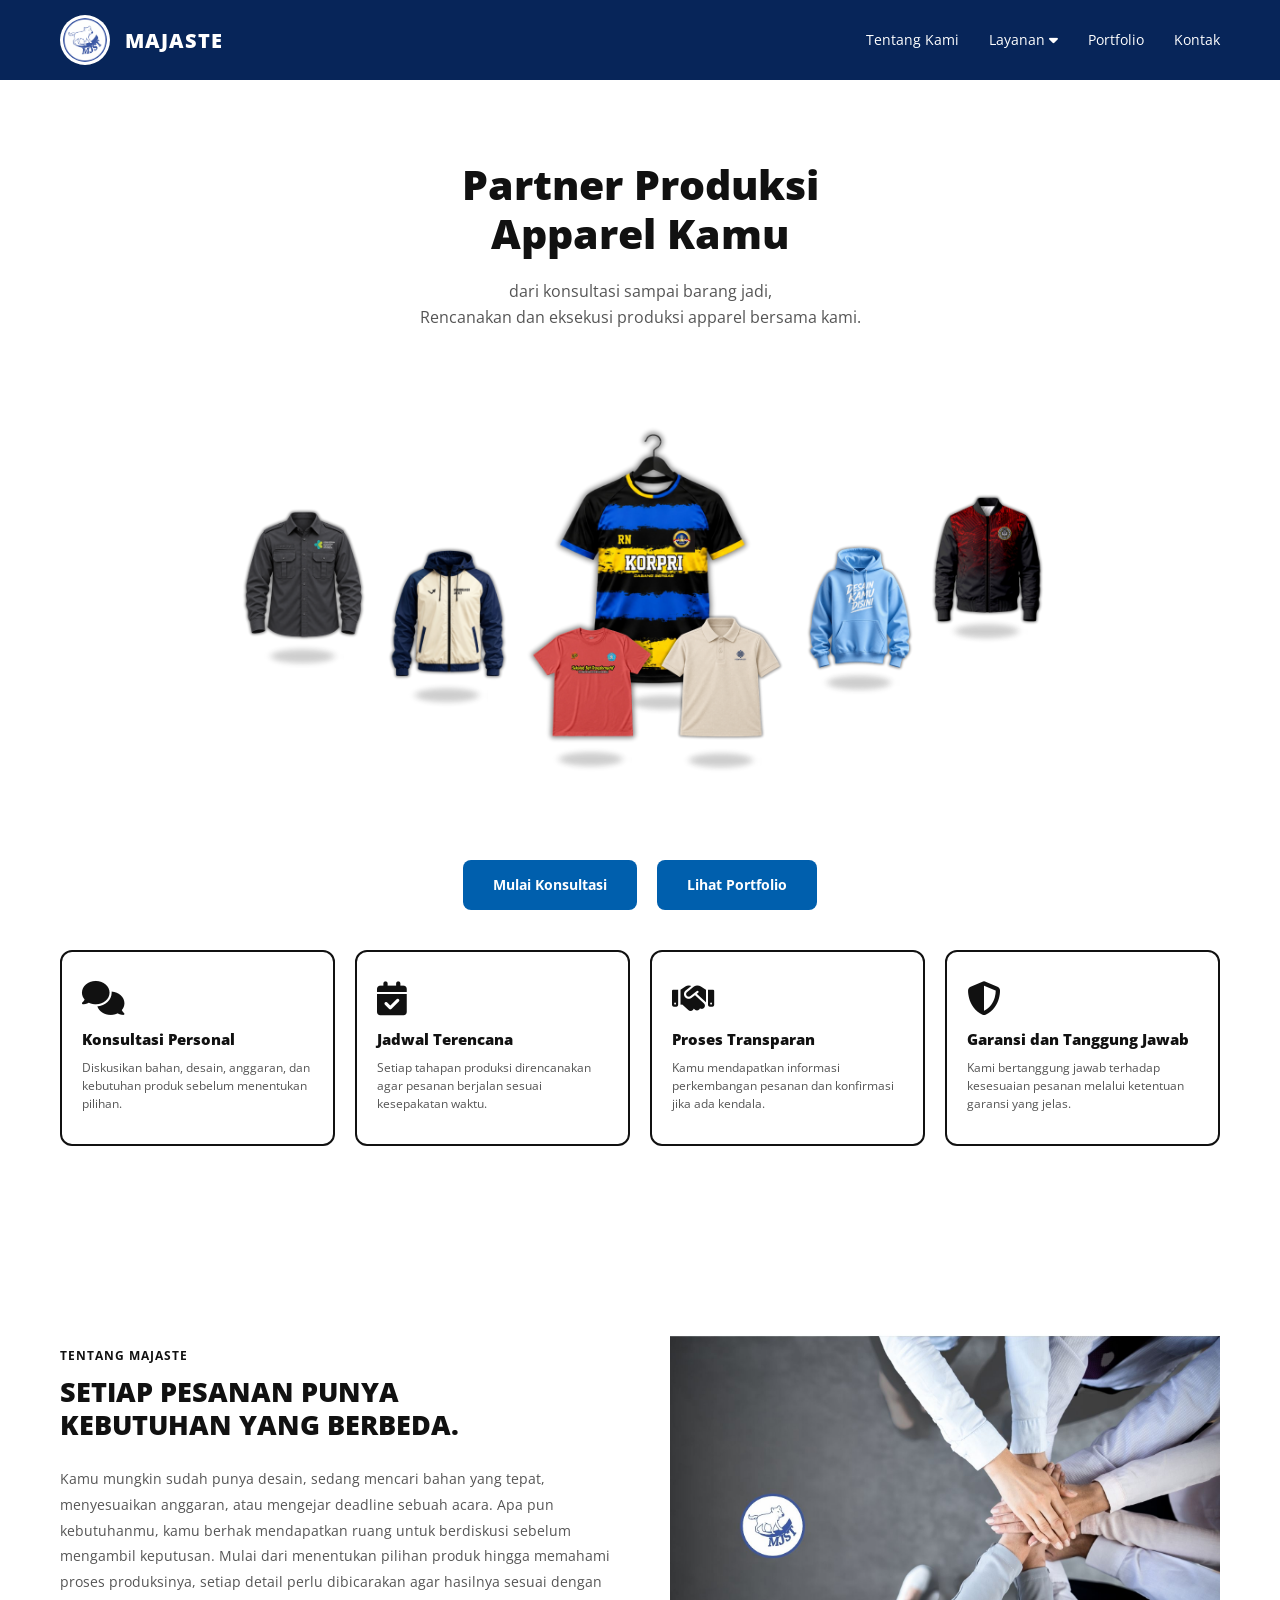
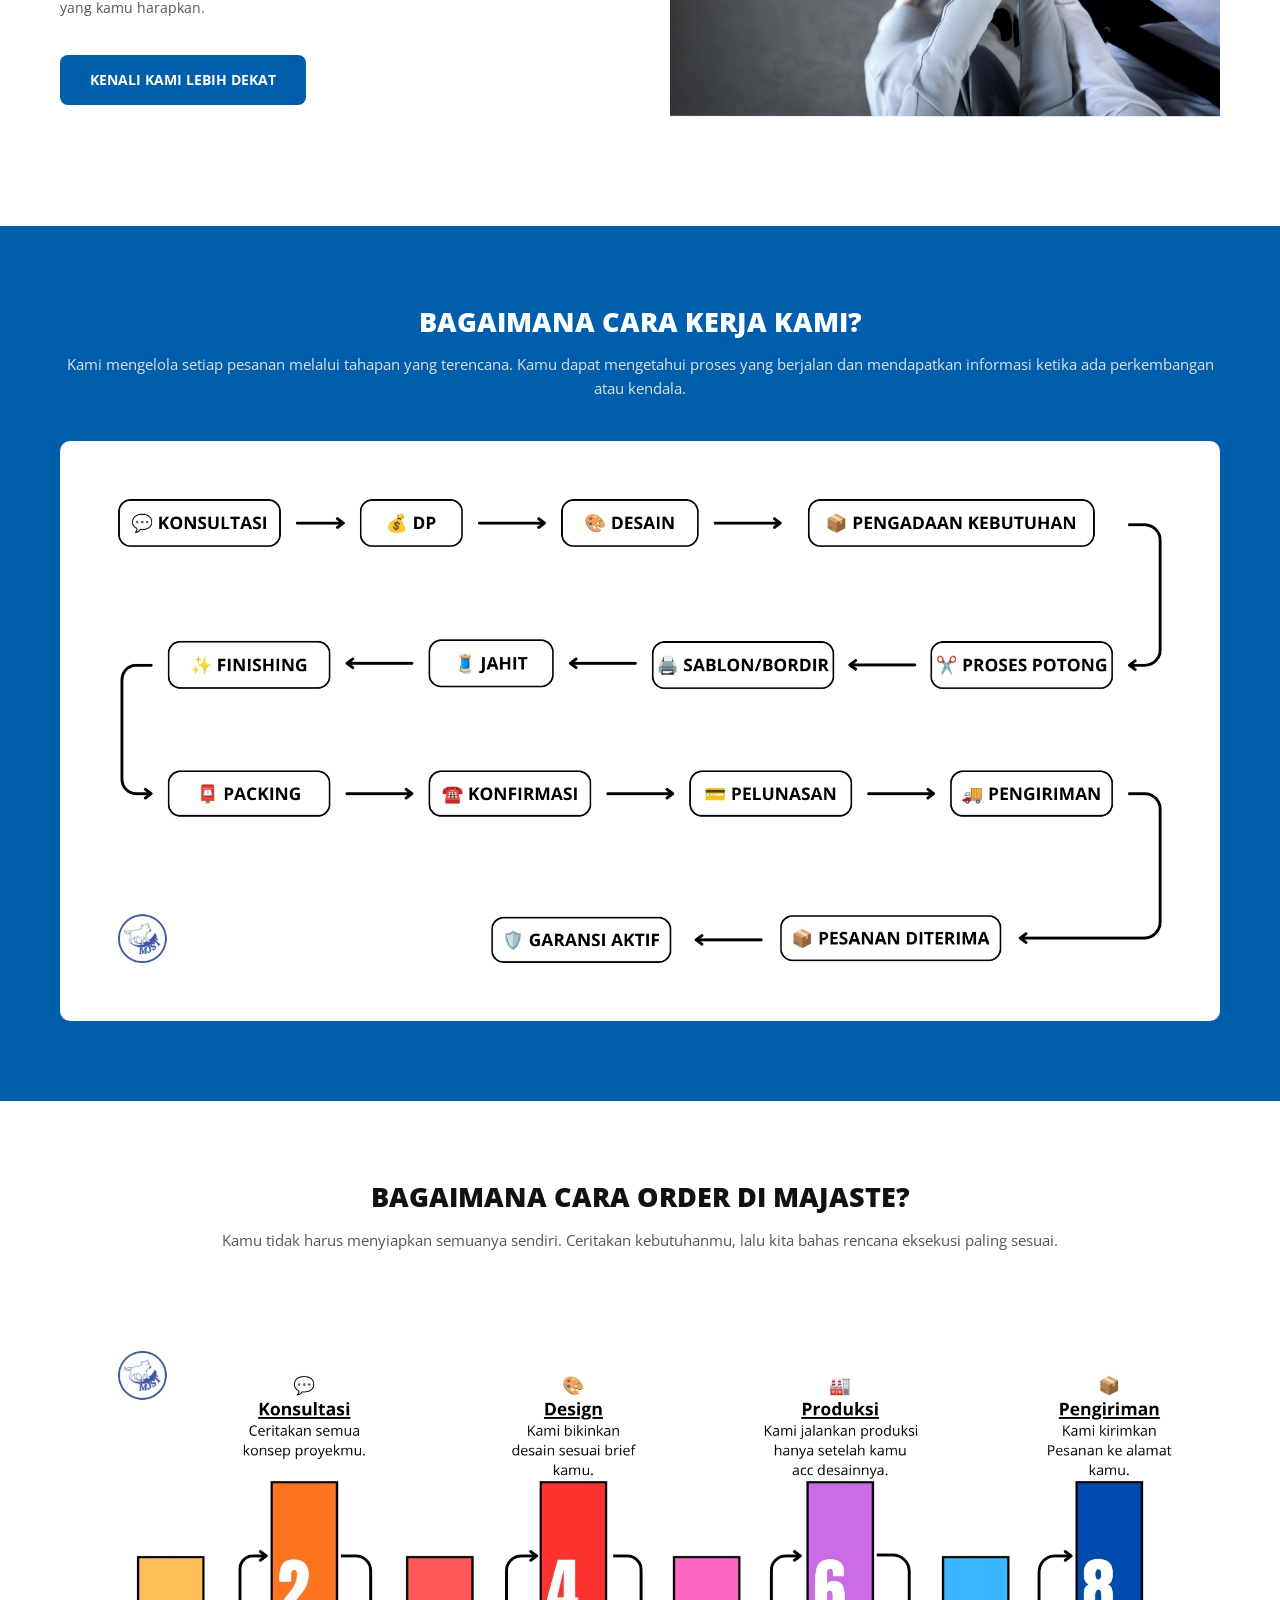
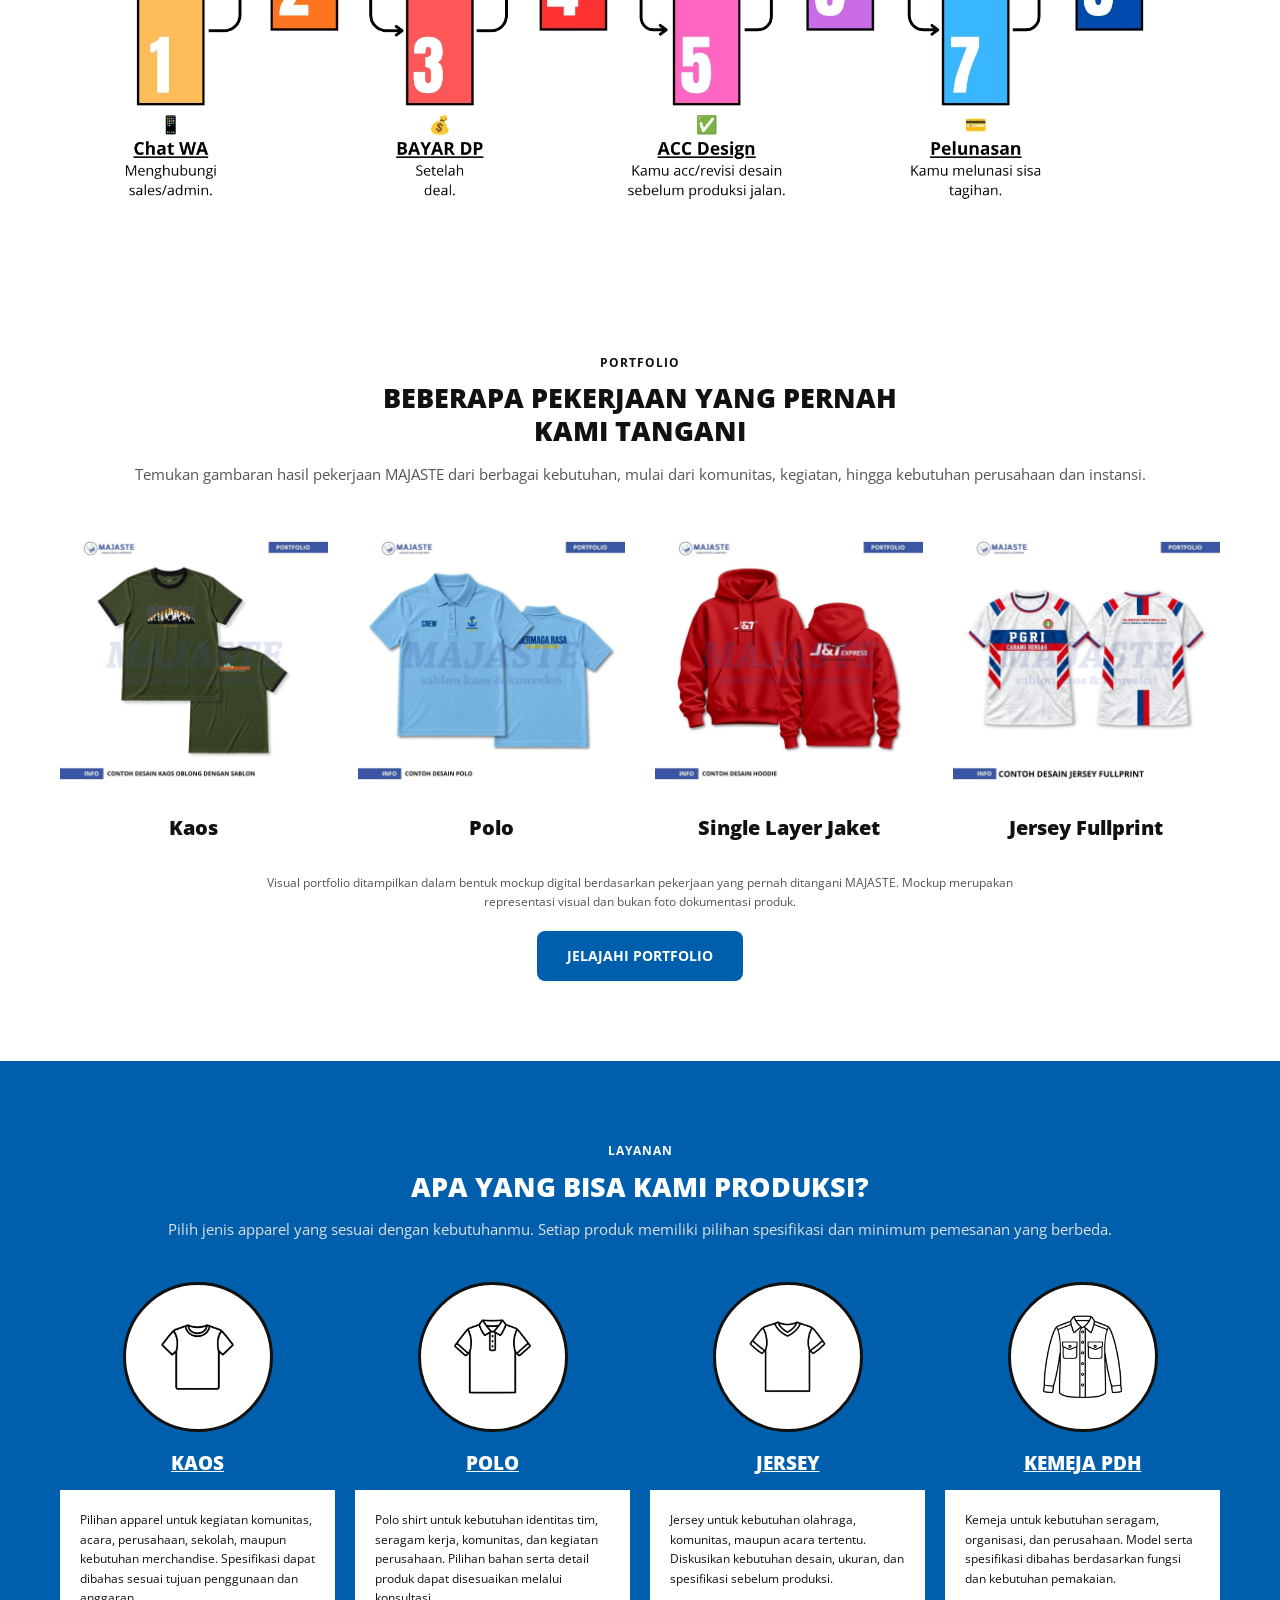
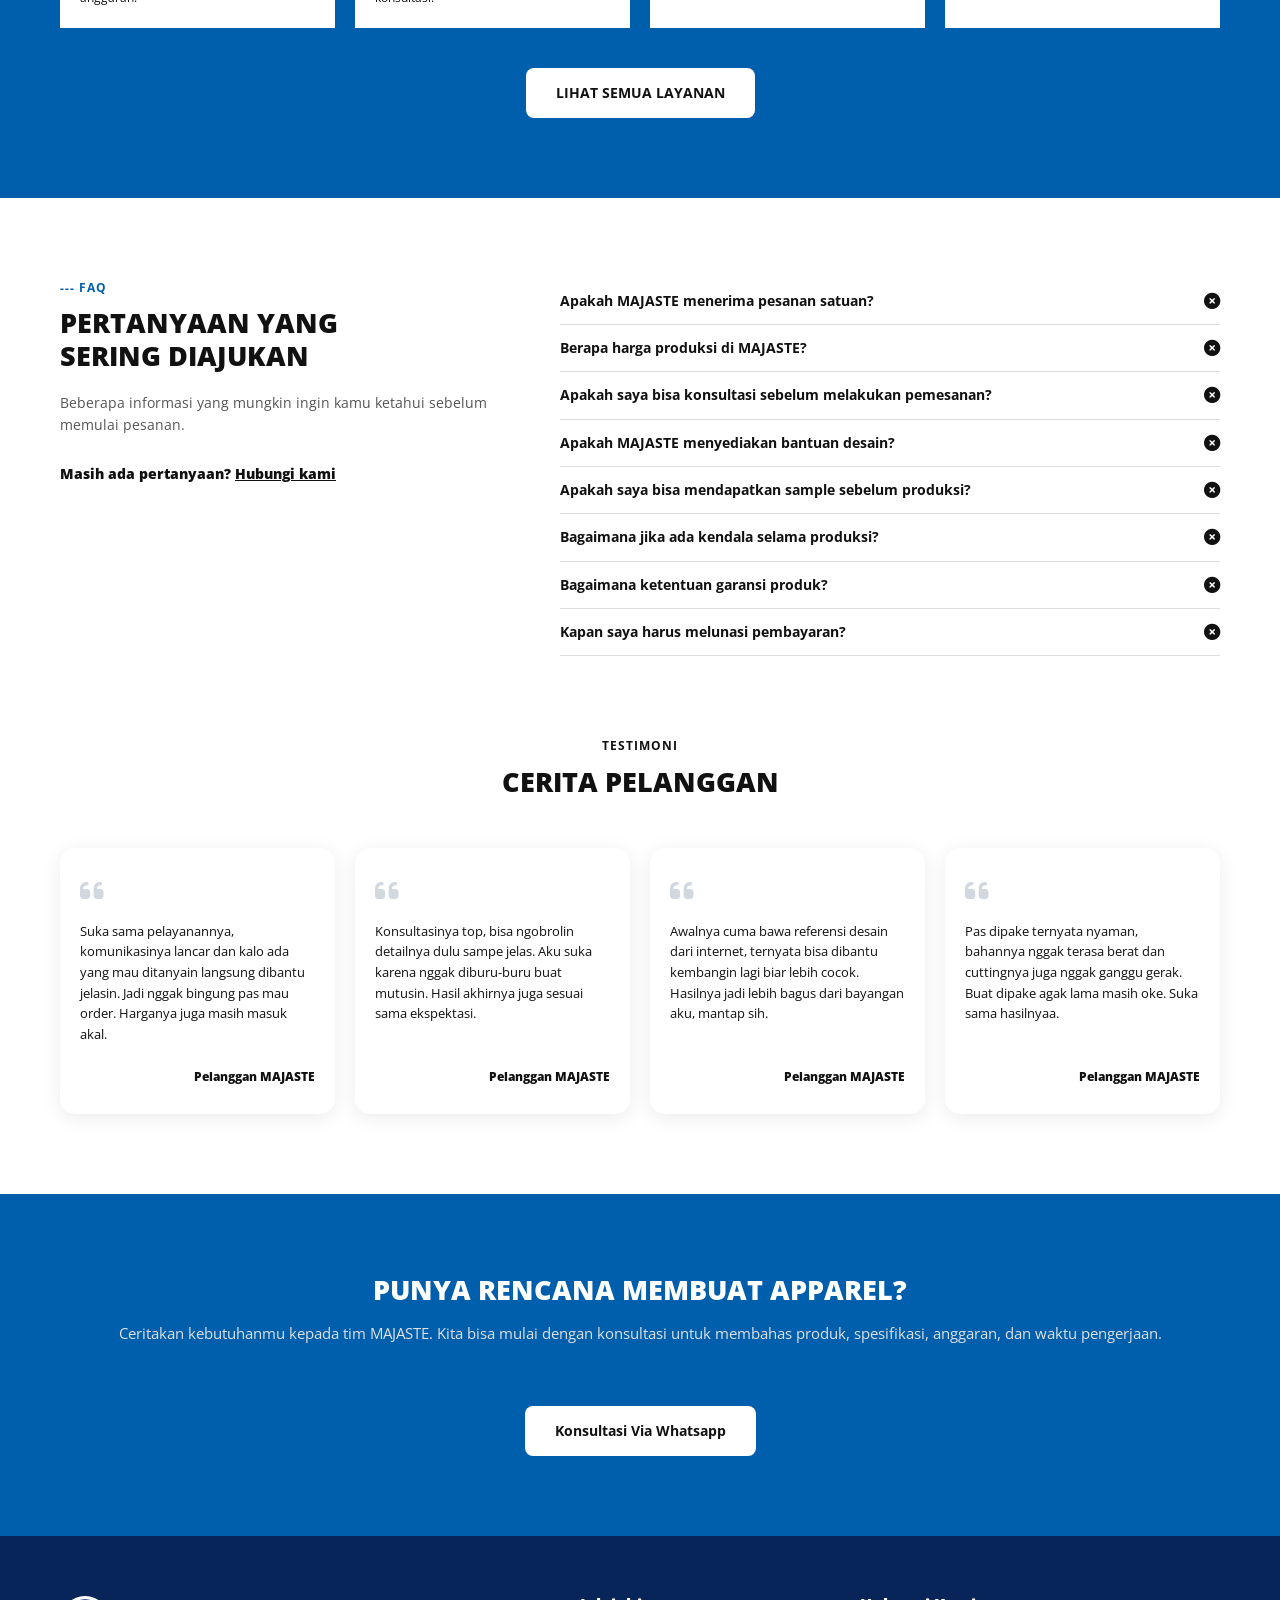
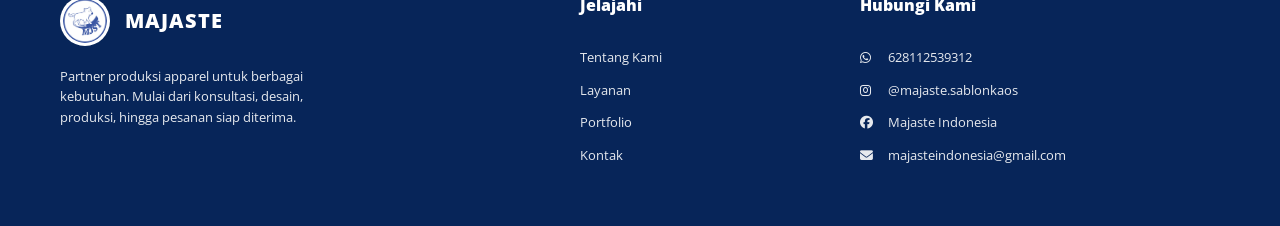
<file: index.html>
<!DOCTYPE html>
<html lang="id">
<head>
    <meta charset="UTF-8">
    <meta name="viewport" content="width=device-width, initial-scale=1.0">
    <title>MAJASTE - Partner Produksi Apparel Kamu</title>
    <link href="https://fonts.googleapis.com/css2?family=Open+Sans:wght@400;700;800&display=swap" rel="stylesheet">
    <link rel="stylesheet" href="https://cdnjs.cloudflare.com/ajax/libs/font-awesome/6.4.0/css/all.min.css">
    
    <!-- CSS PUSAT & CSS HOME -->
    <link rel="stylesheet" href="css/style.css">
    <link rel="stylesheet" href="css/home.css">
</head>
<body>
    <header class="header">
        <div class="container header-container">
            <a href="index.html" class="logo-area">
                <img src="assets/images/logo.png" alt="Logo Majaste" class="logo-img">
                <span class="logo-text">MAJASTE</span>
            </a>
            <button class="hamburger"><i class="fa-solid fa-bars"></i></button>
            <nav class="nav-menu">
                <a href="tentang.html">Tentang Kami</a>
                <div class="dropdown">
                    <a href="layanan.html" class="dropbtn">Layanan <i class="fa-solid fa-caret-down"></i></a>
                    <div class="dropdown-content">
                        <a href="layanan/kaos.html">Kaos</a>
                        <a href="layanan/polo.html">Polo</a>
                        <a href="layanan/jersey.html">Jersey</a>
                        <a href="layanan/kemejapdh.html">Kemeja PDH</a>
                        <a href="layanan/jaketsingle.html">Jaket Single</a>
                        <a href="layanan/jaketdouble.html">Jaket Double</a>
                        <a href="layanan/training.html">Training</a>
                    </div>
                </div>
                <a href="portfolio.html">Portfolio</a>
                <a href="kontak.html">Kontak</a>
            </nav>
        </div>
    </header>

    <section class="hero section-putih">
        <div class="container hero-container text-center">
            <h1 class="hero-title">Partner Produksi<br>Apparel Kamu</h1>
            <p class="hero-subtitle">dari konsultasi sampai barang jadi,<br>Rencanakan dan eksekusi produksi apparel bersama kami.</p>
            <div class="hero-image-wrapper">
                <img src="assets/images/bghero.png" alt="Mockup Apparel" class="hero-img">
            </div>
            <div class="hero-buttons">
                <a href="kontak.html" class="btn btn-primary btn-animasi">Mulai Konsultasi</a>
                <a href="portfolio.html" class="btn btn-primary btn-animasi">Lihat Portfolio</a>
            </div>
        </div>
    </section>

    <section class="usp section-putih pt-0">
        <div class="container">
            <div class="usp-grid">
                <div class="usp-card">
                    <i class="fa-solid fa-comments usp-icon"></i>
                    <h3>Konsultasi Personal</h3>
                    <p>Diskusikan bahan, desain, anggaran, dan kebutuhan produk sebelum menentukan pilihan.</p>
                </div>
                <div class="usp-card">
                    <i class="fa-solid fa-calendar-check usp-icon"></i>
                    <h3>Jadwal Terencana</h3>
                    <p>Setiap tahapan produksi direncanakan agar pesanan berjalan sesuai kesepakatan waktu.</p>
                </div>
                <div class="usp-card">
                    <i class="fa-solid fa-handshake usp-icon"></i>
                    <h3>Proses Transparan</h3>
                    <p>Kamu mendapatkan informasi perkembangan pesanan dan konfirmasi jika ada kendala.</p>
                </div>
                <div class="usp-card">
                    <i class="fa-solid fa-shield-halved usp-icon"></i>
                    <h3>Garansi dan Tanggung Jawab</h3>
                    <p>Kami bertanggung jawab terhadap kesesuaian pesanan melalui ketentuan garansi yang jelas.</p>
                </div>
            </div>
        </div>
    </section>

    <section class="tentang section-putih">
        <div class="container tentang-container">
            <div class="tentang-text">
                <span class="sub-label">tentang Majaste</span>
                <h2>SETIAP PESANAN PUNYA<br>KEBUTUHAN YANG BERBEDA.</h2>
                <p>Kamu mungkin sudah punya desain, sedang mencari bahan yang tepat, menyesuaikan anggaran, atau mengejar deadline sebuah acara. Apa pun kebutuhanmu, kamu berhak mendapatkan ruang untuk berdiskusi sebelum mengambil keputusan. Mulai dari menentukan pilihan produk hingga memahami proses produksinya, setiap detail perlu dibicarakan agar hasilnya sesuai dengan yang kamu harapkan.</p>
                <a href="tentang.html" class="btn btn-primary mt-20 btn-animasi">KENALI KAMI LEBIH DEKAT</a>
            </div>
            <div class="tentang-image">
                <img src="assets/images/tentang.jpg" alt="Tim Majaste">
            </div>
        </div>
    </section>

    <section class="cara-kerja section-biru">
        <div class="container text-center">
            <h2>BAGAIMANA CARA KERJA KAMI?</h2>
            <p class="section-desc">Kami mengelola setiap pesanan melalui tahapan yang terencana. Kamu dapat mengetahui proses yang berjalan dan mendapatkan informasi ketika ada perkembangan atau kendala.</p>
            <div class="image-flow-wrapper">
                <img src="assets/images/carakerja.jpg" alt="Alur Cara Kerja Majaste" class="img-fluid">
            </div>
        </div>
    </section>

    <section class="cara-order section-putih">
        <div class="container text-center">
            <h2>BAGAIMANA CARA ORDER DI MAJASTE?</h2>
            <p class="section-desc text-dark">Kamu tidak harus menyiapkan semuanya sendiri. Ceritakan kebutuhanmu, lalu kita bahas rencana eksekusi paling sesuai.</p>
            <div class="image-flow-wrapper mt-40">
                <img src="assets/images/caraorder.jpg" alt="Alur Cara Order Majaste" class="img-fluid">
            </div>
        </div>
    </section>

    <section class="portfolio-home section-putih pt-0">
        <div class="container text-center">
            <span class="sub-label">PORTFOLIO</span>
            <h2>BEBERAPA PEKERJAAN YANG PERNAH<br>KAMI TANGANI</h2>
            <p class="section-desc text-dark">Temukan gambaran hasil pekerjaan MAJASTE dari berbagai kebutuhan, mulai dari komunitas, kegiatan, hingga kebutuhan perusahaan dan instansi.</p>
            <div class="port-grid">
                <div class="port-card">
                    <img src="" alt="Kaos" id="img-kaos" class="random-img">
                    <h3>Kaos</h3>
                </div>
                <div class="port-card">
                    <img src="" alt="Polo" id="img-polo" class="random-img">
                    <h3>Polo</h3>
                </div>
                <div class="port-card">
                    <img src="" alt="Jaket Single Layer" id="img-jaket" class="random-img">
                    <h3>Single Layer Jaket</h3>
                </div>
                <div class="port-card">
                    <img src="" alt="Jersey Fullprint" id="img-jersey" class="random-img">
                    <h3>Jersey Fullprint</h3>
                </div>
            </div>
            <p class="port-note">Visual portfolio ditampilkan dalam bentuk mockup digital berdasarkan pekerjaan yang pernah ditangani MAJASTE. Mockup merupakan representasi visual dan bukan foto dokumentasi produk.</p>
            <a href="portfolio.html" class="btn btn-primary mt-20 btn-animasi">JELAJAHI PORTFOLIO</a>
        </div>
    </section>

    <section class="layanan-home section-biru">
        <div class="container text-center">
            <span class="sub-label text-white">LAYANAN</span>
            <h2>APA YANG BISA KAMI PRODUKSI?</h2>
            <p class="section-desc">Pilih jenis apparel yang sesuai dengan kebutuhanmu. Setiap produk memiliki pilihan spesifikasi dan minimum pemesanan yang berbeda.</p>
            <div class="layanan-grid">
                <div class="layanan-card">
                    <div class="layanan-icon-wrapper"><img src="assets/icons/kaos.png" alt="Kaos"></div>
                    <h3 class="layanan-title">KAOS</h3>
                    <div class="layanan-desc-box"><p>Pilihan apparel untuk kegiatan komunitas, acara, perusahaan, sekolah, maupun kebutuhan merchandise. Spesifikasi dapat dibahas sesuai tujuan penggunaan dan anggaran.</p></div>
                </div>
                <div class="layanan-card">
                    <div class="layanan-icon-wrapper"><img src="assets/icons/polo.png" alt="Polo"></div>
                    <h3 class="layanan-title">POLO</h3>
                    <div class="layanan-desc-box"><p>Polo shirt untuk kebutuhan identitas tim, seragam kerja, komunitas, dan kegiatan perusahaan. Pilihan bahan serta detail produk dapat disesuaikan melalui konsultasi.</p></div>
                </div>
                <div class="layanan-card">
                    <div class="layanan-icon-wrapper"><img src="assets/icons/jersey.png" alt="Jersey"></div>
                    <h3 class="layanan-title">JERSEY</h3>
                    <div class="layanan-desc-box"><p>Jersey untuk kebutuhan olahraga, komunitas, maupun acara tertentu. Diskusikan kebutuhan desain, ukuran, dan spesifikasi sebelum produksi.</p></div>
                </div>
                <div class="layanan-card">
                    <div class="layanan-icon-wrapper"><img src="assets/icons/kemejapdh.png" alt="Kemeja"></div>
                    <h3 class="layanan-title">KEMEJA PDH</h3>
                    <div class="layanan-desc-box"><p>Kemeja untuk kebutuhan seragam, organisasi, dan perusahaan. Model serta spesifikasi dibahas berdasarkan fungsi dan kebutuhan pemakaian.</p></div>
                </div>
            </div>
            <a href="layanan.html" class="btn btn-white mt-40 btn-animasi">LIHAT SEMUA LAYANAN</a>
        </div>
    </section>

    <section class="faq section-putih">
        <div class="container faq-container">
            <div class="faq-text">
                <span class="sub-label" style="color: #005fad;">--- FAQ</span>
                <h2>Pertanyaan yang<br>Sering Diajukan</h2>
                <p>Beberapa informasi yang mungkin ingin kamu ketahui sebelum memulai pesanan.</p>
                <h4>Masih ada pertanyaan? <a href="kontak.html" style="color: inherit; text-decoration: underline;">Hubungi kami</a></h4>
            </div>
            <div class="faq-list">
                <div class="faq-item">
                    <input type="checkbox" id="faq1" class="faq-input">
                    <label for="faq1" class="faq-label"><h4>Apakah MAJASTE menerima pesanan satuan?</h4><i class="fa-solid fa-circle-xmark"></i></label>
                    <div class="faq-content"><p>MAJASTE melayani pesanan dengan minimum order quantity (MOQ). Jumlah minimum berbeda untuk setiap jenis produk karena kebutuhan bahan dan proses produksinya juga berbeda. Informasi MOQ dapat dilihat pada halaman masing-masing produk.</p></div>
                </div>
                <div class="faq-item">
                    <input type="checkbox" id="faq2" class="faq-input">
                    <label for="faq2" class="faq-label"><h4>Berapa harga produksi di MAJASTE?</h4><i class="fa-solid fa-circle-xmark"></i></label>
                    <div class="faq-content"><p>Harga bergantung pada jenis produk, bahan, desain, spesifikasi, dan jumlah pesanan. Kamu dapat melihat pricelist pada halaman masing-masing produk atau berkonsultasi langsung dengan tim MAJASTE.</p></div>
                </div>
                <div class="faq-item">
                    <input type="checkbox" id="faq3" class="faq-input">
                    <label for="faq3" class="faq-label"><h4>Apakah saya bisa konsultasi sebelum melakukan pemesanan?</h4><i class="fa-solid fa-circle-xmark"></i></label>
                    <div class="faq-content"><p>Tentu. Kamu dapat berdiskusi mengenai kebutuhan, bahan, desain, anggaran, dan deadline terlebih dahulu. Pertemuan dapat dijadwalkan di tempat produksi atau lokasi lain yang disepakati.</p></div>
                </div>
                <div class="faq-item">
                    <input type="checkbox" id="faq4" class="faq-input">
                    <label for="faq4" class="faq-label"><h4>Apakah MAJASTE menyediakan bantuan desain?</h4><i class="fa-solid fa-circle-xmark"></i></label>
                    <div class="faq-content"><p>Ya. Setelah pembayaran DP, kamu mendapatkan layanan desain gratis tanpa biaya tambahan. Proses produksi baru dimulai setelah desain mendapatkan persetujuanmu.</p></div>
                </div>
                <div class="faq-item">
                    <input type="checkbox" id="faq5" class="faq-input">
                    <label for="faq5" class="faq-label"><h4>Apakah saya bisa mendapatkan sample sebelum produksi?</h4><i class="fa-solid fa-circle-xmark"></i></label>
                    <div class="faq-content"><p>Free sample tersedia untuk pesanan minimal 50 pcs yang sudah membayar DP. Pelaksanaannya tetap mempertimbangkan ketersediaan waktu untuk proses pembuatan dan review sample.</p></div>
                </div>
                <div class="faq-item">
                    <input type="checkbox" id="faq6" class="faq-input">
                    <label for="faq6" class="faq-label"><h4>Bagaimana jika ada kendala selama produksi?</h4><i class="fa-solid fa-circle-xmark"></i></label>
                    <div class="faq-content"><p>Tim MAJASTE akan menyampaikan perkembangan pesanan. Jika terdapat kendala yang memengaruhi proses produksi, tim akan mengonfirmasikannya terlebih dahulu.</p></div>
                </div>
                <div class="faq-item">
                    <input type="checkbox" id="faq7" class="faq-input">
                    <label for="faq7" class="faq-label"><h4>Bagaimana ketentuan garansi produk?</h4><i class="fa-solid fa-circle-xmark"></i></label>
                    <div class="faq-content"><p>Unit yang mengalami cacat bahan seperti kain bolong, warna sablon yang tidak sesuai dengan desain yang disetujui, ukuran yang tidak sesuai spesifikasi, atau cacat jahitan akibat proses produksi dapat diajukan untuk penggantian produk baru. Pemeriksaan dan pengajuan klaim harus dilakukan maksimal 3 hari sejak barang diterima. Garansi tidak berlaku untuk kerusakan akibat kesalahan penggunaan atau perawatan.</p></div>
                </div>
                <div class="faq-item">
                    <input type="checkbox" id="faq8" class="faq-input">
                    <label for="faq8" class="faq-label"><h4>Kapan saya harus melunasi pembayaran?</h4><i class="fa-solid fa-circle-xmark"></i></label>
                    <div class="faq-content"><p>Pembayaran dilakukan melalui DP pada awal pemesanan. Sisa pembayaran dilunasi saat pengambilan barang atau sebelum pesanan dikirim melalui ekspedisi.</p></div>
                </div>
            </div>
        </div>
    </section>

    <section class="testimoni section-putih pt-0">
        <div class="container text-center">
            <span class="sub-label">TESTIMONI</span>
            <h2>CERITA PELANGGAN</h2>
            <div class="testi-grid mt-40">
                <div class="testi-card"><i class="fa-solid fa-quote-left quote-icon"></i><p>Suka sama pelayanannya, komunikasinya lancar dan kalo ada yang mau ditanyain langsung dibantu jelasin. Jadi nggak bingung pas mau order. Harganya juga masih masuk akal.</p><h4>Pelanggan MAJASTE</h4></div>
                <div class="testi-card"><i class="fa-solid fa-quote-left quote-icon"></i><p>Konsultasinya top, bisa ngobrolin detailnya dulu sampe jelas. Aku suka karena nggak diburu-buru buat mutusin. Hasil akhirnya juga sesuai sama ekspektasi.</p><h4>Pelanggan MAJASTE</h4></div>
                <div class="testi-card"><i class="fa-solid fa-quote-left quote-icon"></i><p>Awalnya cuma bawa referensi desain dari internet, ternyata bisa dibantu kembangin lagi biar lebih cocok. Hasilnya jadi lebih bagus dari bayangan aku, mantap sih.</p><h4>Pelanggan MAJASTE</h4></div>
                <div class="testi-card"><i class="fa-solid fa-quote-left quote-icon"></i><p>Pas dipake ternyata nyaman, bahannya nggak terasa berat dan cuttingnya juga nggak ganggu gerak. Buat dipake agak lama masih oke. Suka sama hasilnyaa.</p><h4>Pelanggan MAJASTE</h4></div>
            </div>
        </div>
    </section>

    <section class="cta section-biru">
        <div class="container text-center">
            <h2>PUNYA RENCANA MEMBUAT APPAREL?</h2>
            <p class="section-desc">Ceritakan kebutuhanmu kepada tim MAJASTE. Kita bisa mulai dengan konsultasi untuk membahas produk, spesifikasi, anggaran, dan waktu pengerjaan.</p>
            <a href="https://wa.me/628112539312" target="_blank" class="btn btn-white mt-20 btn-animasi">Konsultasi Via Whatsapp</a>
        </div>
    </section>

    <footer class="footer">
        <div class="container footer-container">
            <div class="footer-brand">
                <div class="logo-area"><img src="assets/images/logo.png" alt="Logo Majaste" class="logo-img"><span class="logo-text">MAJASTE</span></div>
                <p>Partner produksi apparel untuk berbagai kebutuhan. Mulai dari konsultasi, desain, produksi, hingga pesanan siap diterima.</p>
            </div>
            <div class="footer-links">
                <h3>Jelajahi</h3>
                <a href="tentang.html">Tentang Kami</a><a href="layanan.html">Layanan</a><a href="portfolio.html">Portfolio</a><a href="kontak.html">Kontak</a>
            </div>
            <div class="footer-contact">
                <h3>Hubungi Kami</h3>
                <a href="https://wa.me/628112539312"><i class="fa-brands fa-whatsapp"></i> 628112539312</a>
                <a href="https://instagram.com/majaste.sablonkaos" target="_blank"><i class="fa-brands fa-instagram"></i> @majaste.sablonkaos</a>
                <a href="#"><i class="fa-brands fa-facebook"></i> Majaste Indonesia</a>
                <a href="mailto:majasteindonesia@gmail.com"><i class="fa-solid fa-envelope"></i> majasteindonesia@gmail.com</a>
            </div>
        </div>
    </footer>
    <script src="js/script.js"></script>
</body>
</html>
</file>
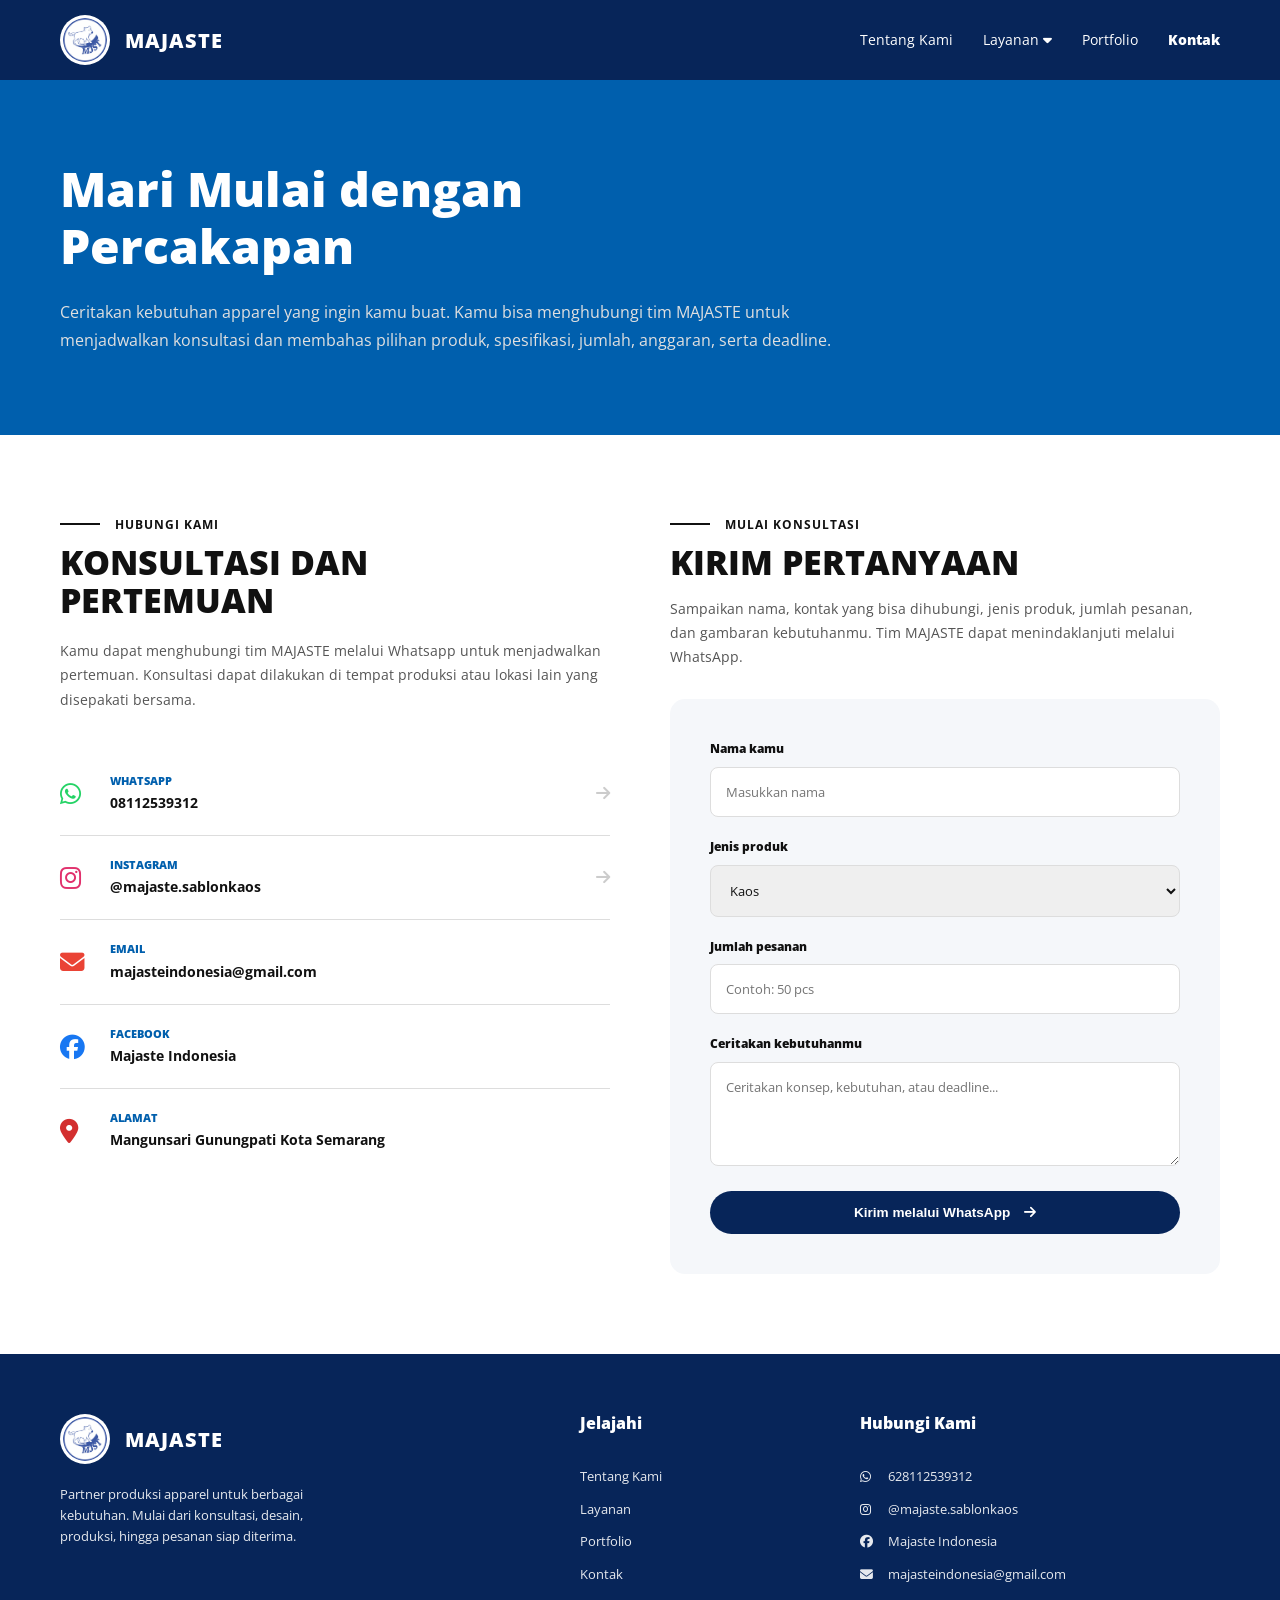
<file: kontak.html>
<!DOCTYPE html>
<html lang="id">
<head>
    <meta charset="UTF-8">
    <meta name="viewport" content="width=device-width, initial-scale=1.0">
    <title>Kontak - MAJASTE</title>
    <link href="https://fonts.googleapis.com/css2?family=Open+Sans:wght@400;700;800&display=swap" rel="stylesheet">
    <link rel="stylesheet" href="https://cdnjs.cloudflare.com/ajax/libs/font-awesome/6.4.0/css/all.min.css">
    
    <!-- CSS PUSAT & CSS KONTAK -->
    <link rel="stylesheet" href="css/style.css">
    <link rel="stylesheet" href="css/kontak.css">
</head>
<body>
    <header class="header">
        <div class="container header-container">
            <a href="index.html" class="logo-area">
                <img src="assets/images/logo.png" alt="Logo Majaste" class="logo-img">
                <span class="logo-text">MAJASTE</span>
            </a>
            <button class="hamburger"><i class="fa-solid fa-bars"></i></button>
            <nav class="nav-menu">
                <a href="tentang.html">Tentang Kami</a>
                <div class="dropdown">
                    <a href="layanan.html" class="dropbtn">Layanan <i class="fa-solid fa-caret-down"></i></a>
                    <div class="dropdown-content">
                        <a href="layanan/kaos.html">Kaos</a><a href="layanan/polo.html">Polo</a><a href="layanan/jersey.html">Jersey</a><a href="layanan/kemejapdh.html">Kemeja PDH</a><a href="layanan/jaketsingle.html">Jaket Single</a><a href="layanan/jaketdouble.html">Jaket Double</a><a href="layanan/training.html">Training</a>
                    </div>
                </div>
                <a href="portfolio.html">Portfolio</a>
                <a href="kontak.html" style="font-weight: 800;">Kontak</a>
            </nav>
        </div>
    </header>

    <section class="section-biru tentang-hero">
        <div class="container">
            <h1 class="hero-title-left" style="font-size: 3.5rem; line-height: 1.2; margin-bottom: 25px;">Mari Mulai dengan<br>Percakapan</h1>
            <p class="section-desc" style="max-width: 800px; margin-bottom: 0; font-size: 1.2rem; line-height: 1.7;">Ceritakan kebutuhan apparel yang ingin kamu buat. Kamu bisa menghubungi tim MAJASTE untuk menjadwalkan konsultasi dan membahas pilihan produk, spesifikasi, jumlah, anggaran, serta deadline.</p>
        </div>
    </section>

    <section class="kontak-section section-putih">
        <div class="container kontak-container">
            <div class="kontak-info">
                <div class="kontak-header"><span class="garis-kecil"></span><span class="sub-label" style="color: var(--teks-gelap); margin-bottom: 0;">HUBUNGI KAMI</span></div>
                <h2 style="font-size: 2.5rem; line-height: 1.1; margin-bottom: 20px;">Konsultasi dan<br>Pertemuan</h2>
                <p style="color: var(--teks-abu); margin-bottom: 40px; font-size: 1.05rem; line-height: 1.7;">Kamu dapat menghubungi tim MAJASTE melalui Whatsapp untuk menjadwalkan pertemuan. Konsultasi dapat dilakukan di tempat produksi atau lokasi lain yang disepakati bersama.</p>
                <div class="list-kontak">
                    <a href="https://wa.me/628112539312" target="_blank" class="kontak-item">
                        <div class="kontak-icon"><i class="fa-brands fa-whatsapp" style="color: #25D366;"></i></div>
                        <div class="kontak-detail"><span class="kontak-label">WHATSAPP</span><span class="kontak-value">08112539312</span></div>
                        <i class="fa-solid fa-arrow-right kontak-arrow"></i>
                    </a>
                    <a href="https://instagram.com/majaste.sablonkaos" target="_blank" class="kontak-item">
                        <div class="kontak-icon"><i class="fa-brands fa-instagram" style="color: #E1306C;"></i></div>
                        <div class="kontak-detail"><span class="kontak-label">INSTAGRAM</span><span class="kontak-value">@majaste.sablonkaos</span></div>
                        <i class="fa-solid fa-arrow-right kontak-arrow"></i>
                    </a>
                    <div class="kontak-item" style="cursor: default;">
                        <div class="kontak-icon"><i class="fa-solid fa-envelope" style="color: #EA4335;"></i></div>
                        <div class="kontak-detail"><span class="kontak-label">EMAIL</span><span class="kontak-value">majasteindonesia@gmail.com</span></div>
                    </div>
                    <div class="kontak-item" style="cursor: default;">
                        <div class="kontak-icon"><i class="fa-brands fa-facebook" style="color: #1877F2;"></i></div>
                        <div class="kontak-detail"><span class="kontak-label">FACEBOOK</span><span class="kontak-value">Majaste Indonesia</span></div>
                    </div>
                    <div class="kontak-item" style="cursor: default;">
                        <div class="kontak-icon"><i class="fa-solid fa-location-dot" style="color: #D32F2F;"></i></div>
                        <div class="kontak-detail"><span class="kontak-label">ALAMAT</span><span class="kontak-value">Mangunsari Gunungpati Kota Semarang</span></div>
                    </div>
                </div>
            </div>

            <div class="kontak-form-wrapper">
                <div class="kontak-header"><span class="garis-kecil"></span><span class="sub-label" style="color: var(--teks-gelap); margin-bottom: 0;">Mulai Konsultasi</span></div>
                <h2 style="font-size: 2.5rem; line-height: 1.1; margin-bottom: 15px;">Kirim Pertanyaan</h2>
                <p style="color: var(--teks-abu); margin-bottom: 30px; font-size: 1.05rem; line-height: 1.7;">Sampaikan nama, kontak yang bisa dihubungi, jenis produk, jumlah pesanan, dan gambaran kebutuhanmu. Tim MAJASTE dapat menindaklanjuti melalui WhatsApp.</p>
                <form id="form-wa" class="form-box">
                    <div class="form-group"><label for="nama">Nama kamu</label><input type="text" id="nama" placeholder="Masukkan nama" required></div>
                    <div class="form-group"><label for="produk">Jenis produk</label>
                        <select id="produk" required>
                            <option value="Kaos">Kaos</option><option value="Polo">Polo</option><option value="Jersey">Jersey</option><option value="Kemeja PDH">Kemeja PDH</option><option value="Jaket Single">Jaket Single</option><option value="Jaket Double">Jaket Double</option><option value="Training">Training</option>
                        </select>
                    </div>
                    <div class="form-group"><label for="jumlah">Jumlah pesanan</label><input type="text" id="jumlah" placeholder="Contoh: 50 pcs" required></div>
                    <div class="form-group"><label for="pesan">Ceritakan kebutuhanmu</label><textarea id="pesan" rows="4" placeholder="Ceritakan konsep, kebutuhan, atau deadline..." required></textarea></div>
                    <button type="submit" class="btn btn-primary btn-animasi" style="width: 100%; border-radius: 50px; background-color: var(--biru-header);">Kirim melalui WhatsApp <i class="fa-solid fa-arrow-right" style="margin-left: 10px;"></i></button>
                </form>
            </div>
        </div>
    </section>

    <footer class="footer">
        <div class="container footer-container">
            <div class="footer-brand">
                <div class="logo-area"><img src="assets/images/logo.png" alt="Logo Majaste" class="logo-img"><span class="logo-text">MAJASTE</span></div>
                <p>Partner produksi apparel untuk berbagai kebutuhan. Mulai dari konsultasi, desain, produksi, hingga pesanan siap diterima.</p>
            </div>
            <div class="footer-links">
                <h3>Jelajahi</h3>
                <a href="tentang.html">Tentang Kami</a><a href="layanan.html">Layanan</a><a href="portfolio.html">Portfolio</a><a href="kontak.html">Kontak</a>
            </div>
            <div class="footer-contact">
                <h3>Hubungi Kami</h3>
                <a href="https://wa.me/628112539312"><i class="fa-brands fa-whatsapp"></i> 628112539312</a>
                <a href="https://instagram.com/majaste.sablonkaos" target="_blank"><i class="fa-brands fa-instagram"></i> @majaste.sablonkaos</a>
                <a href="#"><i class="fa-brands fa-facebook"></i> Majaste Indonesia</a>
                <a href="mailto:majasteindonesia@gmail.com"><i class="fa-solid fa-envelope"></i> majasteindonesia@gmail.com</a>
            </div>
        </div>
    </footer>
    <script src="js/script.js"></script>
</body>
</html>
</file>
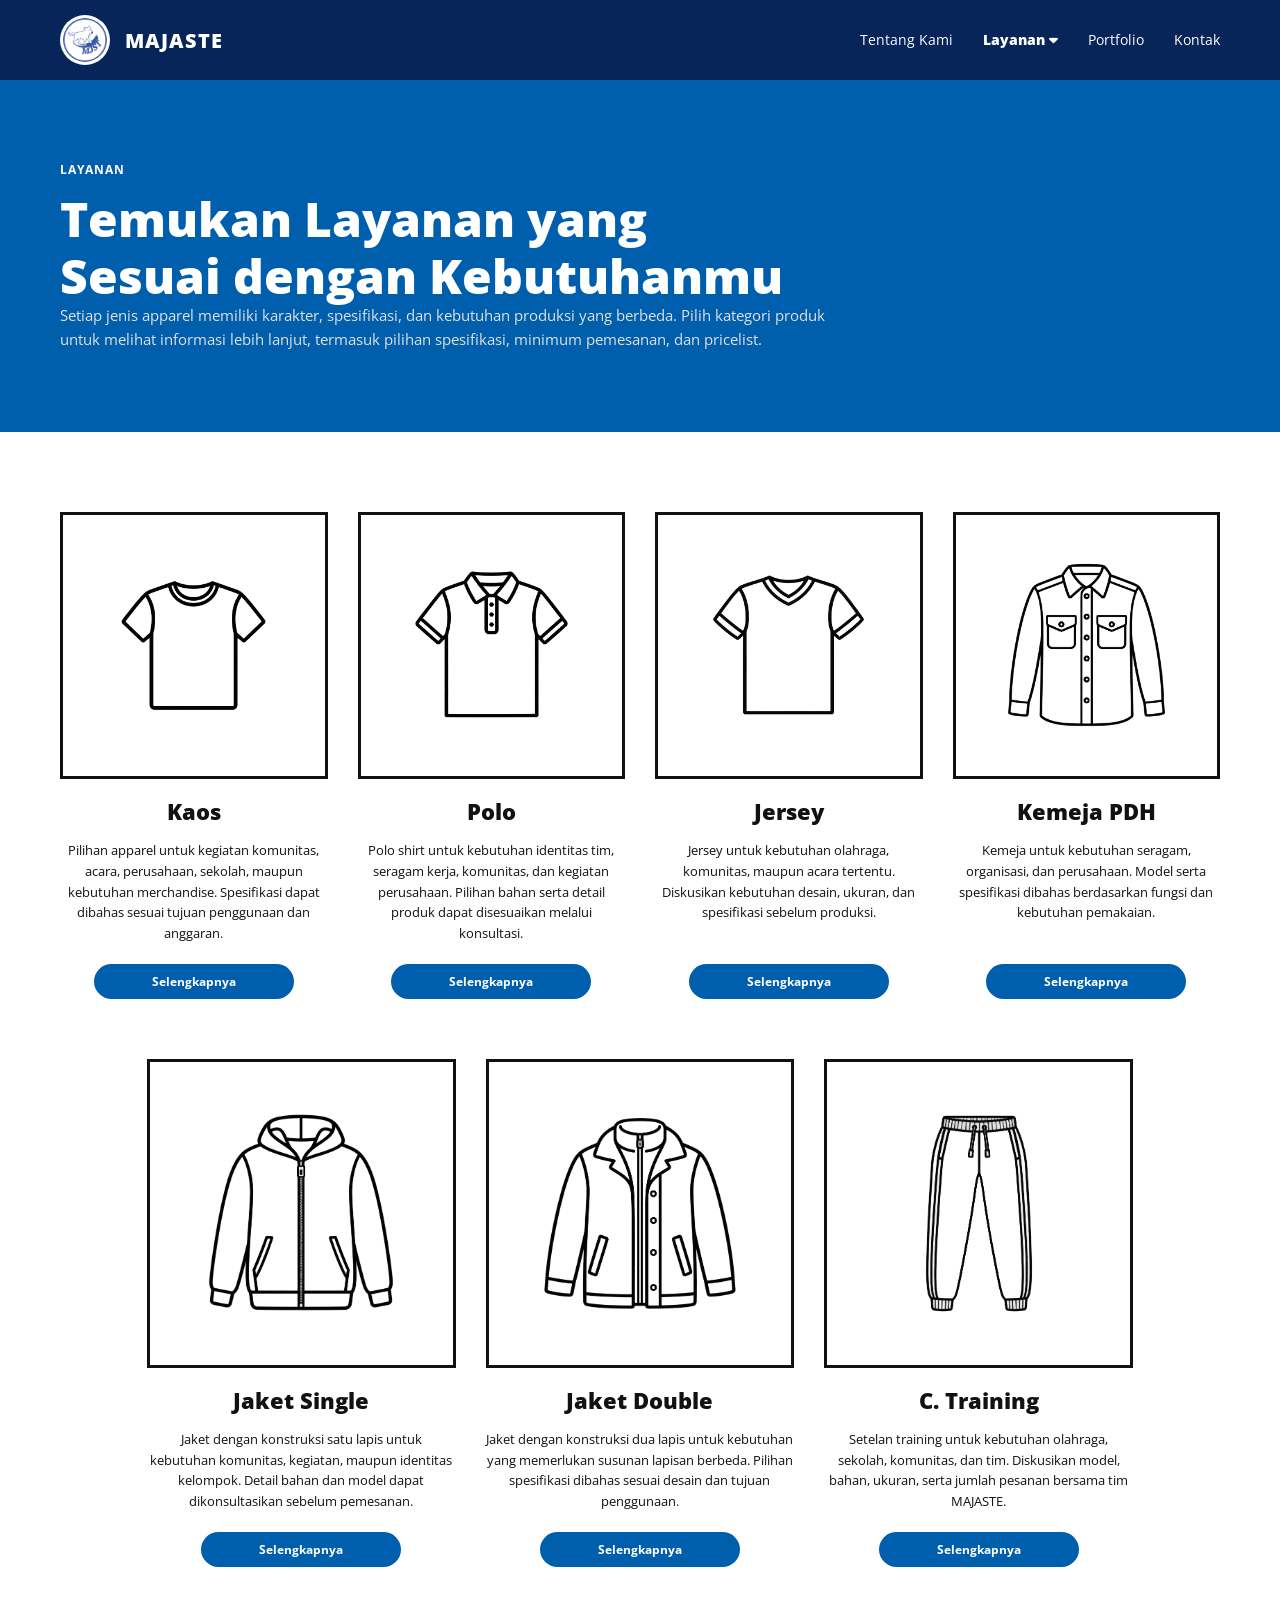
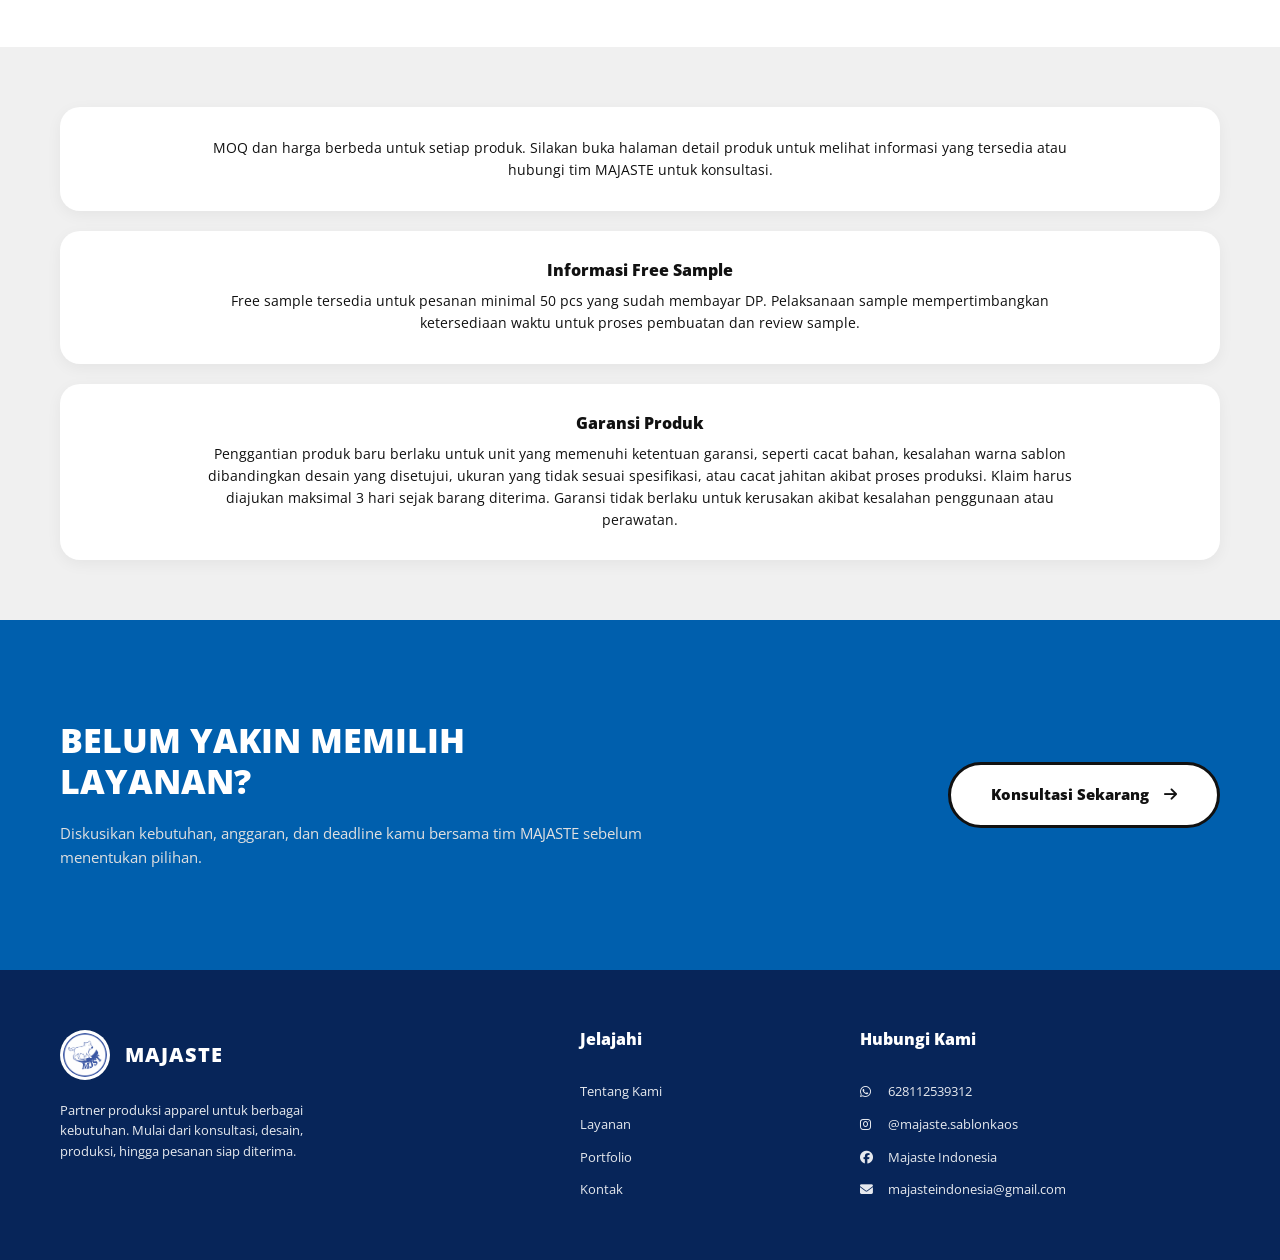
<file: layanan.html>
<!DOCTYPE html>
<html lang="id">
<head>
    <meta charset="UTF-8">
    <meta name="viewport" content="width=device-width, initial-scale=1.0">
    <title>Layanan - MAJASTE</title>
    <link href="https://fonts.googleapis.com/css2?family=Open+Sans:wght@400;700;800&display=swap" rel="stylesheet">
    <link rel="stylesheet" href="https://cdnjs.cloudflare.com/ajax/libs/font-awesome/6.4.0/css/all.min.css">
    
    <!-- CSS PUSAT & CSS LAYANAN -->
    <link rel="stylesheet" href="css/style.css">
    <link rel="stylesheet" href="css/layanan.css">
</head>
<body>
    <header class="header">
        <div class="container header-container">
            <a href="index.html" class="logo-area">
                <img src="assets/images/logo.png" alt="Logo Majaste" class="logo-img">
                <span class="logo-text">MAJASTE</span>
            </a>
            <button class="hamburger"><i class="fa-solid fa-bars"></i></button>
            <nav class="nav-menu">
                <a href="tentang.html">Tentang Kami</a>
                <div class="dropdown">
                    <a href="layanan.html" class="dropbtn" style="font-weight: 800;">Layanan <i class="fa-solid fa-caret-down"></i></a>
                    <div class="dropdown-content">
                        <a href="layanan/kaos.html">Kaos</a><a href="layanan/polo.html">Polo</a><a href="layanan/jersey.html">Jersey</a><a href="layanan/kemejapdh.html">Kemeja PDH</a><a href="layanan/jaketsingle.html">Jaket Single</a><a href="layanan/jaketdouble.html">Jaket Double</a><a href="layanan/training.html">Training</a>
                    </div>
                </div>
                <a href="portfolio.html">Portfolio</a>
                <a href="kontak.html">Kontak</a>
            </nav>
        </div>
    </header>

    <section class="section-biru tentang-hero">
        <div class="container">
            <span class="sub-label text-white">LAYANAN</span>
            <h1 class="hero-title-left" style="font-size: 3.5rem; line-height: 1.2;">Temukan Layanan yang<br>Sesuai dengan Kebutuhanmu</h1>
            <p class="section-desc" style="max-width: 800px; margin-bottom: 0;">Setiap jenis apparel memiliki karakter, spesifikasi, dan kebutuhan produksi yang berbeda. Pilih kategori produk untuk melihat informasi lebih lanjut, termasuk pilihan spesifikasi, minimum pemesanan, dan pricelist.</p>
        </div>
    </section>

    <section class="layanan-list section-putih">
        <div class="container">
            <div class="layanan-grid-desain">
                <div class="layanan-item">
                    <div class="layanan-img-box"><img src="assets/icons/kaos.png" alt="Kaos"></div>
                    <h3>Kaos</h3><p>Pilihan apparel untuk kegiatan komunitas, acara, perusahaan, sekolah, maupun kebutuhan merchandise. Spesifikasi dapat dibahas sesuai tujuan penggunaan dan anggaran.</p>
                    <a href="layanan/kaos.html" class="btn btn-primary btn-animasi btn-kecil">Selengkapnya</a>
                </div>
                <div class="layanan-item">
                    <div class="layanan-img-box"><img src="assets/icons/polo.png" alt="Polo"></div>
                    <h3>Polo</h3><p>Polo shirt untuk kebutuhan identitas tim, seragam kerja, komunitas, dan kegiatan perusahaan. Pilihan bahan serta detail produk dapat disesuaikan melalui konsultasi.</p>
                    <a href="layanan/polo.html" class="btn btn-primary btn-animasi btn-kecil">Selengkapnya</a>
                </div>
                <div class="layanan-item">
                    <div class="layanan-img-box"><img src="assets/icons/jersey.png" alt="Jersey"></div>
                    <h3>Jersey</h3><p>Jersey untuk kebutuhan olahraga, komunitas, maupun acara tertentu. Diskusikan kebutuhan desain, ukuran, dan spesifikasi sebelum produksi.</p>
                    <a href="layanan/jersey.html" class="btn btn-primary btn-animasi btn-kecil">Selengkapnya</a>
                </div>
                <div class="layanan-item">
                    <div class="layanan-img-box"><img src="assets/icons/kemejapdh.png" alt="Kemeja PDH"></div>
                    <h3>Kemeja PDH</h3><p>Kemeja untuk kebutuhan seragam, organisasi, dan perusahaan. Model serta spesifikasi dibahas berdasarkan fungsi dan kebutuhan pemakaian.</p>
                    <a href="layanan/kemejapdh.html" class="btn btn-primary btn-animasi btn-kecil">Selengkapnya</a>
                </div>
            </div>
            <div class="layanan-grid-desain bawah">
                <div class="layanan-item">
                    <div class="layanan-img-box"><img src="assets/icons/jaketsingle.png" alt="Jaket Single"></div>
                    <h3>Jaket Single</h3><p>Jaket dengan konstruksi satu lapis untuk kebutuhan komunitas, kegiatan, maupun identitas kelompok. Detail bahan dan model dapat dikonsultasikan sebelum pemesanan.</p>
                    <a href="layanan/jaketsingle.html" class="btn btn-primary btn-animasi btn-kecil">Selengkapnya</a>
                </div>
                <div class="layanan-item">
                    <div class="layanan-img-box"><img src="assets/icons/jaketdouble.png" alt="Jaket Double"></div>
                    <h3>Jaket Double</h3><p>Jaket dengan konstruksi dua lapis untuk kebutuhan yang memerlukan susunan lapisan berbeda. Pilihan spesifikasi dibahas sesuai desain dan tujuan penggunaan.</p>
                    <a href="layanan/jaketdouble.html" class="btn btn-primary btn-animasi btn-kecil">Selengkapnya</a>
                </div>
                <div class="layanan-item">
                    <div class="layanan-img-box"><img src="assets/icons/training.png" alt="Training"></div>
                    <h3>C. Training</h3><p>Setelan training untuk kebutuhan olahraga, sekolah, komunitas, dan tim. Diskusikan model, bahan, ukuran, serta jumlah pesanan bersama tim MAJASTE.</p>
                    <a href="layanan/training.html" class="btn btn-primary btn-animasi btn-kecil">Selengkapnya</a>
                </div>
            </div>
        </div>
    </section>

    <section class="disclaimer-section" style="background-color: #f0f0f0; padding: 60px 0;">
        <div class="container">
            <div class="disclaimer-box"><p>MOQ dan harga berbeda untuk setiap produk. Silakan buka halaman detail produk untuk melihat informasi yang tersedia atau hubungi tim MAJASTE untuk konsultasi.</p></div>
            <div class="disclaimer-box"><h4>Informasi Free Sample</h4><p>Free sample tersedia untuk pesanan minimal 50 pcs yang sudah membayar DP. Pelaksanaan sample mempertimbangkan ketersediaan waktu untuk proses pembuatan dan review sample.</p></div>
            <div class="disclaimer-box"><h4>Garansi Produk</h4><p>Penggantian produk baru berlaku untuk unit yang memenuhi ketentuan garansi, seperti cacat bahan, kesalahan warna sablon dibandingkan desain yang disetujui, ukuran yang tidak sesuai spesifikasi, atau cacat jahitan akibat proses produksi. Klaim harus diajukan maksimal 3 hari sejak barang diterima. Garansi tidak berlaku untuk kerusakan akibat kesalahan penggunaan atau perawatan.</p></div>
        </div>
    </section>

    <section class="section-biru cta-about">
        <div class="container cta-about-container">
            <div class="cta-about-text">
                <h2 style="font-size: 2.5rem; margin-bottom: 20px;">Belum Yakin Memilih<br>Layanan?</h2>
                <p class="section-desc" style="margin-bottom: 0; max-width: 600px;">Diskusikan kebutuhan, anggaran, dan deadline kamu bersama tim MAJASTE sebelum menentukan pilihan.</p>
            </div>
            <div class="cta-about-btn">
                <a href="https://wa.me/628112539312" target="_blank" class="btn-kapsul">Konsultasi Sekarang <i class="fa-solid fa-arrow-right"></i></a>
            </div>
        </div>
    </section>

    <footer class="footer">
        <div class="container footer-container">
            <div class="footer-brand">
                <div class="logo-area"><img src="assets/images/logo.png" alt="Logo Majaste" class="logo-img"><span class="logo-text">MAJASTE</span></div>
                <p>Partner produksi apparel untuk berbagai kebutuhan. Mulai dari konsultasi, desain, produksi, hingga pesanan siap diterima.</p>
            </div>
            <div class="footer-links">
                <h3>Jelajahi</h3>
                <a href="tentang.html">Tentang Kami</a><a href="layanan.html">Layanan</a><a href="portfolio.html">Portfolio</a><a href="kontak.html">Kontak</a>
            </div>
            <div class="footer-contact">
                <h3>Hubungi Kami</h3>
                <a href="https://wa.me/628112539312"><i class="fa-brands fa-whatsapp"></i> 628112539312</a>
                <a href="https://instagram.com/majaste.sablonkaos" target="_blank"><i class="fa-brands fa-instagram"></i> @majaste.sablonkaos</a>
                <a href="#"><i class="fa-brands fa-facebook"></i> Majaste Indonesia</a>
                <a href="mailto:majasteindonesia@gmail.com"><i class="fa-solid fa-envelope"></i> majasteindonesia@gmail.com</a>
            </div>
        </div>
    </footer>
    <script src="js/script.js"></script>
</body>
</html>
</file>
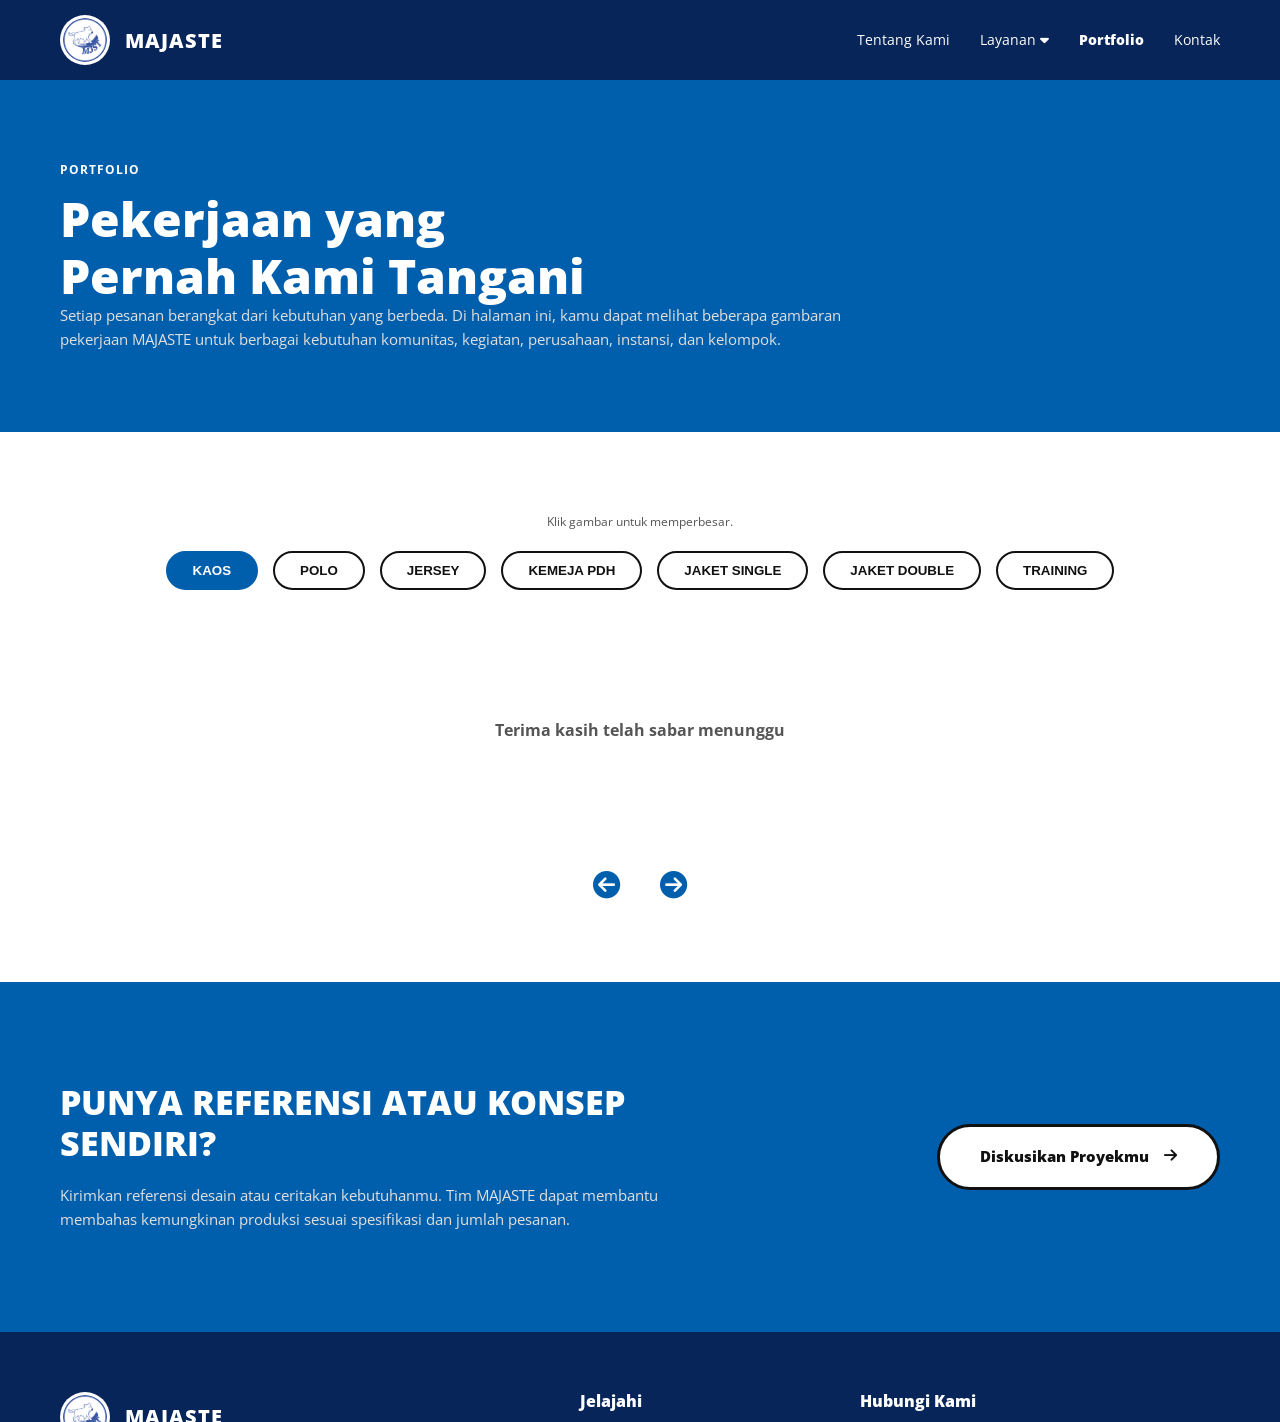
<file: portfolio.html>
<!DOCTYPE html>
<html lang="id">
<head>
    <meta charset="UTF-8">
    <meta name="viewport" content="width=device-width, initial-scale=1.0">
    <title>Portfolio - MAJASTE</title>
    <link href="https://fonts.googleapis.com/css2?family=Open+Sans:wght@400;700;800&display=swap" rel="stylesheet">
    <link rel="stylesheet" href="https://cdnjs.cloudflare.com/ajax/libs/font-awesome/6.4.0/css/all.min.css">
    
    <!-- CSS PUSAT & CSS PORTFOLIO -->
    <link rel="stylesheet" href="css/style.css">
    <link rel="stylesheet" href="css/portfolio.css">
</head>
<body>
    <header class="header">
        <div class="container header-container">
            <a href="index.html" class="logo-area">
                <img src="assets/images/logo.png" alt="Logo Majaste" class="logo-img">
                <span class="logo-text">MAJASTE</span>
            </a>
            <button class="hamburger"><i class="fa-solid fa-bars"></i></button>
            <nav class="nav-menu">
                <a href="tentang.html">Tentang Kami</a>
                <div class="dropdown">
                    <a href="layanan.html" class="dropbtn">Layanan <i class="fa-solid fa-caret-down"></i></a>
                    <div class="dropdown-content">
                        <a href="layanan/kaos.html">Kaos</a><a href="layanan/polo.html">Polo</a><a href="layanan/jersey.html">Jersey</a><a href="layanan/kemejapdh.html">Kemeja PDH</a><a href="layanan/jaketsingle.html">Jaket Single</a><a href="layanan/jaketdouble.html">Jaket Double</a><a href="layanan/training.html">Training</a>
                    </div>
                </div>
                <a href="portfolio.html" style="font-weight: 800;">Portfolio</a>
                <a href="kontak.html">Kontak</a>
            </nav>
        </div>
    </header>

    <section class="section-biru tentang-hero">
        <div class="container">
            <span class="sub-label text-white">PORTFOLIO</span>
            <h1 class="hero-title-left" style="font-size: 3.5rem;">Pekerjaan yang<br>Pernah Kami Tangani</h1>
            <p class="section-desc" style="max-width: 800px; margin-bottom: 0;">Setiap pesanan berangkat dari kebutuhan yang berbeda. Di halaman ini, kamu dapat melihat beberapa gambaran pekerjaan MAJASTE untuk berbagai kebutuhan komunitas, kegiatan, perusahaan, instansi, dan kelompok.</p>
        </div>
    </section>

    <section class="portfolio-section section-putih">
        <div class="container text-center">
            <p class="petunjuk-klik">Klik gambar untuk memperbesar.</p>
            
            <div class="filter-buttons">
                <button class="filter-btn active" data-filter="kaos">KAOS</button>
                <button class="filter-btn" data-filter="polo">POLO</button>
                <button class="filter-btn" data-filter="jersey">JERSEY</button>
                <button class="filter-btn" data-filter="kemejapdh">KEMEJA PDH</button>
                <button class="filter-btn" data-filter="jaketsingle">JAKET SINGLE</button>
                <button class="filter-btn" data-filter="jaketdouble">JAKET DOUBLE</button>
                <button class="filter-btn" data-filter="training">TRAINING</button>
            </div>

            <!-- DROPDOWN FILTER KHUSUS HP -->
            <select id="filter-select" class="filter-dropdown">
                <option value="kaos">Pilih Kategori: KAOS</option>
                <option value="polo">POLO</option>
                <option value="jersey">JERSEY</option>
                <option value="kemejapdh">KEMEJA PDH</option>
                <option value="jaketsingle">JAKET SINGLE</option>
                <option value="jaketdouble">JAKET DOUBLE</option>
                <option value="training">TRAINING</option>
            </select>

            <div class="portfolio-grid" id="portfolio-grid"></div>

            <div class="pagination">
                <button id="prev-btn" class="page-btn arrow"><i class="fa-solid fa-circle-arrow-left"></i></button>
                <div id="page-numbers" class="page-numbers"></div>
                <button id="next-btn" class="page-btn arrow"><i class="fa-solid fa-circle-arrow-right"></i></button>
            </div>
        </div>
    </section>

    <section class="section-biru cta-about">
        <div class="container cta-about-container">
            <div class="cta-about-text">
                <h2 style="font-size: 2.5rem; margin-bottom: 20px;">Punya Referensi atau Konsep<br>Sendiri?</h2>
                <p class="section-desc" style="margin-bottom: 0; max-width: 600px;">Kirimkan referensi desain atau ceritakan kebutuhanmu. Tim MAJASTE dapat membantu membahas kemungkinan produksi sesuai spesifikasi dan jumlah pesanan.</p>
            </div>
            <div class="cta-about-btn">
                <a href="https://wa.me/628112539312" target="_blank" class="btn-kapsul">Diskusikan Proyekmu <i class="fa-solid fa-arrow-right"></i></a>
            </div>
        </div>
    </section>

    <footer class="footer">
        <div class="container footer-container">
            <div class="footer-brand">
                <div class="logo-area"><img src="assets/images/logo.png" alt="Logo Majaste" class="logo-img"><span class="logo-text">MAJASTE</span></div>
                <p>Partner produksi apparel untuk berbagai kebutuhan. Mulai dari konsultasi, desain, produksi, hingga pesanan siap diterima.</p>
            </div>
            <div class="footer-links">
                <h3>Jelajahi</h3>
                <a href="tentang.html">Tentang Kami</a><a href="layanan.html">Layanan</a><a href="portfolio.html">Portfolio</a><a href="kontak.html">Kontak</a>
            </div>
            <div class="footer-contact">
                <h3>Hubungi Kami</h3>
                <a href="https://wa.me/628112539312"><i class="fa-brands fa-whatsapp"></i> 628112539312</a>
                <a href="https://instagram.com/majaste.sablonkaos" target="_blank"><i class="fa-brands fa-instagram"></i> @majaste.sablonkaos</a>
                <a href="#"><i class="fa-brands fa-facebook"></i> Majaste Indonesia</a>
                <a href="mailto:majasteindonesia@gmail.com"><i class="fa-solid fa-envelope"></i> majasteindonesia@gmail.com</a>
            </div>
        </div>
    </footer>

    <div id="image-modal" class="modal">
        <span class="close-modal">&times;</span>
        <img class="modal-content" id="modal-img" oncontextmenu="return false;">
        <div class="image-protection"></div>
    </div>

    <script src="js/script.js"></script>
</body>
</html>
</file>
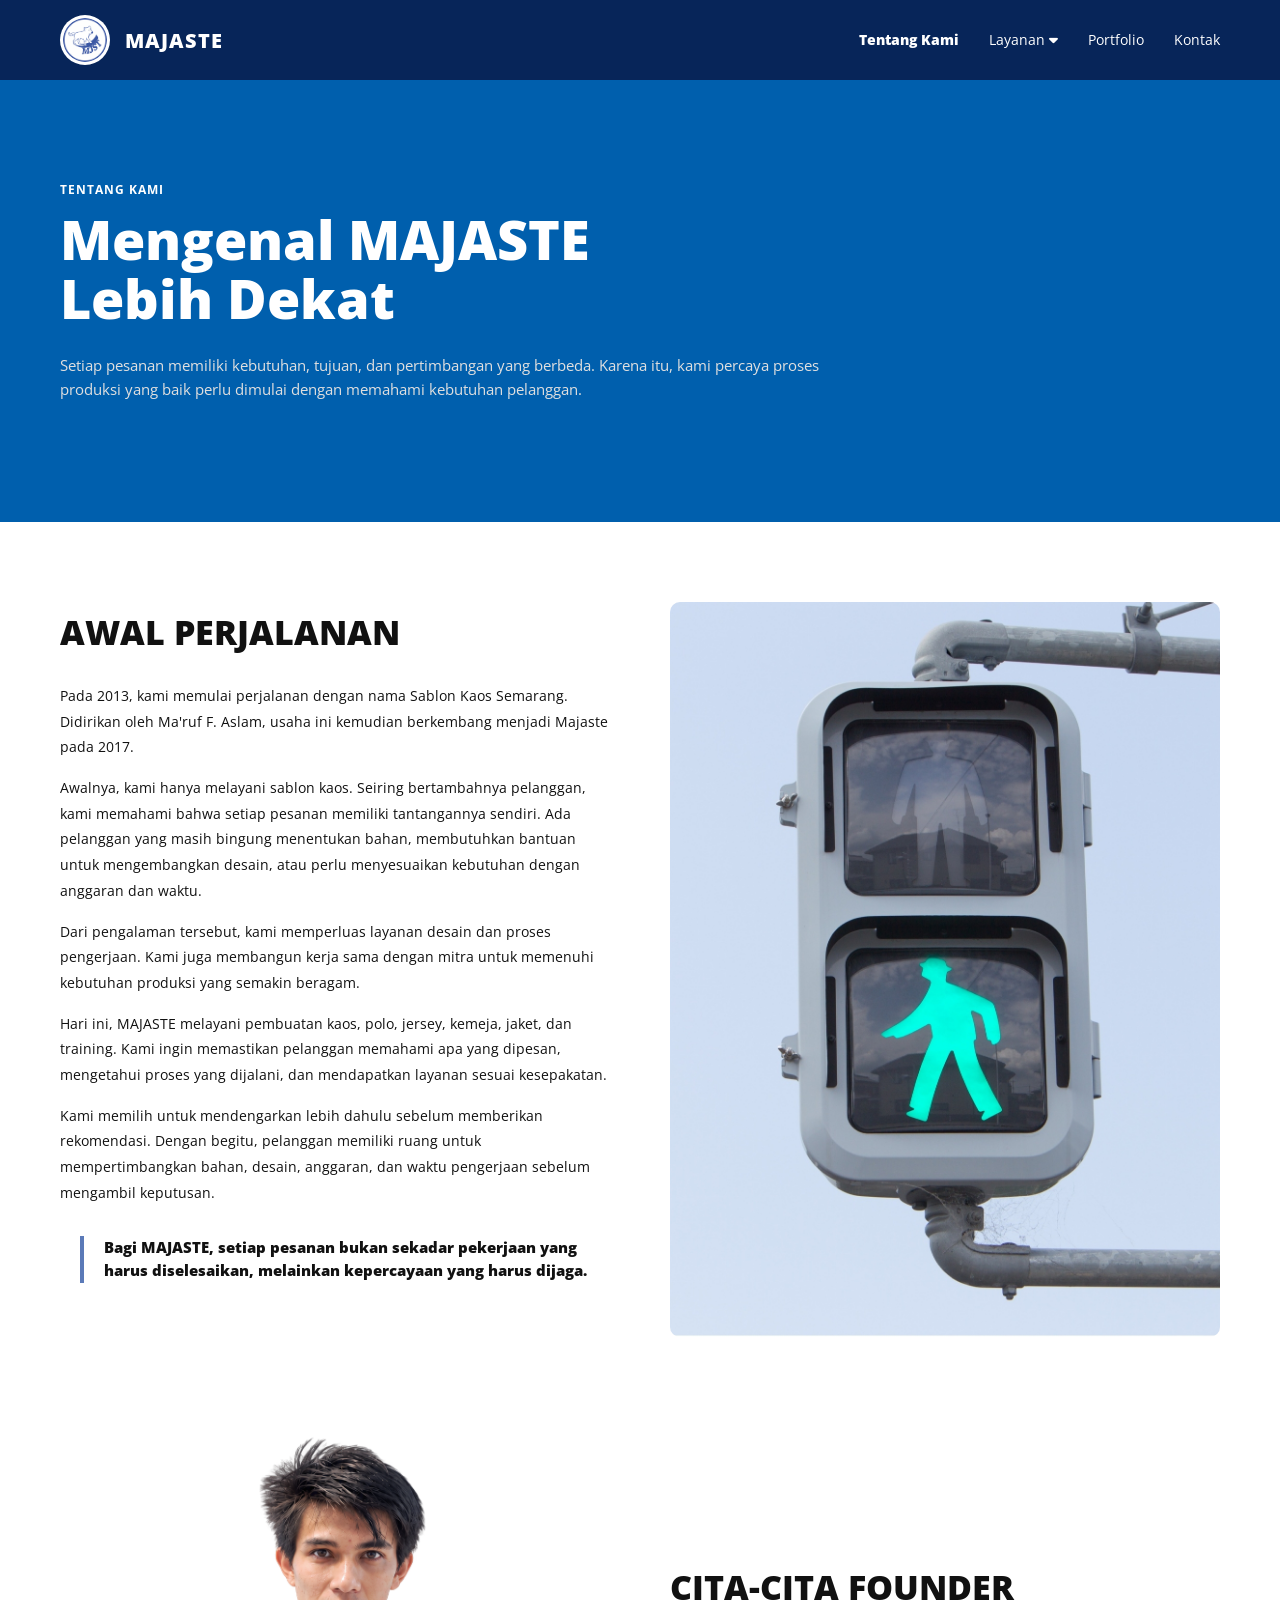
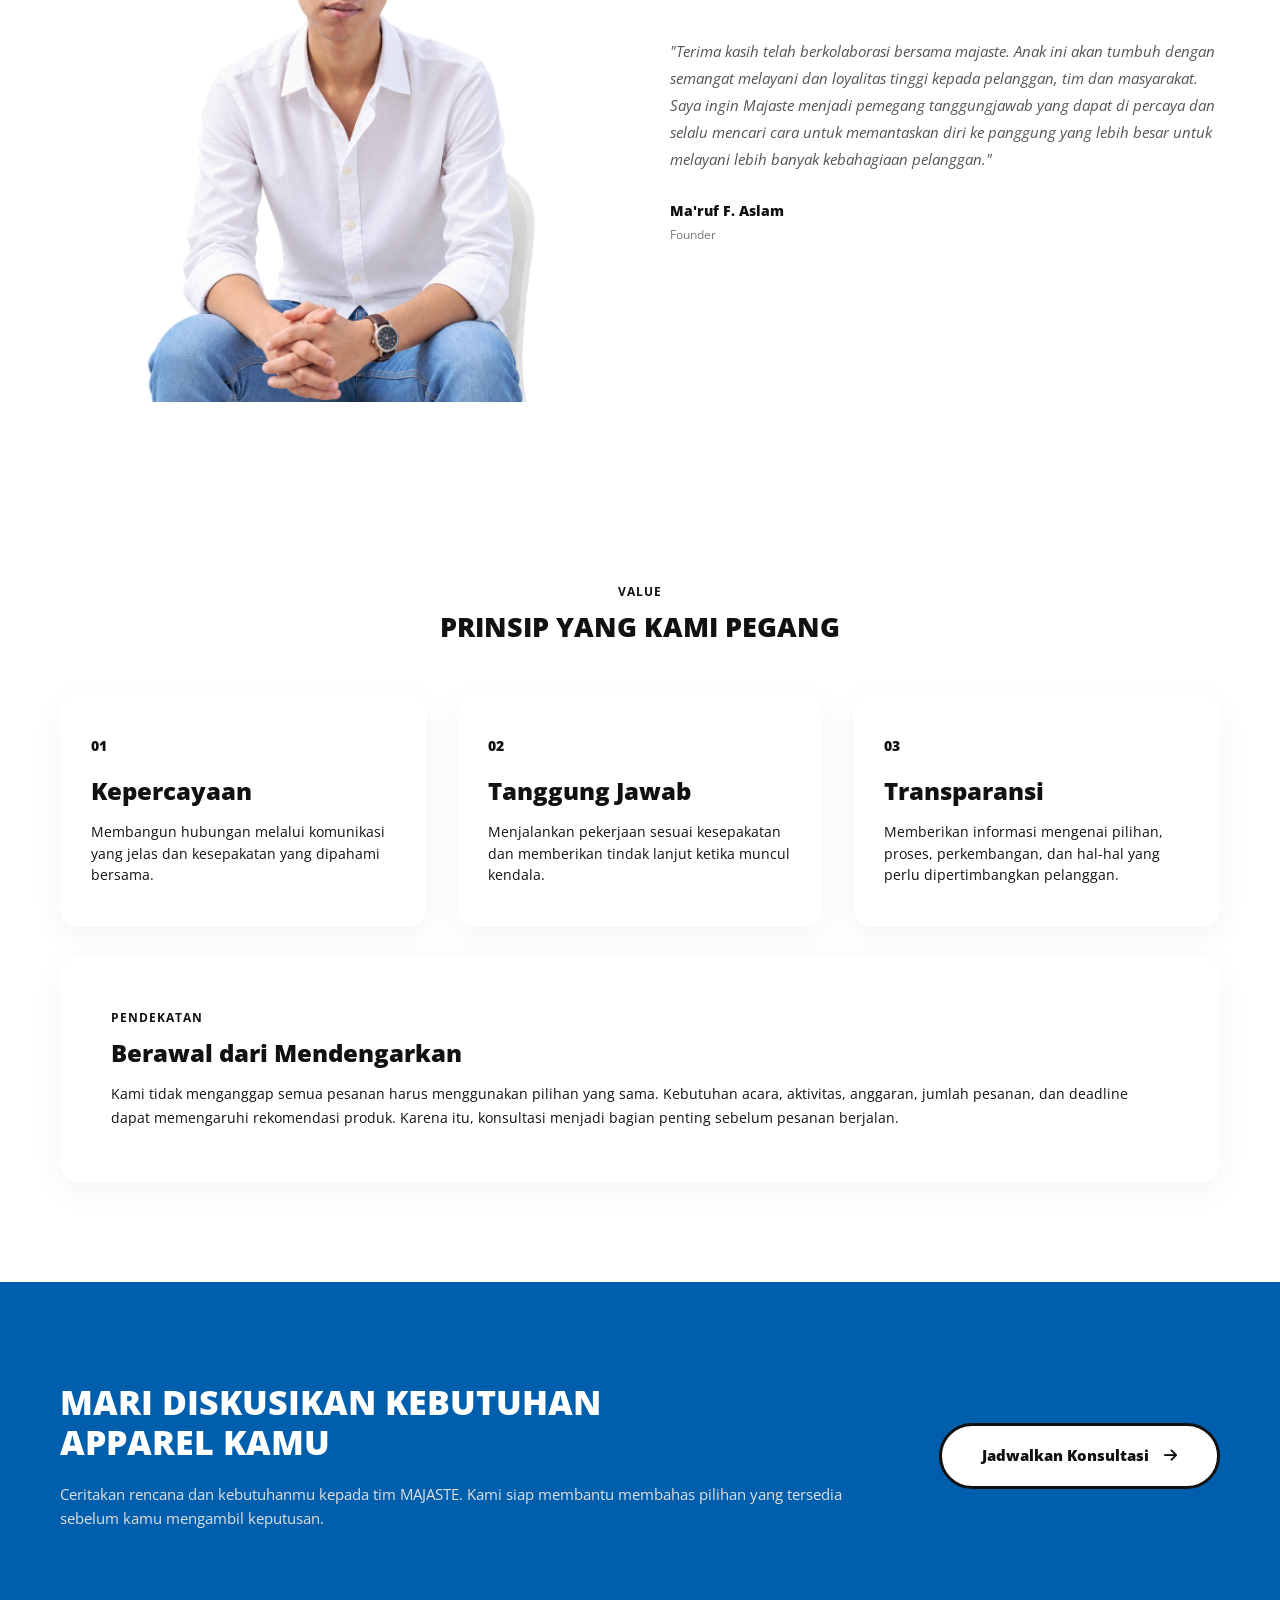
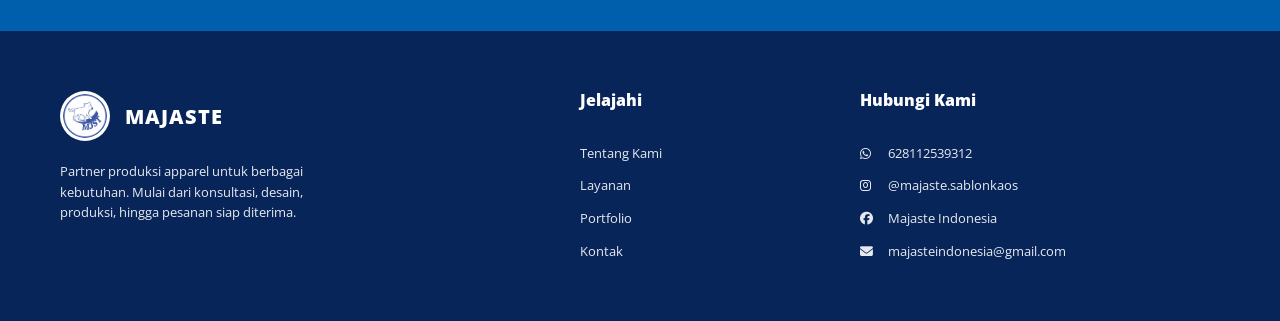
<file: tentang.html>
<!DOCTYPE html>
<html lang="id">
<head>
    <meta charset="UTF-8">
    <meta name="viewport" content="width=device-width, initial-scale=1.0">
    <title>Tentang Kami - MAJASTE</title>
    <link href="https://fonts.googleapis.com/css2?family=Open+Sans:wght@400;700;800&display=swap" rel="stylesheet">
    <link rel="stylesheet" href="https://cdnjs.cloudflare.com/ajax/libs/font-awesome/6.4.0/css/all.min.css">
    
    <!-- CSS PUSAT & CSS TENTANG -->
    <link rel="stylesheet" href="css/style.css">
    <link rel="stylesheet" href="css/tentang.css">
</head>
<body>
    <header class="header">
        <div class="container header-container">
            <a href="index.html" class="logo-area">
                <img src="assets/images/logo.png" alt="Logo Majaste" class="logo-img">
                <span class="logo-text">MAJASTE</span>
            </a>
            <button class="hamburger"><i class="fa-solid fa-bars"></i></button>
            <nav class="nav-menu">
                <a href="tentang.html" style="font-weight: 800;">Tentang Kami</a>
                <div class="dropdown">
                    <a href="layanan.html" class="dropbtn">Layanan <i class="fa-solid fa-caret-down"></i></a>
                    <div class="dropdown-content">
                        <a href="layanan/kaos.html">Kaos</a><a href="layanan/polo.html">Polo</a><a href="layanan/jersey.html">Jersey</a><a href="layanan/kemejapdh.html">Kemeja PDH</a><a href="layanan/jaketsingle.html">Jaket Single</a><a href="layanan/jaketdouble.html">Jaket Double</a><a href="layanan/training.html">Training</a>
                    </div>
                </div>
                <a href="portfolio.html">Portfolio</a>
                <a href="kontak.html">Kontak</a>
            </nav>
        </div>
    </header>

    <section class="section-biru tentang-hero">
        <div class="container">
            <span class="sub-label text-white">tentang kami</span>
            <h1 class="hero-title-left">Mengenal MAJASTE<br>Lebih Dekat</h1>
            <p class="section-desc" style="max-width: 800px; margin-bottom: 0;">Setiap pesanan memiliki kebutuhan, tujuan, dan pertimbangan yang berbeda. Karena itu, kami percaya proses produksi yang baik perlu dimulai dengan memahami kebutuhan pelanggan.</p>
        </div>
    </section>

    <section class="perjalanan section-putih">
        <div class="container tentang-container">
            <div class="tentang-text">
                <h2 style="font-size: 2.5rem; margin-bottom: 30px;">Awal Perjalanan</h2>
                <div class="teks-perjalanan">
                    <p>Pada 2013, kami memulai perjalanan dengan nama Sablon Kaos Semarang. Didirikan oleh Ma'ruf F. Aslam, usaha ini kemudian berkembang menjadi Majaste pada 2017.</p>
                    <p>Awalnya, kami hanya melayani sablon kaos. Seiring bertambahnya pelanggan, kami memahami bahwa setiap pesanan memiliki tantangannya sendiri. Ada pelanggan yang masih bingung menentukan bahan, membutuhkan bantuan untuk mengembangkan desain, atau perlu menyesuaikan kebutuhan dengan anggaran dan waktu.</p>
                    <p>Dari pengalaman tersebut, kami memperluas layanan desain dan proses pengerjaan. Kami juga membangun kerja sama dengan mitra untuk memenuhi kebutuhan produksi yang semakin beragam.</p>
                    <p>Hari ini, MAJASTE melayani pembuatan kaos, polo, jersey, kemeja, jaket, dan training. Kami ingin memastikan pelanggan memahami apa yang dipesan, mengetahui proses yang dijalani, dan mendapatkan layanan sesuai kesepakatan.</p>
                    <p>Kami memilih untuk mendengarkan lebih dahulu sebelum memberikan rekomendasi. Dengan begitu, pelanggan memiliki ruang untuk mempertimbangkan bahan, desain, anggaran, dan waktu pengerjaan sebelum mengambil keputusan.</p>
                </div>
                <div class="blockquote">
                    <p>Bagi MAJASTE, setiap pesanan bukan sekadar pekerjaan yang harus diselesaikan, melainkan kepercayaan yang harus dijaga.</p>
                </div>
            </div>
            <div class="tentang-image">
                <img src="assets/images/tentang/perjalanan.jpg" alt="Awal Perjalanan Majaste">
            </div>
        </div>
    </section>

    <section class="founder section-putih pt-0">
        <div class="container tentang-container">
            <div class="tentang-image" style="display: flex; justify-content: center;">
                <img src="assets/images/tentang/founder.png" alt="Founder Majaste" style="max-width: 80%;">
            </div>
            <div class="tentang-text">
                <h2 style="font-size: 2.5rem; margin-bottom: 30px;">Cita-cita Founder</h2>
                <p style="font-size: 1.1rem; line-height: 1.8; color: var(--teks-abu); font-style: italic; margin-bottom: 30px;">"Terima kasih telah berkolaborasi bersama majaste. Anak ini akan tumbuh dengan semangat melayani dan loyalitas tinggi kepada pelanggan, tim dan masyarakat. Saya ingin Majaste menjadi pemegang tanggungjawab yang dapat di percaya dan selalu mencari cara untuk memantaskan diri ke panggung yang lebih besar untuk melayani lebih banyak kebahagiaan pelanggan."</p>
                <h4 style="margin-bottom: 5px;">Ma'ruf F. Aslam</h4>
                <p style="font-size: 0.9rem; color: #777;">Founder</p>
            </div>
        </div>
    </section>

    <section class="value-section" style="background-image: url('assets/images/tentang/bgvalue.jpg');">
        <div class="value-overlay"></div>
        <div class="container text-center" style="position: relative; z-index: 2;">
            <span class="sub-label" style="color: var(--teks-gelap);">Value</span>
            <h2 style="color: var(--teks-gelap);">Prinsip yang Kami Pegang</h2>
            <div class="value-grid">
                <div class="value-card"><span class="value-number">01</span><h3>Kepercayaan</h3><p>Membangun hubungan melalui komunikasi yang jelas dan kesepakatan yang dipahami bersama.</p></div>
                <div class="value-card"><span class="value-number">02</span><h3>Tanggung Jawab</h3><p>Menjalankan pekerjaan sesuai kesepakatan dan memberikan tindak lanjut ketika muncul kendala.</p></div>
                <div class="value-card"><span class="value-number">03</span><h3>Transparansi</h3><p>Memberikan informasi mengenai pilihan, proses, perkembangan, dan hal-hal yang perlu dipertimbangkan pelanggan.</p></div>
            </div>
            <div class="value-approach">
                <span class="sub-label">Pendekatan</span>
                <h3 style="font-size: 1.8rem; margin-bottom: 15px;">Berawal dari Mendengarkan</h3>
                <p>Kami tidak menganggap semua pesanan harus menggunakan pilihan yang sama. Kebutuhan acara, aktivitas, anggaran, jumlah pesanan, dan deadline dapat memengaruhi rekomendasi produk. Karena itu, konsultasi menjadi bagian penting sebelum pesanan berjalan.</p>
            </div>
        </div>
    </section>

    <section class="section-biru cta-about">
        <div class="container cta-about-container">
            <div class="cta-about-text">
                <h2 style="font-size: 2.5rem; margin-bottom: 20px;">Mari Diskusikan Kebutuhan<br>Apparel Kamu</h2>
                <p class="section-desc" style="margin-bottom: 0;">Ceritakan rencana dan kebutuhanmu kepada tim MAJASTE. Kami siap membantu membahas pilihan yang tersedia sebelum kamu mengambil keputusan.</p>
            </div>
            <div class="cta-about-btn">
                <a href="https://wa.me/628112539312" target="_blank" class="btn-kapsul">Jadwalkan Konsultasi <i class="fa-solid fa-arrow-right"></i></a>
            </div>
        </div>
    </section>

    <footer class="footer">
        <div class="container footer-container">
            <div class="footer-brand">
                <div class="logo-area"><img src="assets/images/logo.png" alt="Logo Majaste" class="logo-img"><span class="logo-text">MAJASTE</span></div>
                <p>Partner produksi apparel untuk berbagai kebutuhan. Mulai dari konsultasi, desain, produksi, hingga pesanan siap diterima.</p>
            </div>
            <div class="footer-links">
                <h3>Jelajahi</h3>
                <a href="tentang.html">Tentang Kami</a><a href="layanan.html">Layanan</a><a href="portfolio.html">Portfolio</a><a href="kontak.html">Kontak</a>
            </div>
            <div class="footer-contact">
                <h3>Hubungi Kami</h3>
                <a href="https://wa.me/628112539312"><i class="fa-brands fa-whatsapp"></i> 628112539312</a>
                <a href="https://instagram.com/majaste.sablonkaos" target="_blank"><i class="fa-brands fa-instagram"></i> @majaste.sablonkaos</a>
                <a href="#"><i class="fa-brands fa-facebook"></i> Majaste Indonesia</a>
                <a href="mailto:majasteindonesia@gmail.com"><i class="fa-solid fa-envelope"></i> majasteindonesia@gmail.com</a>
            </div>
        </div>
    </footer>
    <script src="js/script.js"></script>
</body>
</html>
</file>
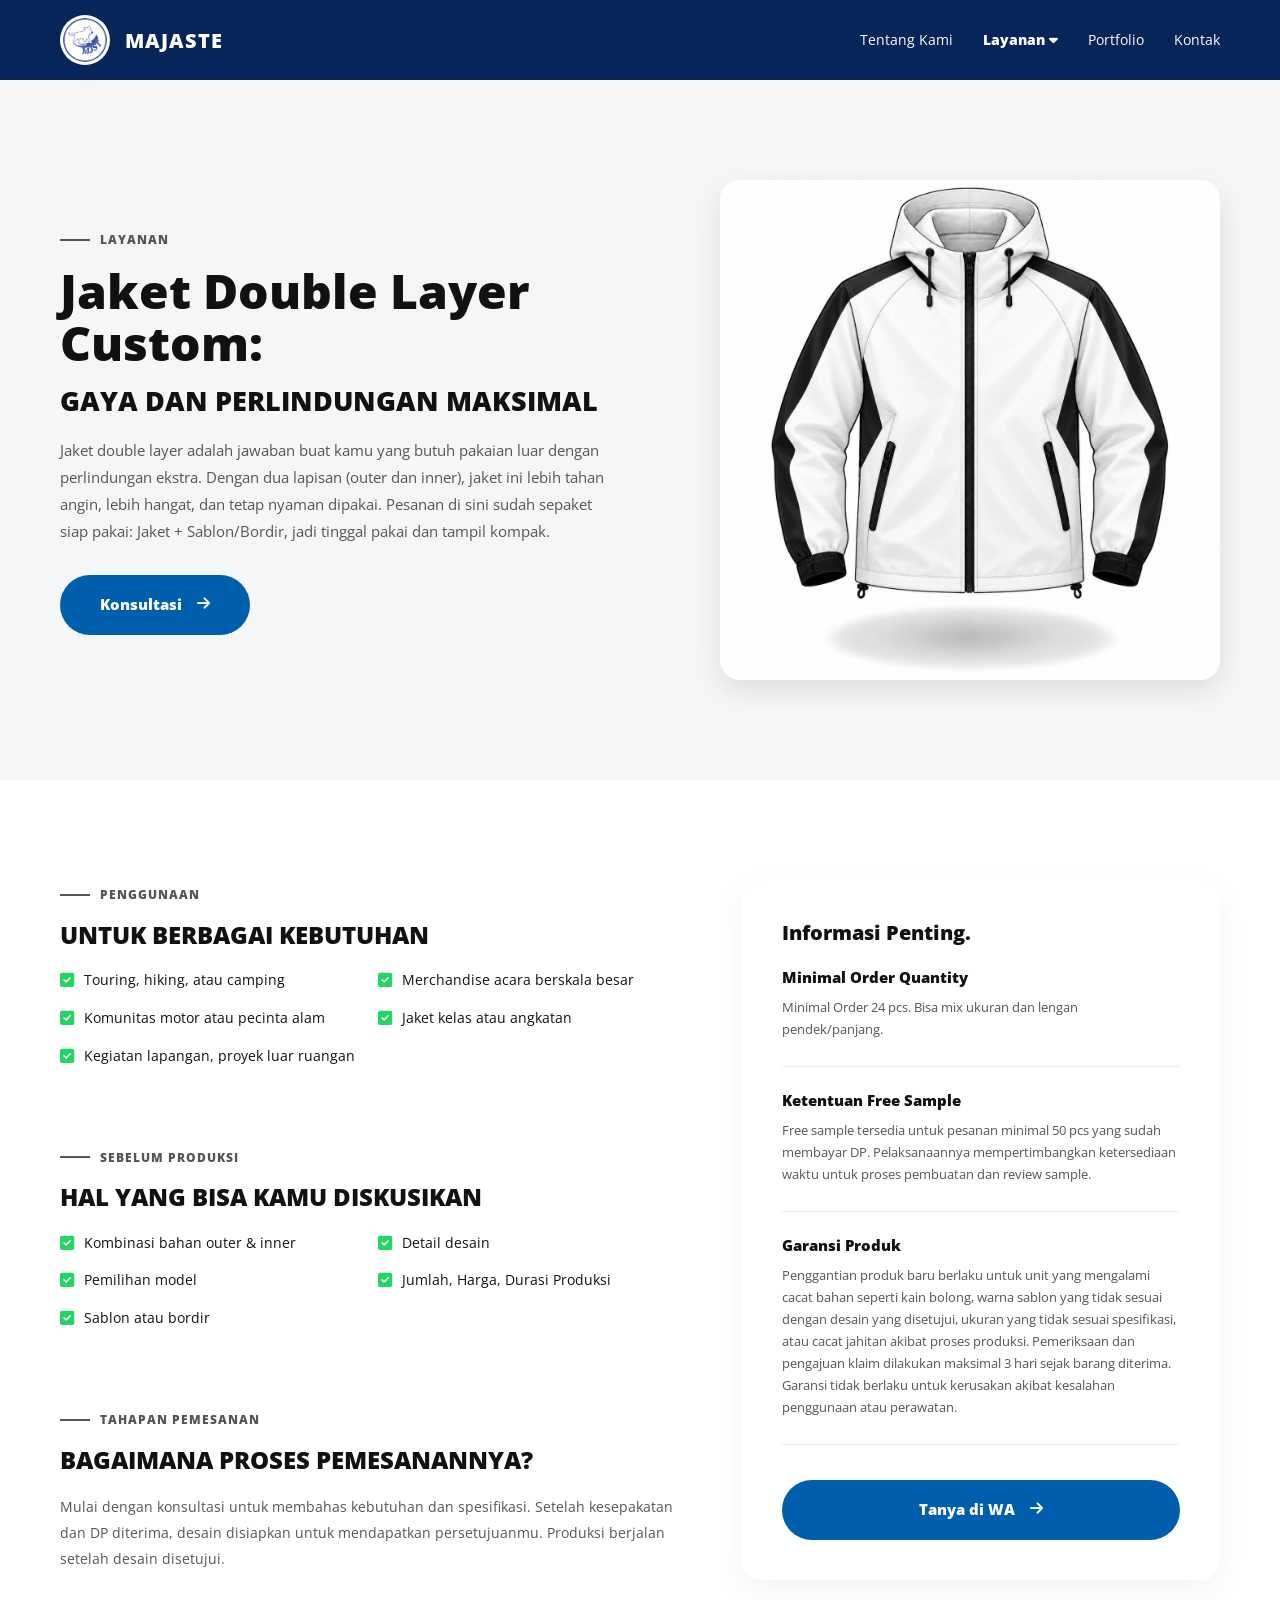
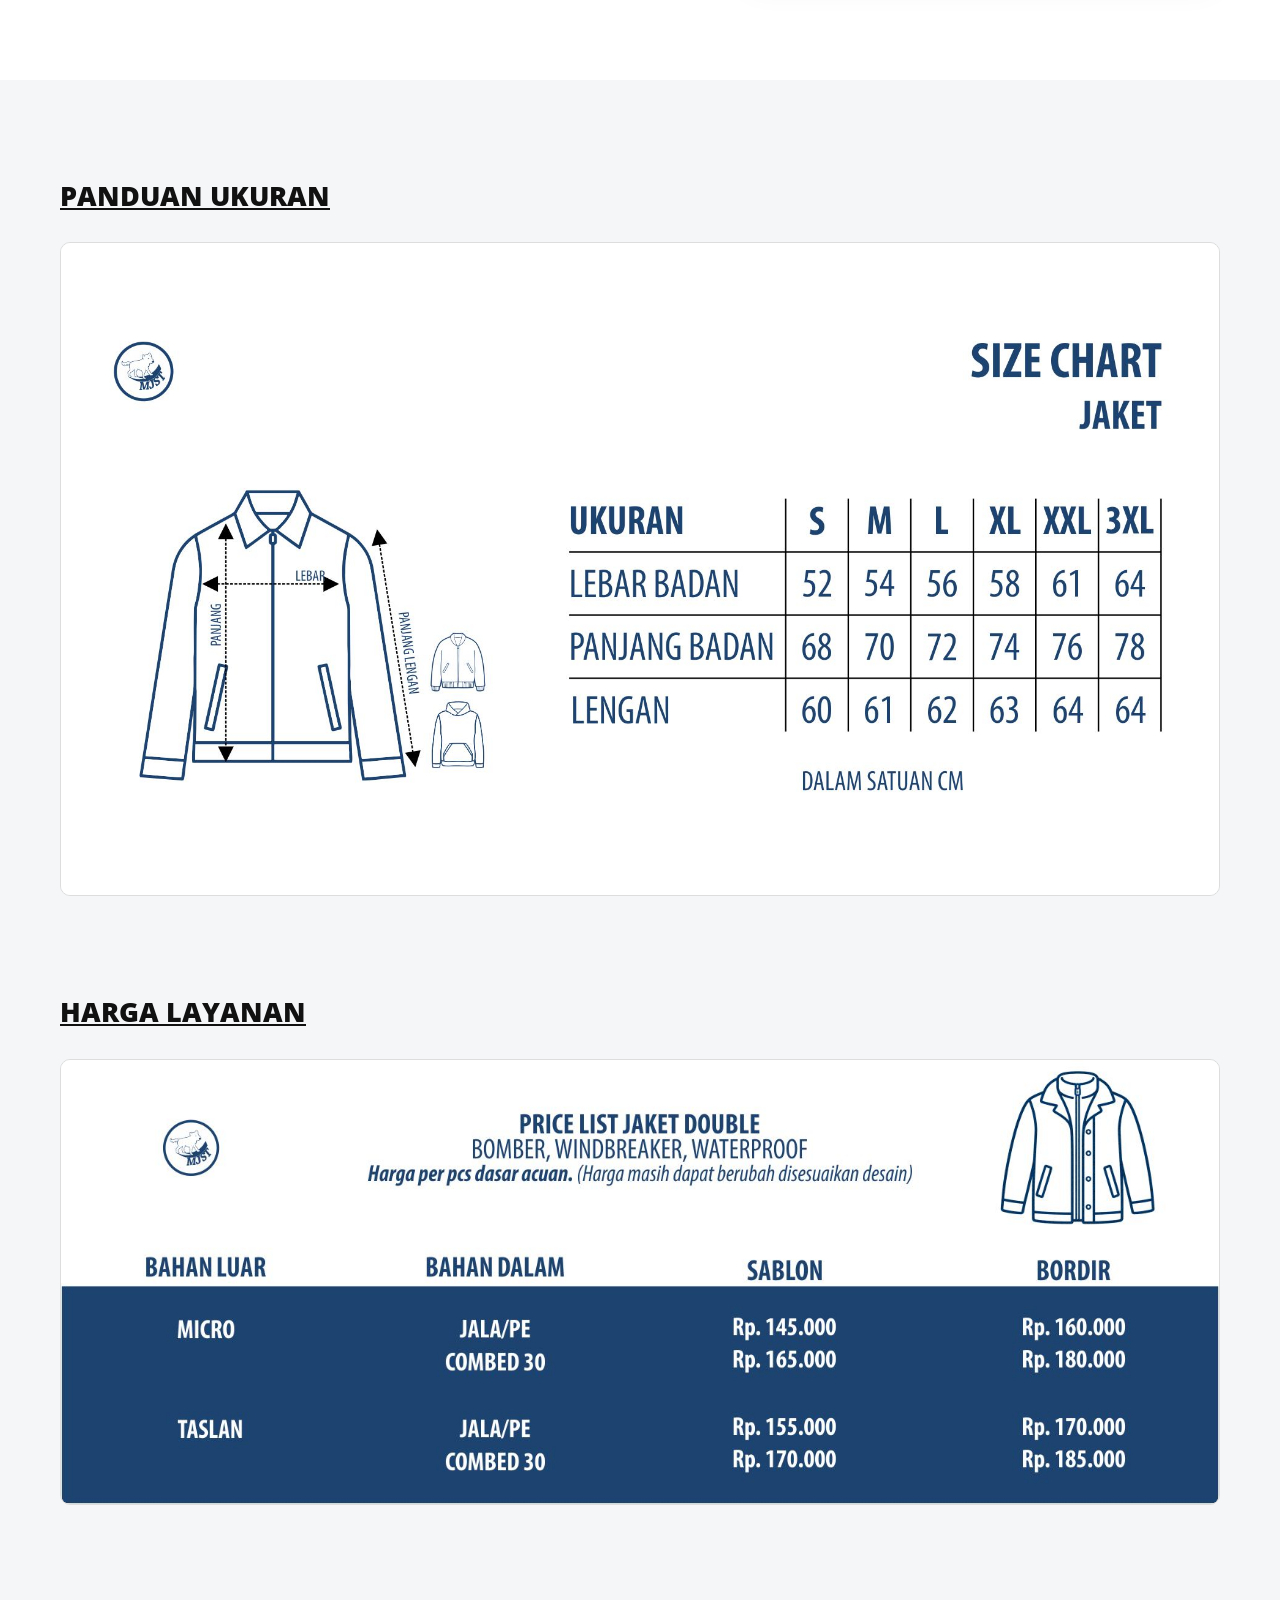
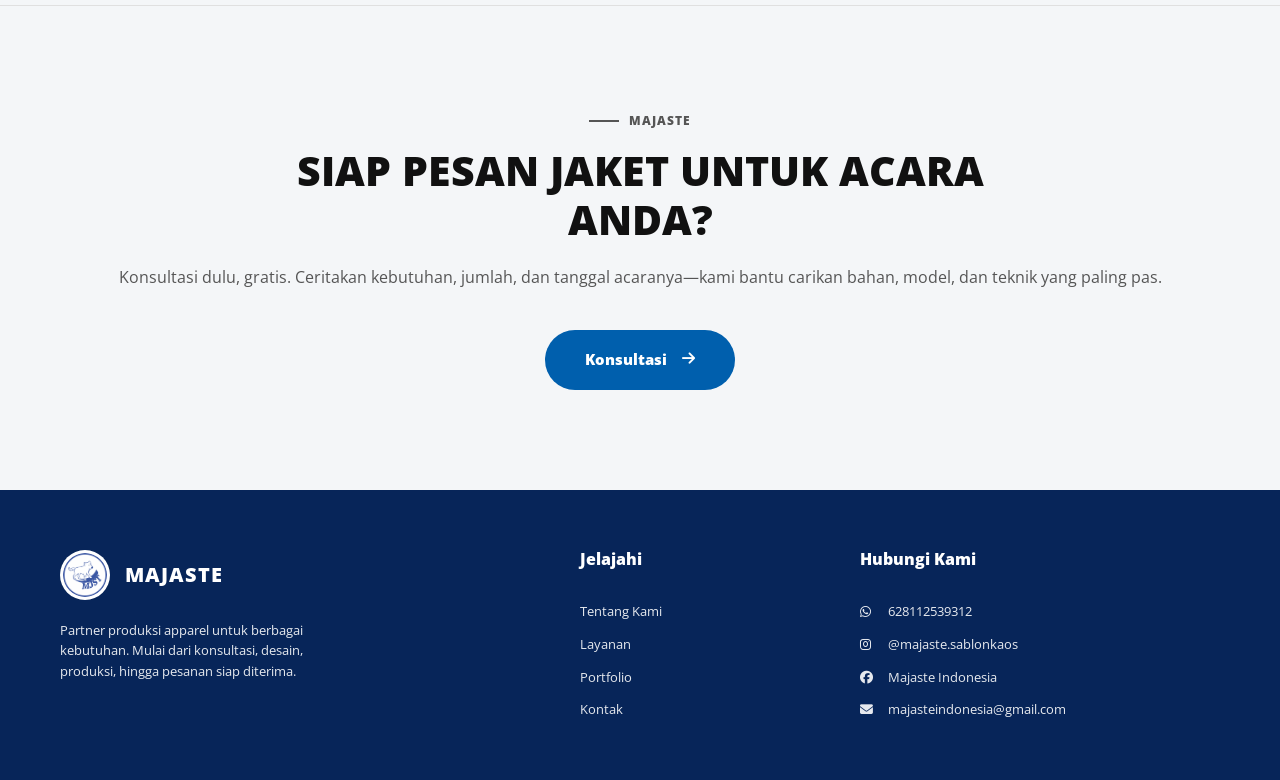
<file: layanan/jaketdouble.html>
<!DOCTYPE html>
<html lang="id">
<head>
    <meta charset="UTF-8">
    <meta name="viewport" content="width=device-width, initial-scale=1.0">
    <title>Jaket Double Layer Custom - MAJASTE</title>
    <link href="https://fonts.googleapis.com/css2?family=Open+Sans:wght@400;700;800&display=swap" rel="stylesheet">
    <link rel="stylesheet" href="https://cdnjs.cloudflare.com/ajax/libs/font-awesome/6.4.0/css/all.min.css">
    
    <!-- CSS PUSAT & CSS SUB-LAYANAN -->
    <link rel="stylesheet" href="../css/style.css">
    <link rel="stylesheet" href="../css/sub-layanan.css">
</head>
<body>
    <header class="header">
        <div class="container header-container">
            <a href="../index.html" class="logo-area">
                <img src="../assets/images/logo.png" alt="Logo Majaste" class="logo-img">
                <span class="logo-text">MAJASTE</span>
            </a>
            <button class="hamburger"><i class="fa-solid fa-bars"></i></button>
            <nav class="nav-menu">
                <a href="../tentang.html">Tentang Kami</a>
                <div class="dropdown">
                    <a href="../layanan.html" class="dropbtn" style="font-weight: 800;">Layanan <i class="fa-solid fa-caret-down"></i></a>
                    <div class="dropdown-content">
                        <a href="kaos.html">Kaos</a><a href="polo.html">Polo</a><a href="jersey.html">Jersey</a><a href="kemejapdh.html">Kemeja PDH</a><a href="jaketsingle.html">Jaket Single</a><a href="jaketdouble.html">Jaket Double</a><a href="training.html">Training</a>
                    </div>
                </div>
                <a href="../portfolio.html">Portfolio</a>
                <a href="../kontak.html">Kontak</a>
            </nav>
        </div>
    </header>

    <!-- SEC 1: HERO -->
    <section class="hero-polo bg-light">
        <div class="container hero-polo-container">
            <div class="hero-polo-text">
                <span class="section-label">LAYANAN</span>
                <h1 class="judul-hero">Jaket Double Layer Custom:</h1>
                <h2 class="sub-judul-hero">Gaya dan Perlindungan Maksimal</h2>
                <p style="font-size: 1.1rem; line-height: 1.8; color: var(--teks-abu); margin-bottom: 30px;">Jaket double layer adalah jawaban buat kamu yang butuh pakaian luar dengan perlindungan ekstra. Dengan dua lapisan (outer dan inner), jaket ini lebih tahan angin, lebih hangat, dan tetap nyaman dipakai. Pesanan di sini sudah sepaket siap pakai: Jaket + Sablon/Bordir, jadi tinggal pakai dan tampil kompak.</p>
                <a href="https://wa.me/628112539312" target="_blank" class="btn-kapsul-biru">Konsultasi <i class="fa-solid fa-arrow-right"></i></a>
            </div>
            <div class="hero-polo-image">
                <!-- Gambar Hero Jaket Double -->
                <img src="../assets/images/layanan/jaketdouble/jaketdouble-hero.jpg" alt="Ilustrasi Jaket Double Layer">
            </div>
        </div>
    </section>

    <!-- SEC 2: INFO & SYARAT -->
    <section class="info-polo bg-white">
        <div class="container info-container">
            
            <!-- Kolom Kiri: List -->
            <div class="info-left">
                <span class="section-label">PENGGUNAAN</span>
                <h2 class="sub-judul-hero" style="font-size: 1.8rem;">Untuk Berbagai Kebutuhan</h2>
                <div class="list-check">
                    <div class="list-check-item"><i class="fa-solid fa-check-square"></i> Touring, hiking, atau camping</div>
                    <div class="list-check-item"><i class="fa-solid fa-check-square"></i> Merchandise acara berskala besar</div>
                    <div class="list-check-item"><i class="fa-solid fa-check-square"></i> Komunitas motor atau pecinta alam</div>
                    <div class="list-check-item"><i class="fa-solid fa-check-square"></i> Jaket kelas atau angkatan</div>
                    <div class="list-check-item"><i class="fa-solid fa-check-square"></i> Kegiatan lapangan, proyek luar ruangan</div>
                </div>

                <span class="section-label" style="margin-top: 40px;">SEBELUM PRODUKSI</span>
                <h2 class="sub-judul-hero" style="font-size: 1.8rem;">Hal yang Bisa Kamu Diskusikan</h2>
                <div class="list-check">
                    <div class="list-check-item"><i class="fa-solid fa-check-square"></i> Kombinasi bahan outer & inner</div>
                    <div class="list-check-item"><i class="fa-solid fa-check-square"></i> Detail desain</div>
                    <div class="list-check-item"><i class="fa-solid fa-check-square"></i> Pemilihan model</div>
                    <div class="list-check-item"><i class="fa-solid fa-check-square"></i> Jumlah, Harga, Durasi Produksi</div>
                    <div class="list-check-item"><i class="fa-solid fa-check-square"></i> Sablon atau bordir</div>
                </div>

                <span class="section-label" style="margin-top: 40px;">TAHAPAN PEMESANAN</span>
                <h2 class="sub-judul-hero" style="font-size: 1.8rem;">Bagaimana Proses Pemesanannya?</h2>
                <p style="font-size: 1.05rem; line-height: 1.8; color: var(--teks-abu);">Mulai dengan konsultasi untuk membahas kebutuhan dan spesifikasi. Setelah kesepakatan dan DP diterima, desain disiapkan untuk mendapatkan persetujuanmu. Produksi berjalan setelah desain disetujui.</p>
            </div>

            <!-- Kolom Kanan: Kotak Info Penting -->
            <div class="info-right">
                <div class="info-box">
                    <h3>Informasi Penting.</h3>
                    
                    <div class="info-item">
                        <h4>Minimal Order Quantity</h4>
                        <p>Minimal Order 24 pcs. Bisa mix ukuran dan lengan pendek/panjang.</p>
                    </div>
                    
                    <div class="info-item">
                        <h4>Ketentuan Free Sample</h4>
                        <p>Free sample tersedia untuk pesanan minimal 50 pcs yang sudah membayar DP. Pelaksanaannya mempertimbangkan ketersediaan waktu untuk proses pembuatan dan review sample.</p>
                    </div>

                    <div class="info-item">
                        <h4>Garansi Produk</h4>
                        <p>Penggantian produk baru berlaku untuk unit yang mengalami cacat bahan seperti kain bolong, warna sablon yang tidak sesuai dengan desain yang disetujui, ukuran yang tidak sesuai spesifikasi, atau cacat jahitan akibat proses produksi. Pemeriksaan dan pengajuan klaim dilakukan maksimal 3 hari sejak barang diterima. Garansi tidak berlaku untuk kerusakan akibat kesalahan penggunaan atau perawatan.</p>
                    </div>

                    <a href="https://wa.me/628112539312" target="_blank" class="btn-kapsul-biru" style="width: 100%; justify-content: center; margin-top: 10px;">Tanya di WA <i class="fa-solid fa-arrow-right"></i></a>
                </div>
            </div>

        </div>
    </section>

    <!-- SEC 3: UKURAN -->
    <section class="section-tabel bg-light">
        <div class="container">
            <h2>Panduan Ukuran</h2>
            <div class="tabel-wrapper">
                <!-- Gambar Ukuran Jaket Double -->
                <img src="../assets/images/layanan/jaketdouble/majaste-jaketdouble-ukuran.jpg" alt="Panduan Ukuran Jaket Double Layer">
            </div>
        </div>
    </section>

    <!-- SEC 4: HARGA -->
    <section class="section-tabel bg-light" style="padding-top: 0;">
        <div class="container">
            <h2>Harga Layanan</h2>
            <div class="tabel-wrapper">
                <!-- Gambar Harga Jaket Double -->
                <img src="../assets/images/layanan/jaketdouble/majaste-jaketdouble-harga.jpg" alt="Harga Jaket Double Layer">
            </div>
        </div>
    </section>

    <!-- SEC 5: CTA -->
    <section class="cta-polos bg-light" style="border-top: 1px solid #e0e0e0;">
        <div class="container">
            <span class="section-label" style="justify-content: center;">MAJASTE</span>
            <h2>Siap Pesan Jaket untuk Acara<br>Anda?</h2>
            <p>Konsultasi dulu, gratis. Ceritakan kebutuhan, jumlah, dan tanggal acaranya—kami bantu carikan bahan, model, dan teknik yang paling pas.</p>
            <a href="https://wa.me/628112539312" target="_blank" class="btn-kapsul-biru">Konsultasi <i class="fa-solid fa-arrow-right"></i></a>
        </div>
    </section>

    <footer class="footer">
        <div class="container footer-container">
            <div class="footer-brand">
                <div class="logo-area"><img src="../assets/images/logo.png" alt="Logo Majaste" class="logo-img"><span class="logo-text">MAJASTE</span></div>
                <p>Partner produksi apparel untuk berbagai kebutuhan. Mulai dari konsultasi, desain, produksi, hingga pesanan siap diterima.</p>
            </div>
            <div class="footer-links">
                <h3>Jelajahi</h3>
                <a href="../tentang.html">Tentang Kami</a><a href="../layanan.html">Layanan</a><a href="../portfolio.html">Portfolio</a><a href="../kontak.html">Kontak</a>
            </div>
            <div class="footer-contact">
                <h3>Hubungi Kami</h3>
                <a href="https://wa.me/628112539312"><i class="fa-brands fa-whatsapp"></i> 628112539312</a>
                <a href="https://instagram.com/majaste.sablonkaos" target="_blank"><i class="fa-brands fa-instagram"></i> @majaste.sablonkaos</a>
                <a href="#"><i class="fa-brands fa-facebook"></i> Majaste Indonesia</a>
                <a href="mailto:majasteindonesia@gmail.com"><i class="fa-solid fa-envelope"></i> majasteindonesia@gmail.com</a>
            </div>
        </div>
    </footer>

    <!-- MODAL LIGHTBOX -->
    <div id="image-modal" class="modal">
        <span class="close-modal">&times;</span>
        <img class="modal-content" id="modal-img" oncontextmenu="return false;">
    </div>

    <script src="../js/script.js"></script>
</body>
</html>
</file>
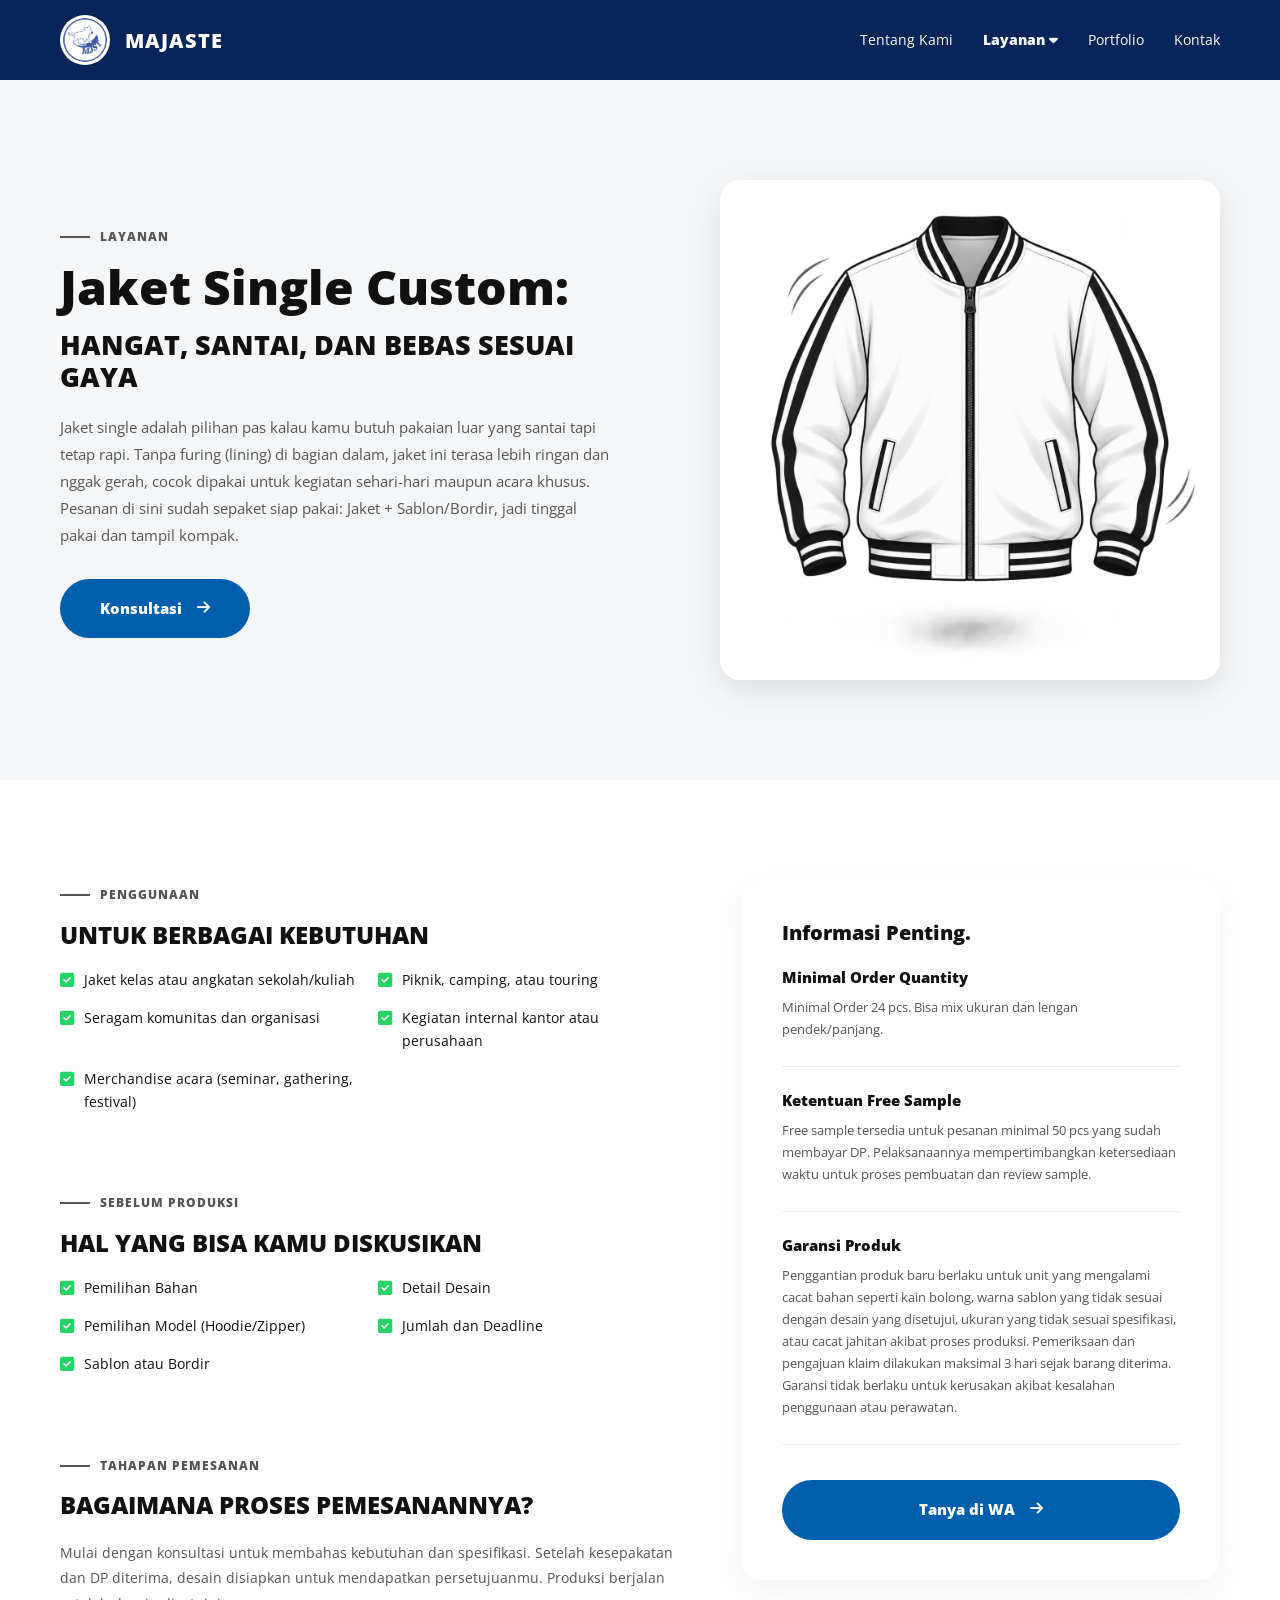
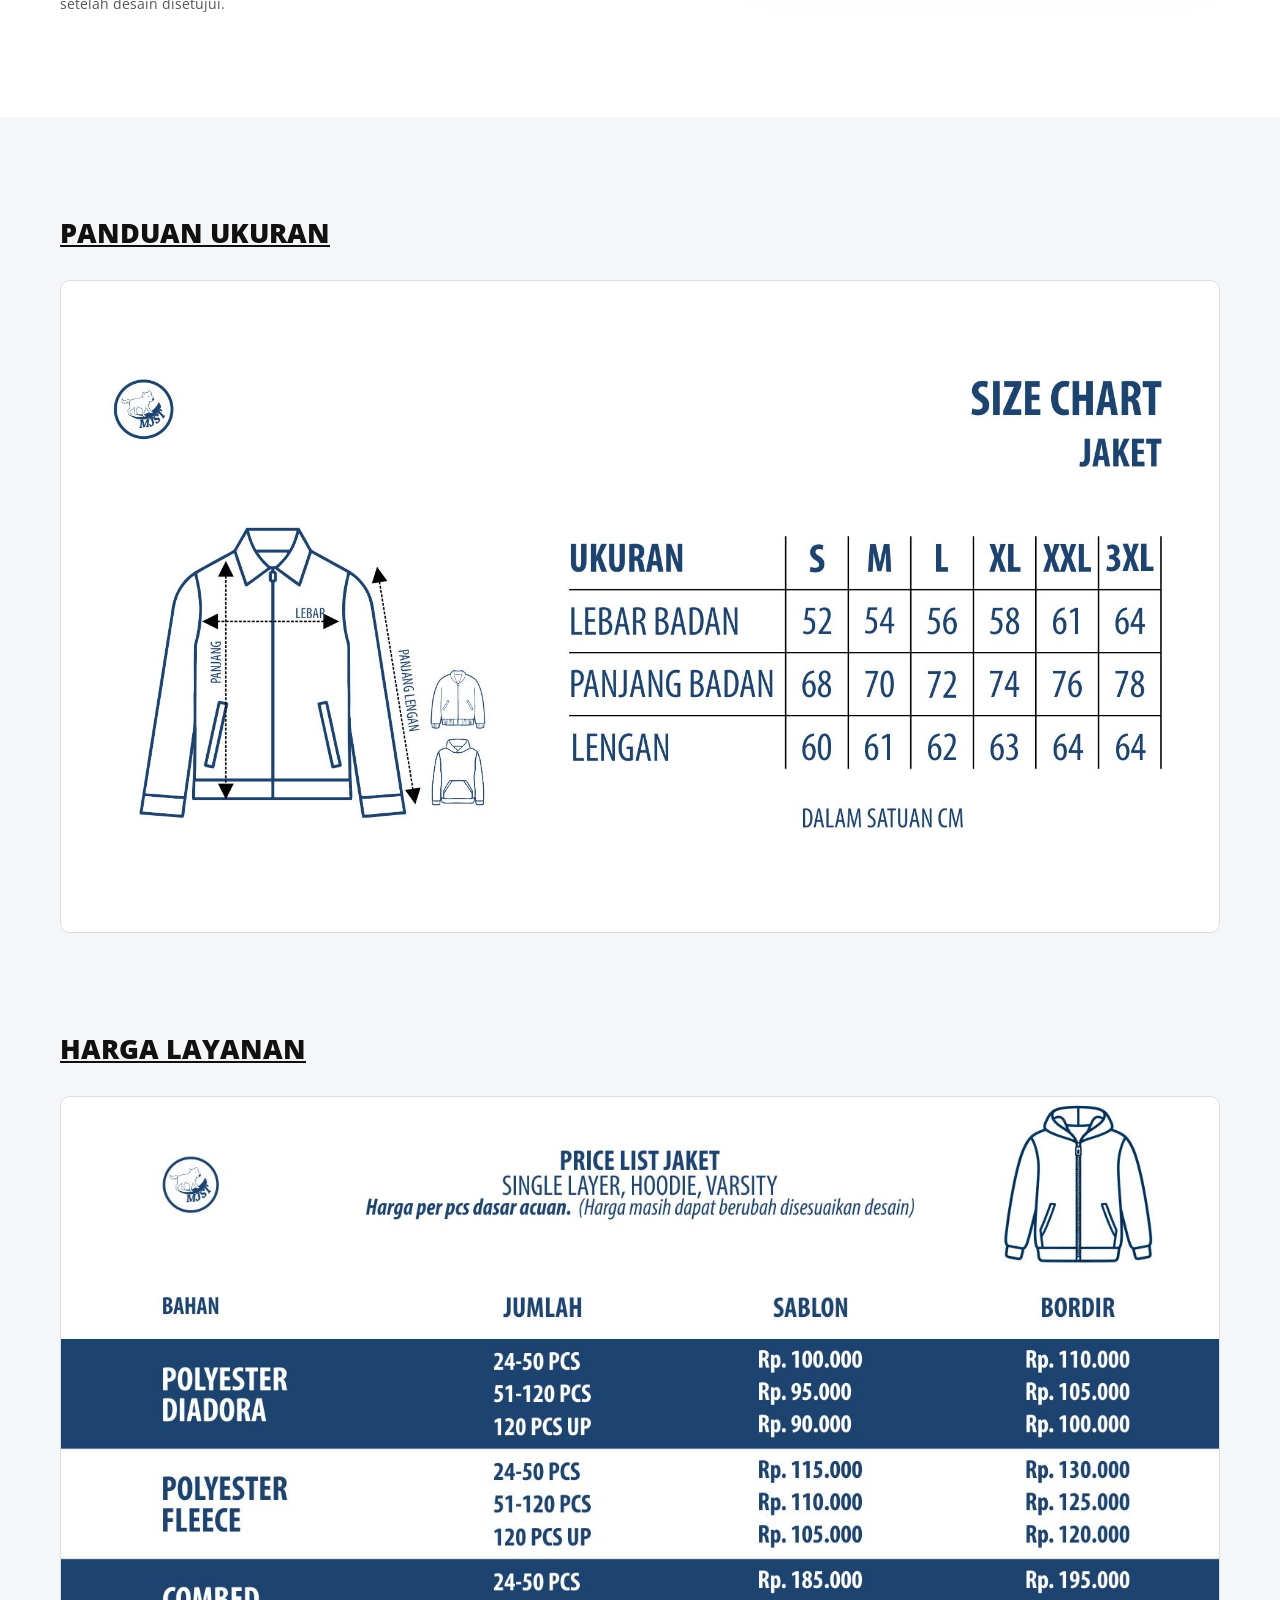
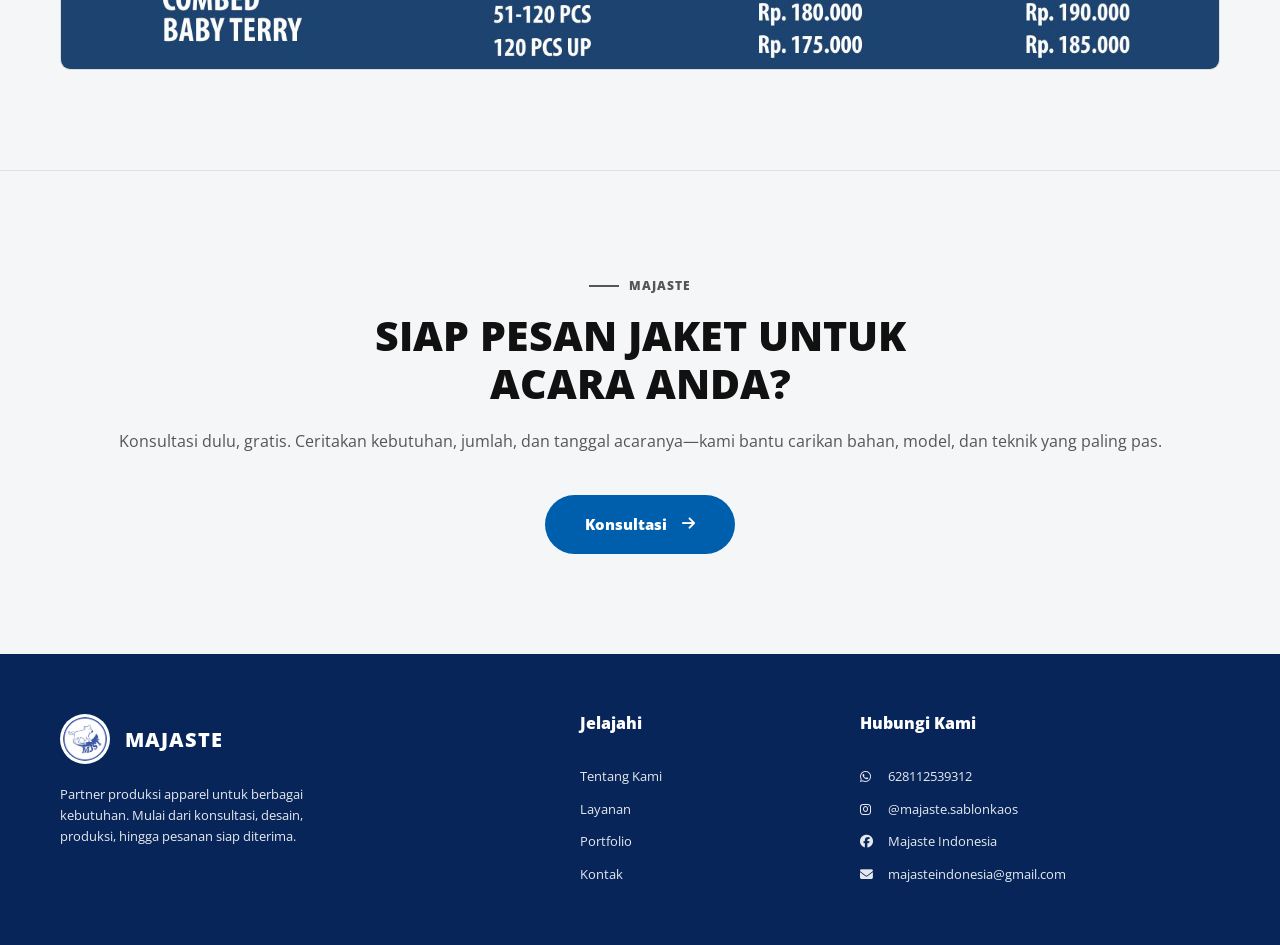
<file: layanan/jaketsingle.html>
<!DOCTYPE html>
<html lang="id">
<head>
    <meta charset="UTF-8">
    <meta name="viewport" content="width=device-width, initial-scale=1.0">
    <title>Jaket Single Custom - MAJASTE</title>
    <link href="https://fonts.googleapis.com/css2?family=Open+Sans:wght@400;700;800&display=swap" rel="stylesheet">
    <link rel="stylesheet" href="https://cdnjs.cloudflare.com/ajax/libs/font-awesome/6.4.0/css/all.min.css">
    
    <!-- CSS PUSAT & CSS SUB-LAYANAN -->
    <link rel="stylesheet" href="../css/style.css">
    <link rel="stylesheet" href="../css/sub-layanan.css">
</head>
<body>
    <header class="header">
        <div class="container header-container">
            <a href="../index.html" class="logo-area">
                <img src="../assets/images/logo.png" alt="Logo Majaste" class="logo-img">
                <span class="logo-text">MAJASTE</span>
            </a>
            <button class="hamburger"><i class="fa-solid fa-bars"></i></button>
            <nav class="nav-menu">
                <a href="../tentang.html">Tentang Kami</a>
                <div class="dropdown">
                    <a href="../layanan.html" class="dropbtn" style="font-weight: 800;">Layanan <i class="fa-solid fa-caret-down"></i></a>
                    <div class="dropdown-content">
                        <a href="kaos.html">Kaos</a><a href="polo.html">Polo</a><a href="jersey.html">Jersey</a><a href="kemejapdh.html">Kemeja PDH</a><a href="jaketsingle.html">Jaket Single</a><a href="jaketdouble.html">Jaket Double</a><a href="training.html">Training</a>
                    </div>
                </div>
                <a href="../portfolio.html">Portfolio</a>
                <a href="../kontak.html">Kontak</a>
            </nav>
        </div>
    </header>

    <!-- SEC 1: HERO -->
    <section class="hero-polo bg-light">
        <div class="container hero-polo-container">
            <div class="hero-polo-text">
                <span class="section-label">LAYANAN</span>
                <h1 class="judul-hero">Jaket Single Custom:</h1>
                <h2 class="sub-judul-hero">Hangat, Santai, dan Bebas Sesuai Gaya</h2>
                <p style="font-size: 1.1rem; line-height: 1.8; color: var(--teks-abu); margin-bottom: 30px;">Jaket single adalah pilihan pas kalau kamu butuh pakaian luar yang santai tapi tetap rapi. Tanpa furing (lining) di bagian dalam, jaket ini terasa lebih ringan dan nggak gerah, cocok dipakai untuk kegiatan sehari-hari maupun acara khusus. Pesanan di sini sudah sepaket siap pakai: Jaket + Sablon/Bordir, jadi tinggal pakai dan tampil kompak.</p>
                <a href="https://wa.me/628112539312" target="_blank" class="btn-kapsul-biru">Konsultasi <i class="fa-solid fa-arrow-right"></i></a>
            </div>
            <div class="hero-polo-image">
                <!-- Gambar Hero Jaket Single -->
                <img src="../assets/images/layanan/jaketsingle/jaketsingle-hero.jpg" alt="Ilustrasi Jaket Single">
            </div>
        </div>
    </section>

    <!-- SEC 2: INFO & SYARAT -->
    <section class="info-polo bg-white">
        <div class="container info-container">
            
            <!-- Kolom Kiri: List -->
            <div class="info-left">
                <span class="section-label">PENGGUNAAN</span>
                <h2 class="sub-judul-hero" style="font-size: 1.8rem;">Untuk Berbagai Kebutuhan</h2>
                <div class="list-check">
                    <div class="list-check-item"><i class="fa-solid fa-check-square"></i> Jaket kelas atau angkatan sekolah/kuliah</div>
                    <div class="list-check-item"><i class="fa-solid fa-check-square"></i> Piknik, camping, atau touring</div>
                    <div class="list-check-item"><i class="fa-solid fa-check-square"></i> Seragam komunitas dan organisasi</div>
                    <div class="list-check-item"><i class="fa-solid fa-check-square"></i> Kegiatan internal kantor atau perusahaan</div>
                    <div class="list-check-item"><i class="fa-solid fa-check-square"></i> Merchandise acara (seminar, gathering, festival)</div>
                </div>

                <span class="section-label" style="margin-top: 40px;">SEBELUM PRODUKSI</span>
                <h2 class="sub-judul-hero" style="font-size: 1.8rem;">Hal yang Bisa Kamu Diskusikan</h2>
                <div class="list-check">
                    <div class="list-check-item"><i class="fa-solid fa-check-square"></i> Pemilihan Bahan</div>
                    <div class="list-check-item"><i class="fa-solid fa-check-square"></i> Detail Desain</div>
                    <div class="list-check-item"><i class="fa-solid fa-check-square"></i> Pemilihan Model (Hoodie/Zipper)</div>
                    <div class="list-check-item"><i class="fa-solid fa-check-square"></i> Jumlah dan Deadline</div>
                    <div class="list-check-item"><i class="fa-solid fa-check-square"></i> Sablon atau Bordir</div>
                </div>

                <span class="section-label" style="margin-top: 40px;">TAHAPAN PEMESANAN</span>
                <h2 class="sub-judul-hero" style="font-size: 1.8rem;">Bagaimana Proses Pemesanannya?</h2>
                <p style="font-size: 1.05rem; line-height: 1.8; color: var(--teks-abu);">Mulai dengan konsultasi untuk membahas kebutuhan dan spesifikasi. Setelah kesepakatan dan DP diterima, desain disiapkan untuk mendapatkan persetujuanmu. Produksi berjalan setelah desain disetujui.</p>
            </div>

            <!-- Kolom Kanan: Kotak Info Penting -->
            <div class="info-right">
                <div class="info-box">
                    <h3>Informasi Penting.</h3>
                    
                    <div class="info-item">
                        <h4>Minimal Order Quantity</h4>
                        <p>Minimal Order 24 pcs. Bisa mix ukuran dan lengan pendek/panjang.</p>
                    </div>
                    
                    <div class="info-item">
                        <h4>Ketentuan Free Sample</h4>
                        <p>Free sample tersedia untuk pesanan minimal 50 pcs yang sudah membayar DP. Pelaksanaannya mempertimbangkan ketersediaan waktu untuk proses pembuatan dan review sample.</p>
                    </div>

                    <div class="info-item">
                        <h4>Garansi Produk</h4>
                        <p>Penggantian produk baru berlaku untuk unit yang mengalami cacat bahan seperti kain bolong, warna sablon yang tidak sesuai dengan desain yang disetujui, ukuran yang tidak sesuai spesifikasi, atau cacat jahitan akibat proses produksi. Pemeriksaan dan pengajuan klaim dilakukan maksimal 3 hari sejak barang diterima. Garansi tidak berlaku untuk kerusakan akibat kesalahan penggunaan atau perawatan.</p>
                    </div>

                    <a href="https://wa.me/628112539312" target="_blank" class="btn-kapsul-biru" style="width: 100%; justify-content: center; margin-top: 10px;">Tanya di WA <i class="fa-solid fa-arrow-right"></i></a>
                </div>
            </div>

        </div>
    </section>

    <!-- SEC 3: UKURAN -->
    <section class="section-tabel bg-light">
        <div class="container">
            <h2>Panduan Ukuran</h2>
            <div class="tabel-wrapper">
                <!-- Gambar Ukuran Jaket Single -->
                <img src="../assets/images/layanan/jaketsingle/majaste-jaketsingle-ukuran.jpg" alt="Panduan Ukuran Jaket Single">
            </div>
        </div>
    </section>

    <!-- SEC 4: HARGA -->
    <section class="section-tabel bg-light" style="padding-top: 0;">
        <div class="container">
            <h2>Harga Layanan</h2>
            <div class="tabel-wrapper">
                <!-- Gambar Harga Jaket Single -->
                <img src="../assets/images/layanan/jaketsingle/majaste-jaketsingle-harga.jpg" alt="Harga Jaket Single">
            </div>
        </div>
    </section>

    <!-- SEC 5: CTA -->
    <section class="cta-polos bg-light" style="border-top: 1px solid #e0e0e0;">
        <div class="container">
            <span class="section-label" style="justify-content: center;">MAJASTE</span>
            <h2>Siap Pesan Jaket untuk<br>Acara Anda?</h2>
            <p>Konsultasi dulu, gratis. Ceritakan kebutuhan, jumlah, dan tanggal acaranya—kami bantu carikan bahan, model, dan teknik yang paling pas.</p>
            <a href="https://wa.me/628112539312" target="_blank" class="btn-kapsul-biru">Konsultasi <i class="fa-solid fa-arrow-right"></i></a>
        </div>
    </section>

    <footer class="footer">
        <div class="container footer-container">
            <div class="footer-brand">
                <div class="logo-area"><img src="../assets/images/logo.png" alt="Logo Majaste" class="logo-img"><span class="logo-text">MAJASTE</span></div>
                <p>Partner produksi apparel untuk berbagai kebutuhan. Mulai dari konsultasi, desain, produksi, hingga pesanan siap diterima.</p>
            </div>
            <div class="footer-links">
                <h3>Jelajahi</h3>
                <a href="../tentang.html">Tentang Kami</a><a href="../layanan.html">Layanan</a><a href="../portfolio.html">Portfolio</a><a href="../kontak.html">Kontak</a>
            </div>
            <div class="footer-contact">
                <h3>Hubungi Kami</h3>
                <a href="https://wa.me/628112539312"><i class="fa-brands fa-whatsapp"></i> 628112539312</a>
                <a href="https://instagram.com/majaste.sablonkaos" target="_blank"><i class="fa-brands fa-instagram"></i> @majaste.sablonkaos</a>
                <a href="#"><i class="fa-brands fa-facebook"></i> Majaste Indonesia</a>
                <a href="mailto:majasteindonesia@gmail.com"><i class="fa-solid fa-envelope"></i> majasteindonesia@gmail.com</a>
            </div>
        </div>
    </footer>

    <!-- MODAL LIGHTBOX -->
    <div id="image-modal" class="modal">
        <span class="close-modal">&times;</span>
        <img class="modal-content" id="modal-img" oncontextmenu="return false;">
    </div>

    <script src="../js/script.js"></script>
</body>
</html>
</file>
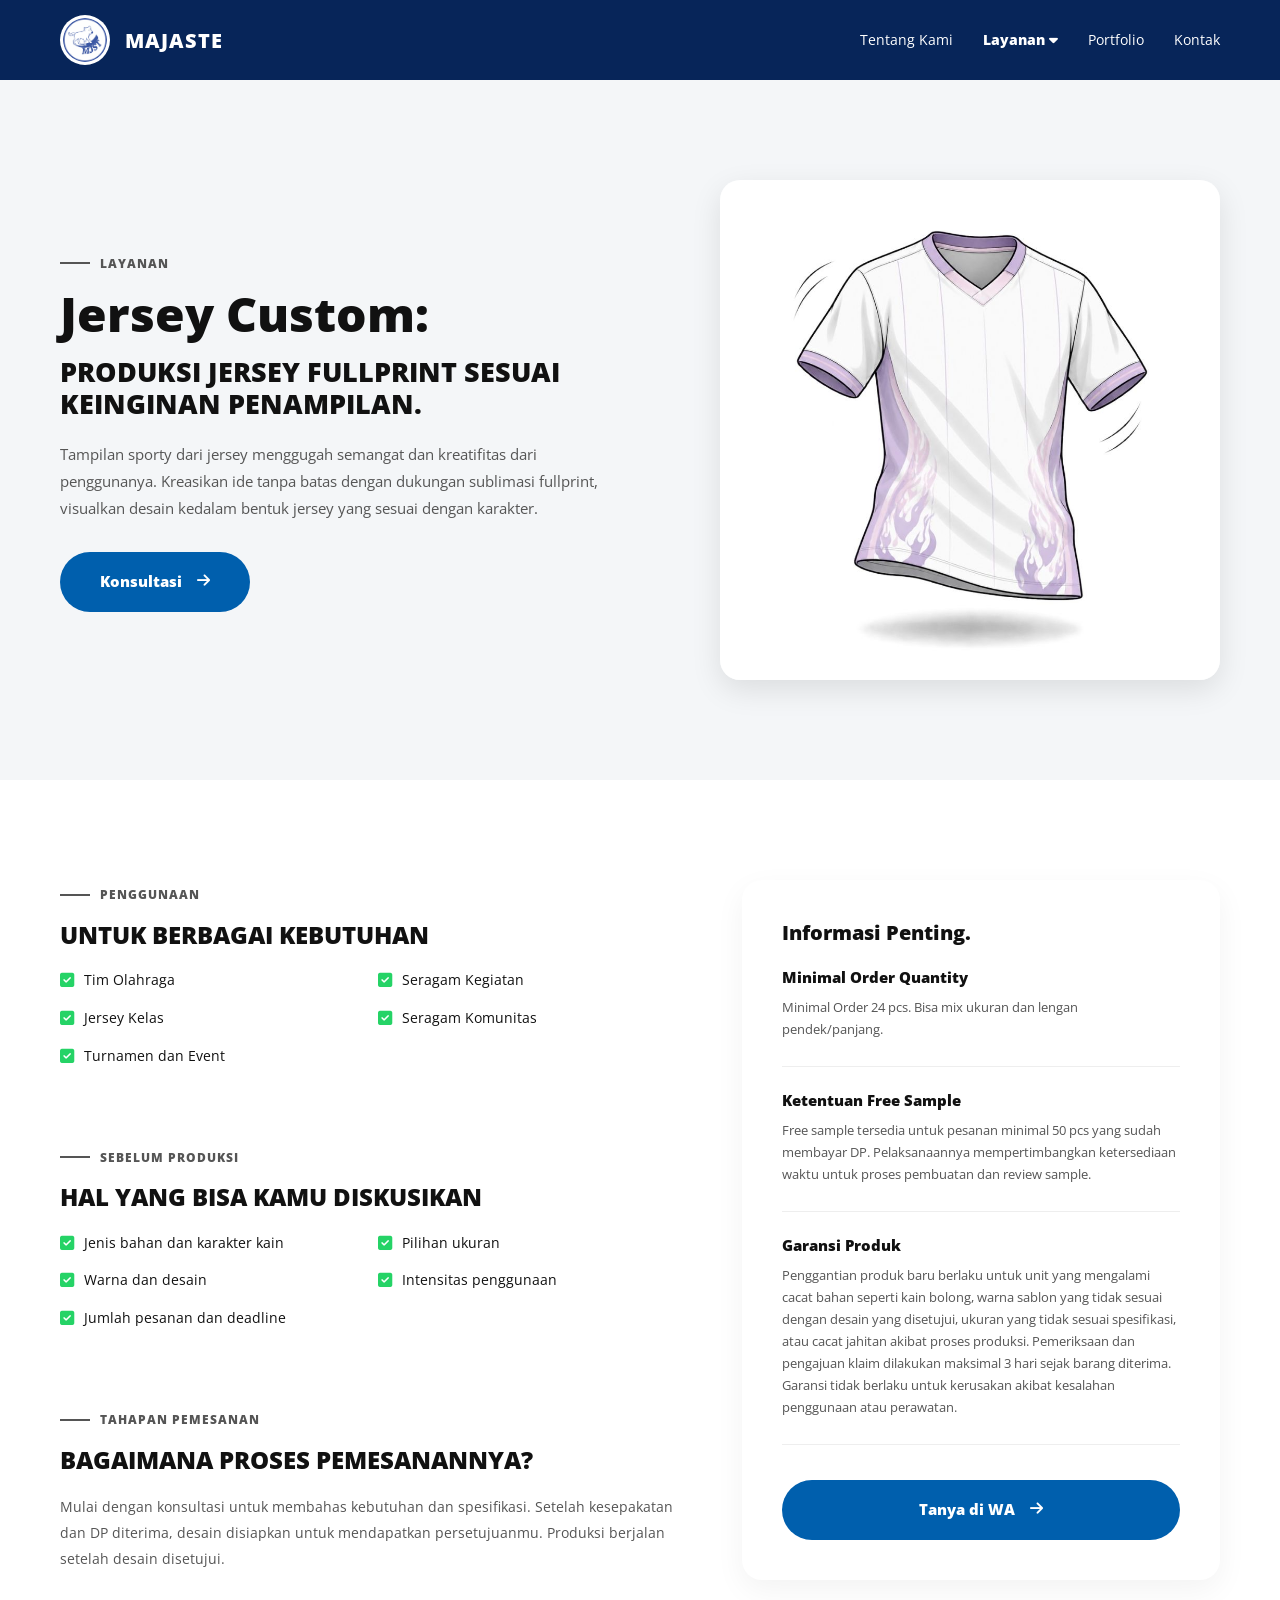
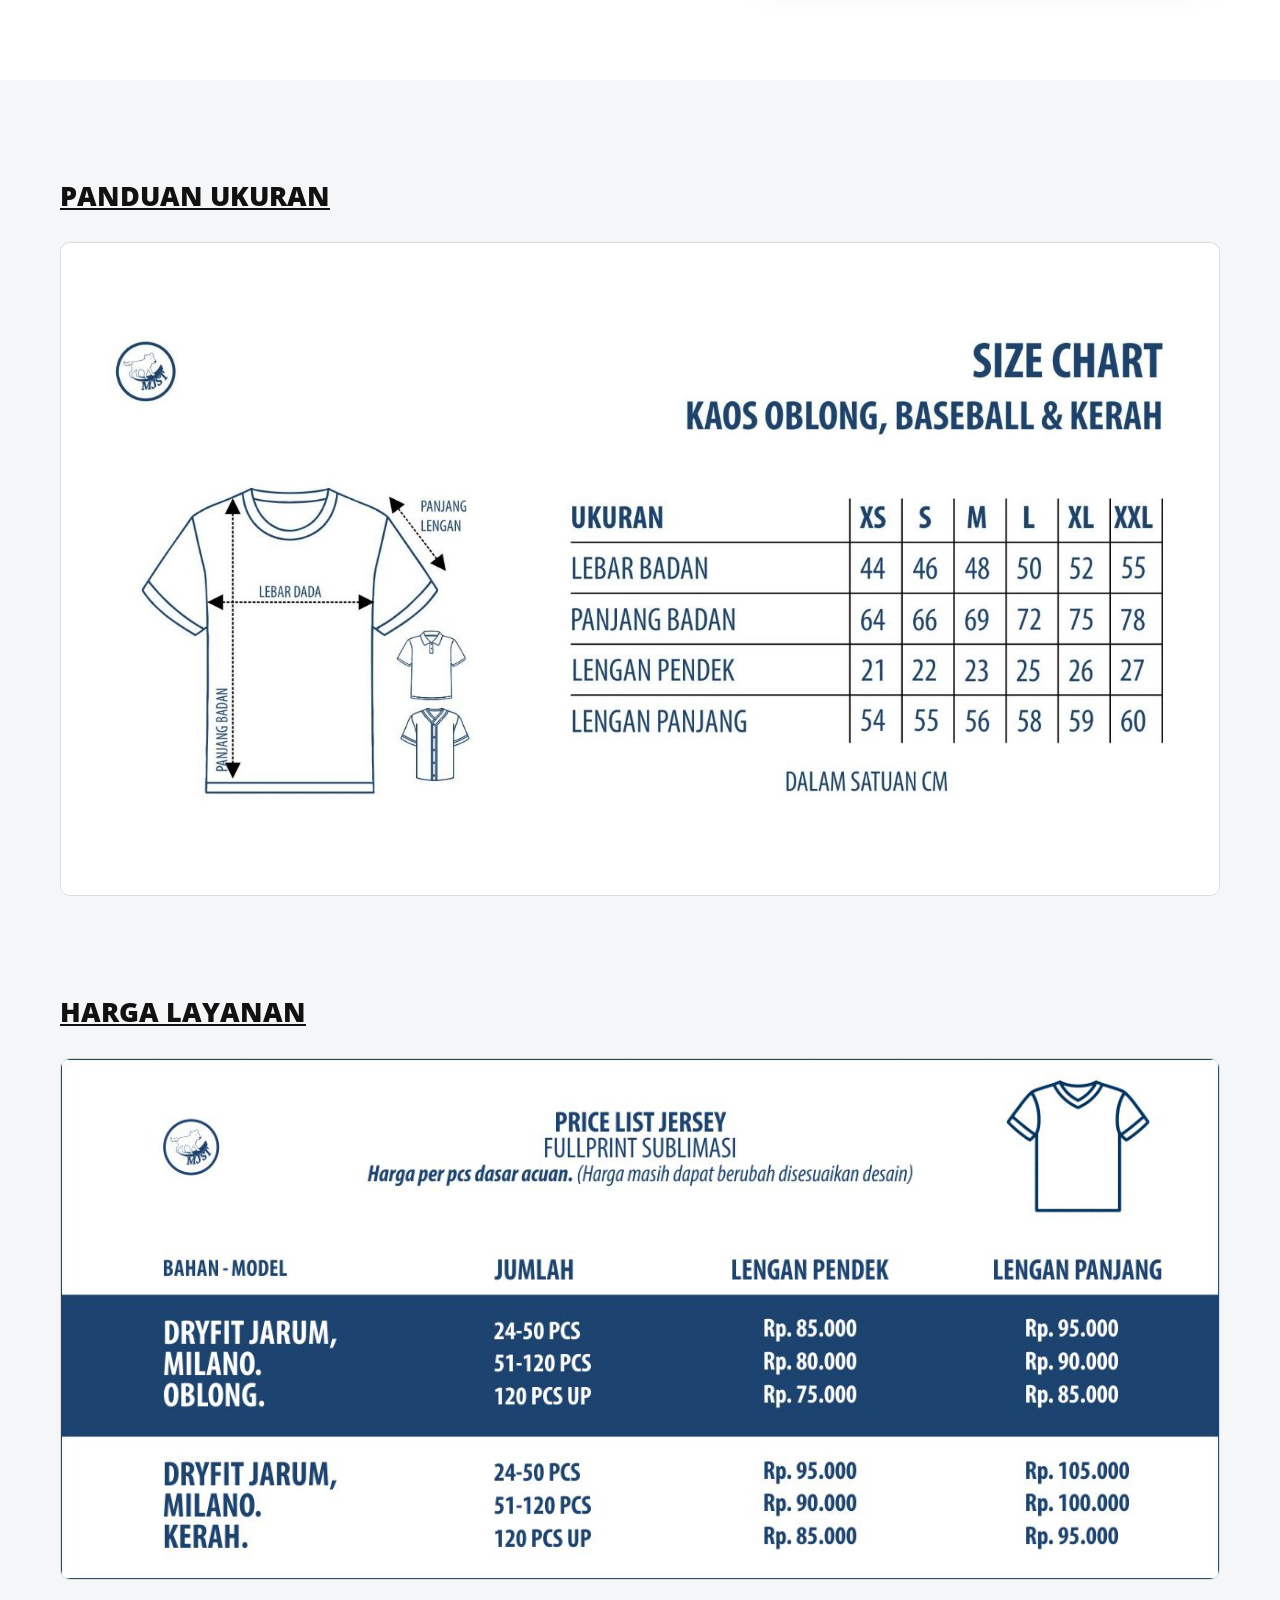
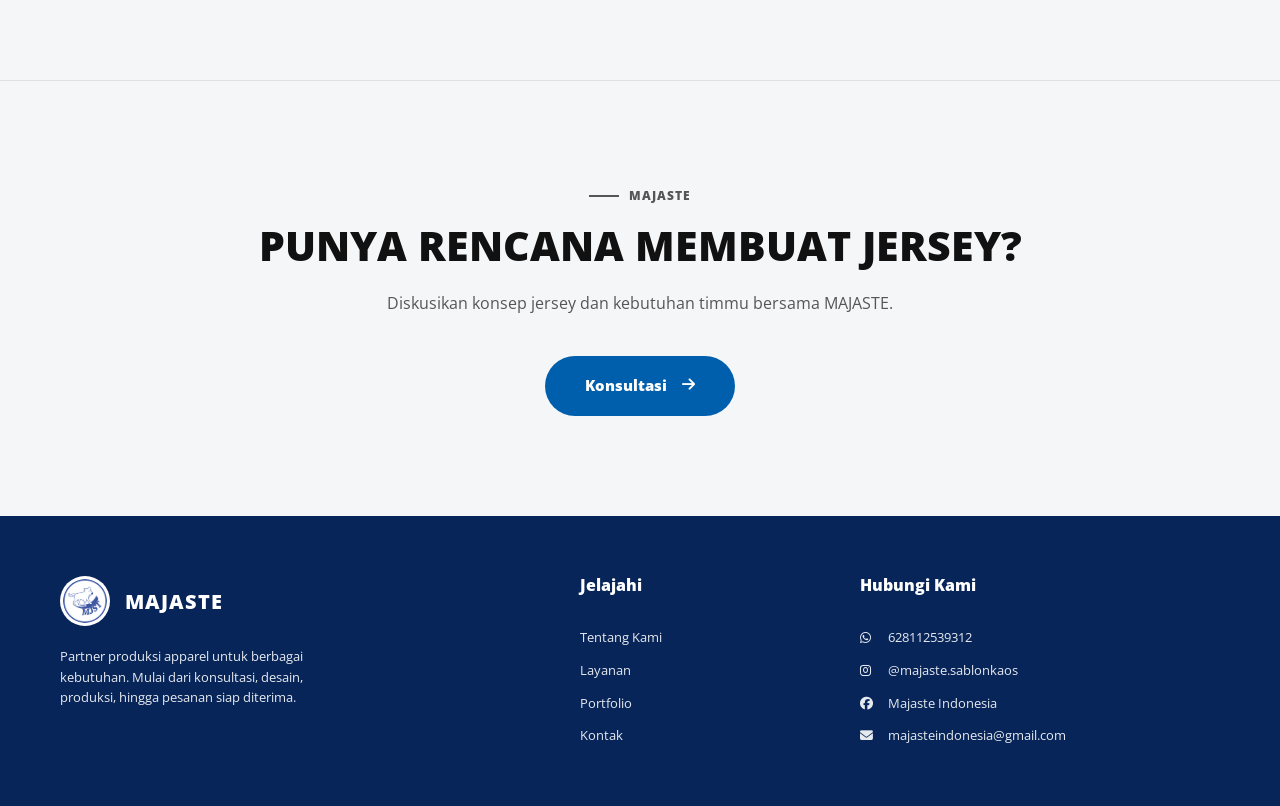
<file: layanan/jersey.html>
<!DOCTYPE html>
<html lang="id">
<head>
    <meta charset="UTF-8">
    <meta name="viewport" content="width=device-width, initial-scale=1.0">
    <title>Jersey Custom - MAJASTE</title>
    <link href="https://fonts.googleapis.com/css2?family=Open+Sans:wght@400;700;800&display=swap" rel="stylesheet">
    <link rel="stylesheet" href="https://cdnjs.cloudflare.com/ajax/libs/font-awesome/6.4.0/css/all.min.css">
    
    <!-- CSS PUSAT & CSS SUB-LAYANAN -->
    <link rel="stylesheet" href="../css/style.css">
    <link rel="stylesheet" href="../css/sub-layanan.css">
</head>
<body>
    <header class="header">
        <div class="container header-container">
            <a href="../index.html" class="logo-area">
                <img src="../assets/images/logo.png" alt="Logo Majaste" class="logo-img">
                <span class="logo-text">MAJASTE</span>
            </a>
            <button class="hamburger"><i class="fa-solid fa-bars"></i></button>
            <nav class="nav-menu">
                <a href="../tentang.html">Tentang Kami</a>
                <div class="dropdown">
                    <a href="../layanan.html" class="dropbtn" style="font-weight: 800;">Layanan <i class="fa-solid fa-caret-down"></i></a>
                    <div class="dropdown-content">
                        <a href="kaos.html">Kaos</a><a href="polo.html">Polo</a><a href="jersey.html">Jersey</a><a href="kemejapdh.html">Kemeja PDH</a><a href="jaketsingle.html">Jaket Single</a><a href="jaketdouble.html">Jaket Double</a><a href="training.html">Training</a>
                    </div>
                </div>
                <a href="../portfolio.html">Portfolio</a>
                <a href="../kontak.html">Kontak</a>
            </nav>
        </div>
    </header>

    <!-- SEC 1: HERO -->
    <section class="hero-polo bg-light">
        <div class="container hero-polo-container">
            <div class="hero-polo-text">
                <span class="section-label">LAYANAN</span>
                <h1 class="judul-hero">Jersey Custom:</h1>
                <h2 class="sub-judul-hero">Produksi Jersey Fullprint sesuai<br>keinginan penampilan.</h2>
                <p style="font-size: 1.1rem; line-height: 1.8; color: var(--teks-abu); margin-bottom: 30px;">Tampilan sporty dari jersey menggugah semangat dan kreatifitas dari penggunanya. Kreasikan ide tanpa batas dengan dukungan sublimasi fullprint, visualkan desain kedalam bentuk jersey yang sesuai dengan karakter.</p>
                <a href="https://wa.me/628112539312" target="_blank" class="btn-kapsul-biru">Konsultasi <i class="fa-solid fa-arrow-right"></i></a>
            </div>
            <div class="hero-polo-image">
                <!-- Gambar Hero Jersey -->
                <img src="../assets/images/layanan/jersey/jersey-hero.jpg" alt="Ilustrasi Jersey">
            </div>
        </div>
    </section>

    <!-- SEC 2: INFO & SYARAT -->
    <section class="info-polo bg-white">
        <div class="container info-container">
            
            <!-- Kolom Kiri: List -->
            <div class="info-left">
                <span class="section-label">PENGGUNAAN</span>
                <h2 class="sub-judul-hero" style="font-size: 1.8rem;">Untuk Berbagai Kebutuhan</h2>
                <div class="list-check">
                    <div class="list-check-item"><i class="fa-solid fa-check-square"></i> Tim Olahraga</div>
                    <div class="list-check-item"><i class="fa-solid fa-check-square"></i> Seragam Kegiatan</div>
                    <div class="list-check-item"><i class="fa-solid fa-check-square"></i> Jersey Kelas</div>
                    <div class="list-check-item"><i class="fa-solid fa-check-square"></i> Seragam Komunitas</div>
                    <div class="list-check-item"><i class="fa-solid fa-check-square"></i> Turnamen dan Event</div>
                </div>

                <span class="section-label" style="margin-top: 40px;">SEBELUM PRODUKSI</span>
                <h2 class="sub-judul-hero" style="font-size: 1.8rem;">Hal yang Bisa Kamu Diskusikan</h2>
                <div class="list-check">
                    <div class="list-check-item"><i class="fa-solid fa-check-square"></i> Jenis bahan dan karakter kain</div>
                    <div class="list-check-item"><i class="fa-solid fa-check-square"></i> Pilihan ukuran</div>
                    <div class="list-check-item"><i class="fa-solid fa-check-square"></i> Warna dan desain</div>
                    <div class="list-check-item"><i class="fa-solid fa-check-square"></i> Intensitas penggunaan</div>
                    <div class="list-check-item"><i class="fa-solid fa-check-square"></i> Jumlah pesanan dan deadline</div>
                </div>

                <span class="section-label" style="margin-top: 40px;">TAHAPAN PEMESANAN</span>
                <h2 class="sub-judul-hero" style="font-size: 1.8rem;">Bagaimana Proses Pemesanannya?</h2>
                <p style="font-size: 1.05rem; line-height: 1.8; color: var(--teks-abu);">Mulai dengan konsultasi untuk membahas kebutuhan dan spesifikasi. Setelah kesepakatan dan DP diterima, desain disiapkan untuk mendapatkan persetujuanmu. Produksi berjalan setelah desain disetujui.</p>
            </div>

            <!-- Kolom Kanan: Kotak Info Penting -->
            <div class="info-right">
                <div class="info-box">
                    <h3>Informasi Penting.</h3>
                    
                    <div class="info-item">
                        <h4>Minimal Order Quantity</h4>
                        <p>Minimal Order 24 pcs. Bisa mix ukuran dan lengan pendek/panjang.</p>
                    </div>
                    
                    <div class="info-item">
                        <h4>Ketentuan Free Sample</h4>
                        <p>Free sample tersedia untuk pesanan minimal 50 pcs yang sudah membayar DP. Pelaksanaannya mempertimbangkan ketersediaan waktu untuk proses pembuatan dan review sample.</p>
                    </div>

                    <div class="info-item">
                        <h4>Garansi Produk</h4>
                        <p>Penggantian produk baru berlaku untuk unit yang mengalami cacat bahan seperti kain bolong, warna sablon yang tidak sesuai dengan desain yang disetujui, ukuran yang tidak sesuai spesifikasi, atau cacat jahitan akibat proses produksi. Pemeriksaan dan pengajuan klaim dilakukan maksimal 3 hari sejak barang diterima. Garansi tidak berlaku untuk kerusakan akibat kesalahan penggunaan atau perawatan.</p>
                    </div>

                    <a href="https://wa.me/628112539312" target="_blank" class="btn-kapsul-biru" style="width: 100%; justify-content: center; margin-top: 10px;">Tanya di WA <i class="fa-solid fa-arrow-right"></i></a>
                </div>
            </div>

        </div>
    </section>

    <!-- SEC 3: UKURAN -->
    <section class="section-tabel bg-light">
        <div class="container">
            <h2>Panduan Ukuran</h2>
            <div class="tabel-wrapper">
                <!-- Gambar Ukuran Jersey -->
                <img src="../assets/images/layanan/jersey/majaste-jersey-ukuran.jpg" alt="Panduan Ukuran Jersey">
            </div>
        </div>
    </section>

    <!-- SEC 4: HARGA -->
    <section class="section-tabel bg-light" style="padding-top: 0;">
        <div class="container">
            <h2>Harga Layanan</h2>
            <div class="tabel-wrapper">
                <!-- Gambar Harga Jersey -->
                <img src="../assets/images/layanan/jersey/majaste-jersey-harga.jpg" alt="Harga Jersey">
            </div>
        </div>
    </section>

    <!-- SEC 5: CTA -->
    <section class="cta-polos bg-light" style="border-top: 1px solid #e0e0e0;">
        <div class="container">
            <span class="section-label" style="justify-content: center;">MAJASTE</span>
            <h2>Punya Rencana Membuat Jersey?</h2>
            <p>Diskusikan konsep jersey dan kebutuhan timmu bersama MAJASTE.</p>
            <a href="https://wa.me/628112539312" target="_blank" class="btn-kapsul-biru">Konsultasi <i class="fa-solid fa-arrow-right"></i></a>
        </div>
    </section>

    <footer class="footer">
        <div class="container footer-container">
            <div class="footer-brand">
                <div class="logo-area"><img src="../assets/images/logo.png" alt="Logo Majaste" class="logo-img"><span class="logo-text">MAJASTE</span></div>
                <p>Partner produksi apparel untuk berbagai kebutuhan. Mulai dari konsultasi, desain, produksi, hingga pesanan siap diterima.</p>
            </div>
            <div class="footer-links">
                <h3>Jelajahi</h3>
                <a href="../tentang.html">Tentang Kami</a><a href="../layanan.html">Layanan</a><a href="../portfolio.html">Portfolio</a><a href="../kontak.html">Kontak</a>
            </div>
            <div class="footer-contact">
                <h3>Hubungi Kami</h3>
                <a href="https://wa.me/628112539312"><i class="fa-brands fa-whatsapp"></i> 628112539312</a>
                <a href="https://instagram.com/majaste.sablonkaos" target="_blank"><i class="fa-brands fa-instagram"></i> @majaste.sablonkaos</a>
                <a href="#"><i class="fa-brands fa-facebook"></i> Majaste Indonesia</a>
                <a href="mailto:majasteindonesia@gmail.com"><i class="fa-solid fa-envelope"></i> majasteindonesia@gmail.com</a>
            </div>
        </div>
    </footer>

    <!-- MODAL LIGHTBOX -->
    <div id="image-modal" class="modal">
        <span class="close-modal">&times;</span>
        <img class="modal-content" id="modal-img" oncontextmenu="return false;">
    </div>

    <script src="../js/script.js"></script>
</body>
</html>
</file>
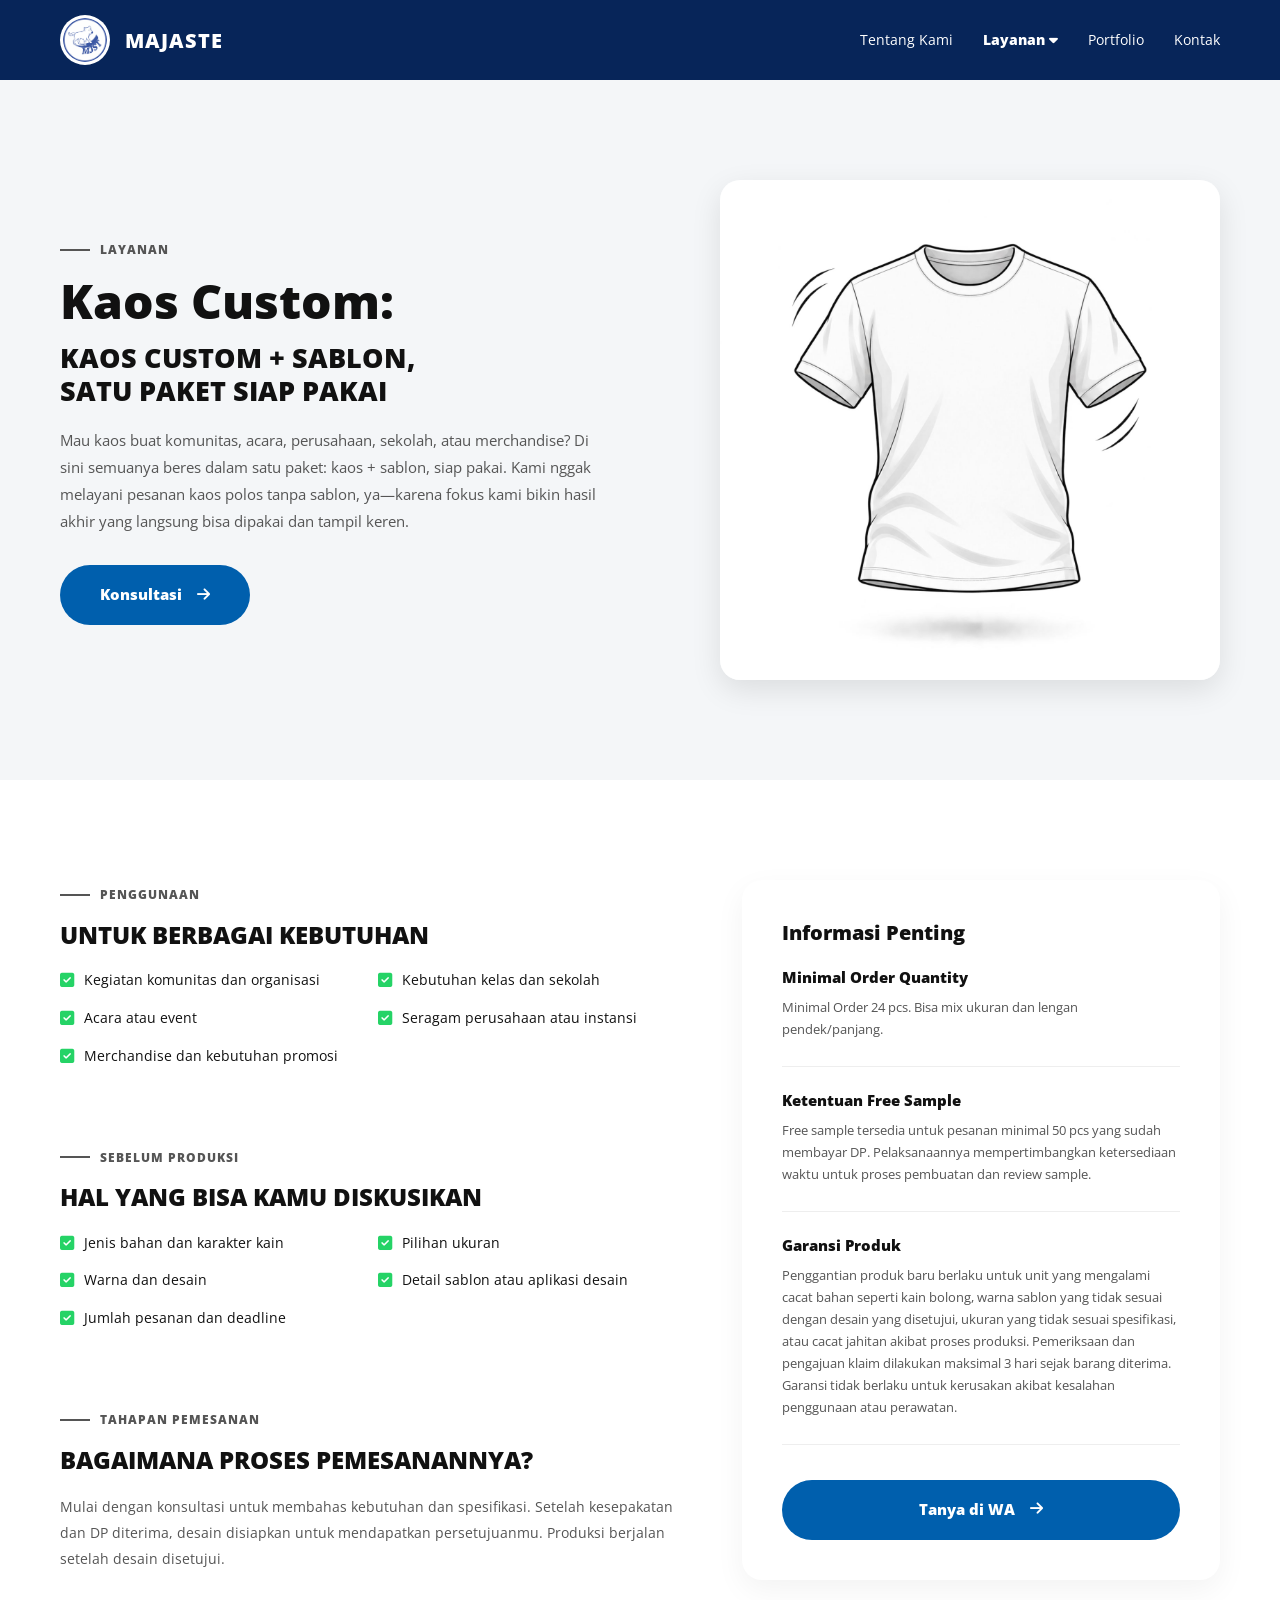
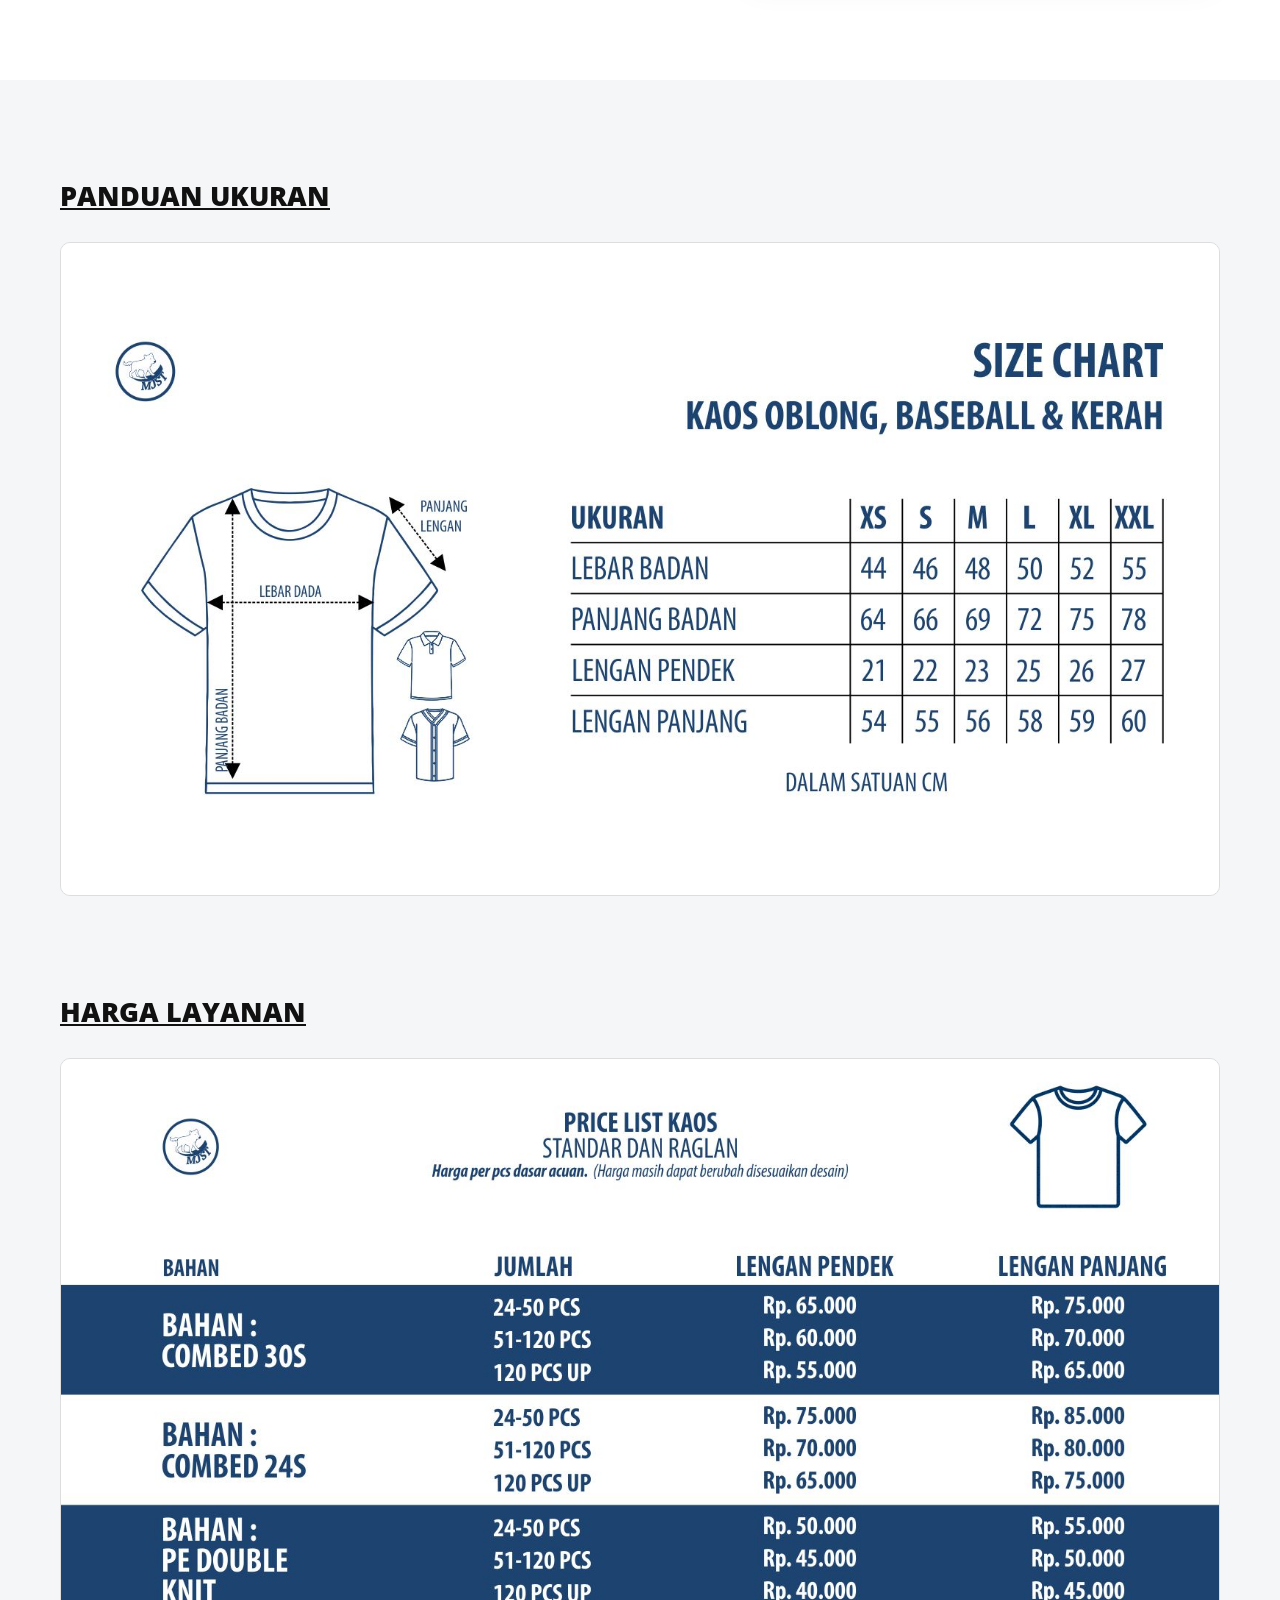
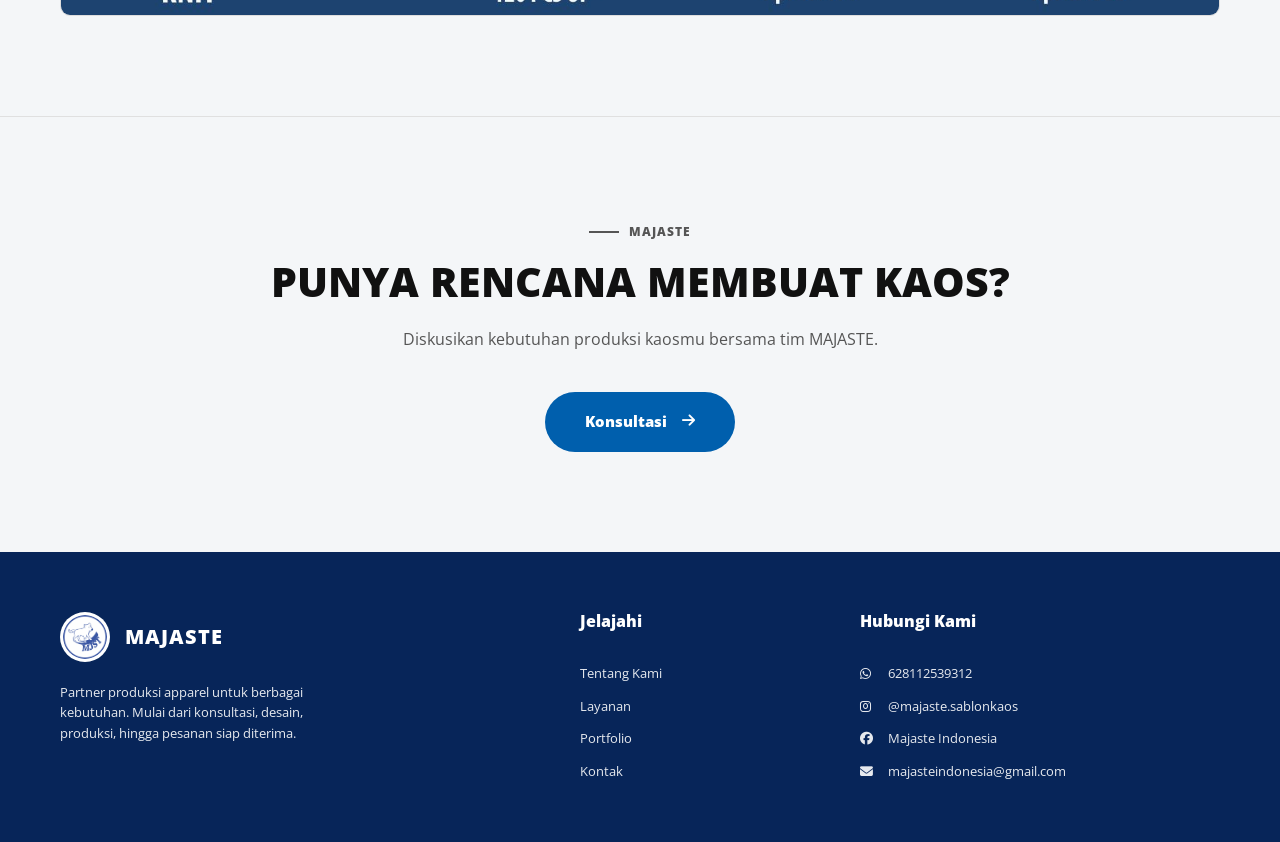
<file: layanan/kaos.html>
<!DOCTYPE html>
<html lang="id">
<head>
    <meta charset="UTF-8">
    <meta name="viewport" content="width=device-width, initial-scale=1.0">
    <title>Kaos Custom - MAJASTE</title>
    <link href="https://fonts.googleapis.com/css2?family=Open+Sans:wght@400;700;800&display=swap" rel="stylesheet">
    <link rel="stylesheet" href="https://cdnjs.cloudflare.com/ajax/libs/font-awesome/6.4.0/css/all.min.css">
    
    <!-- CSS PUSAT & CSS SUB-LAYANAN -->
    <link rel="stylesheet" href="../css/style.css">
    <link rel="stylesheet" href="../css/sub-layanan.css">
</head>
<body>
    <header class="header">
        <div class="container header-container">
            <a href="../index.html" class="logo-area">
                <img src="../assets/images/logo.png" alt="Logo Majaste" class="logo-img">
                <span class="logo-text">MAJASTE</span>
            </a>
            <button class="hamburger"><i class="fa-solid fa-bars"></i></button>
            <nav class="nav-menu">
                <a href="../tentang.html">Tentang Kami</a>
                <div class="dropdown">
                    <a href="../layanan.html" class="dropbtn" style="font-weight: 800;">Layanan <i class="fa-solid fa-caret-down"></i></a>
                    <div class="dropdown-content">
                        <a href="kaos.html">Kaos</a><a href="polo.html">Polo</a><a href="jersey.html">Jersey</a><a href="kemejapdh.html">Kemeja PDH</a><a href="jaketsingle.html">Jaket Single</a><a href="jaketdouble.html">Jaket Double</a><a href="training.html">Training</a>
                    </div>
                </div>
                <a href="../portfolio.html">Portfolio</a>
                <a href="../kontak.html">Kontak</a>
            </nav>
        </div>
    </header>

    <!-- SEC 1: HERO -->
    <section class="hero-polo bg-light">
        <div class="container hero-polo-container">
            <div class="hero-polo-text">
                <span class="section-label">LAYANAN</span>
                <h1 class="judul-hero">Kaos Custom:</h1>
                <h2 class="sub-judul-hero">Kaos Custom + Sablon,<br>Satu Paket Siap Pakai</h2>
                <p style="font-size: 1.1rem; line-height: 1.8; color: var(--teks-abu); margin-bottom: 30px;">Mau kaos buat komunitas, acara, perusahaan, sekolah, atau merchandise? Di sini semuanya beres dalam satu paket: kaos + sablon, siap pakai. Kami nggak melayani pesanan kaos polos tanpa sablon, ya—karena fokus kami bikin hasil akhir yang langsung bisa dipakai dan tampil keren.</p>
                <a href="https://wa.me/628112539312" target="_blank" class="btn-kapsul-biru">Konsultasi <i class="fa-solid fa-arrow-right"></i></a>
            </div>
            <div class="hero-polo-image">
                <!-- Gambar Hero Kaos -->
                <img src="../assets/images/layanan/kaos/kaos-hero.jpg" alt="Ilustrasi Kaos">
            </div>
        </div>
    </section>

    <!-- SEC 2: INFO & SYARAT -->
    <section class="info-polo bg-white">
        <div class="container info-container">
            
            <!-- Kolom Kiri: List -->
            <div class="info-left">
                <span class="section-label">PENGGUNAAN</span>
                <h2 class="sub-judul-hero" style="font-size: 1.8rem;">Untuk Berbagai Kebutuhan</h2>
                <div class="list-check">
                    <div class="list-check-item"><i class="fa-solid fa-check-square"></i> Kegiatan komunitas dan organisasi</div>
                    <div class="list-check-item"><i class="fa-solid fa-check-square"></i> Kebutuhan kelas dan sekolah</div>
                    <div class="list-check-item"><i class="fa-solid fa-check-square"></i> Acara atau event</div>
                    <div class="list-check-item"><i class="fa-solid fa-check-square"></i> Seragam perusahaan atau instansi</div>
                    <div class="list-check-item"><i class="fa-solid fa-check-square"></i> Merchandise dan kebutuhan promosi</div>
                </div>

                <span class="section-label" style="margin-top: 40px;">SEBELUM PRODUKSI</span>
                <h2 class="sub-judul-hero" style="font-size: 1.8rem;">Hal yang Bisa Kamu Diskusikan</h2>
                <div class="list-check">
                    <div class="list-check-item"><i class="fa-solid fa-check-square"></i> Jenis bahan dan karakter kain</div>
                    <div class="list-check-item"><i class="fa-solid fa-check-square"></i> Pilihan ukuran</div>
                    <div class="list-check-item"><i class="fa-solid fa-check-square"></i> Warna dan desain</div>
                    <div class="list-check-item"><i class="fa-solid fa-check-square"></i> Detail sablon atau aplikasi desain</div>
                    <div class="list-check-item"><i class="fa-solid fa-check-square"></i> Jumlah pesanan dan deadline</div>
                </div>

                <span class="section-label" style="margin-top: 40px;">TAHAPAN PEMESANAN</span>
                <h2 class="sub-judul-hero" style="font-size: 1.8rem;">Bagaimana Proses Pemesanannya?</h2>
                <p style="font-size: 1.05rem; line-height: 1.8; color: var(--teks-abu);">Mulai dengan konsultasi untuk membahas kebutuhan dan spesifikasi. Setelah kesepakatan dan DP diterima, desain disiapkan untuk mendapatkan persetujuanmu. Produksi berjalan setelah desain disetujui.</p>
            </div>

            <!-- Kolom Kanan: Kotak Info Penting -->
            <div class="info-right">
                <div class="info-box">
                    <h3>Informasi Penting</h3>
                    
                    <div class="info-item">
                        <h4>Minimal Order Quantity</h4>
                        <p>Minimal Order 24 pcs. Bisa mix ukuran dan lengan pendek/panjang.</p>
                    </div>
                    
                    <div class="info-item">
                        <h4>Ketentuan Free Sample</h4>
                        <p>Free sample tersedia untuk pesanan minimal 50 pcs yang sudah membayar DP. Pelaksanaannya mempertimbangkan ketersediaan waktu untuk proses pembuatan dan review sample.</p>
                    </div>

                    <div class="info-item">
                        <h4>Garansi Produk</h4>
                        <p>Penggantian produk baru berlaku untuk unit yang mengalami cacat bahan seperti kain bolong, warna sablon yang tidak sesuai dengan desain yang disetujui, ukuran yang tidak sesuai spesifikasi, atau cacat jahitan akibat proses produksi. Pemeriksaan dan pengajuan klaim dilakukan maksimal 3 hari sejak barang diterima. Garansi tidak berlaku untuk kerusakan akibat kesalahan penggunaan atau perawatan.</p>
                    </div>

                    <a href="https://wa.me/628112539312" target="_blank" class="btn-kapsul-biru" style="width: 100%; justify-content: center; margin-top: 10px;">Tanya di WA <i class="fa-solid fa-arrow-right"></i></a>
                </div>
            </div>

        </div>
    </section>

    <!-- SEC 3: UKURAN -->
    <section class="section-tabel bg-light">
        <div class="container">
            <h2>Panduan Ukuran</h2>
            <div class="tabel-wrapper">
                <!-- Gambar Ukuran Kaos -->
                <img src="../assets/images/layanan/kaos/majaste-kaos-ukuran.jpg" alt="Panduan Ukuran Kaos">
            </div>
        </div>
    </section>

    <!-- SEC 4: HARGA -->
    <section class="section-tabel bg-light" style="padding-top: 0;">
        <div class="container">
            <h2>Harga Layanan</h2>
            <div class="tabel-wrapper">
                <!-- Gambar Harga Kaos -->
                <img src="../assets/images/layanan/kaos/majaste-kaos-harga.jpg" alt="Harga Kaos">
            </div>
        </div>
    </section>

    <!-- SEC 5: CTA -->
    <section class="cta-polos bg-light" style="border-top: 1px solid #e0e0e0;">
        <div class="container">
            <span class="section-label" style="justify-content: center;">MAJASTE</span>
            <h2>Punya Rencana Membuat Kaos?</h2>
            <p>Diskusikan kebutuhan produksi kaosmu bersama tim MAJASTE.</p>
            <a href="https://wa.me/628112539312" target="_blank" class="btn-kapsul-biru">Konsultasi <i class="fa-solid fa-arrow-right"></i></a>
        </div>
    </section>

    <footer class="footer">
        <div class="container footer-container">
            <div class="footer-brand">
                <div class="logo-area"><img src="../assets/images/logo.png" alt="Logo Majaste" class="logo-img"><span class="logo-text">MAJASTE</span></div>
                <p>Partner produksi apparel untuk berbagai kebutuhan. Mulai dari konsultasi, desain, produksi, hingga pesanan siap diterima.</p>
            </div>
            <div class="footer-links">
                <h3>Jelajahi</h3>
                <a href="../tentang.html">Tentang Kami</a><a href="../layanan.html">Layanan</a><a href="../portfolio.html">Portfolio</a><a href="../kontak.html">Kontak</a>
            </div>
            <div class="footer-contact">
                <h3>Hubungi Kami</h3>
                <a href="https://wa.me/628112539312"><i class="fa-brands fa-whatsapp"></i> 628112539312</a>
                <a href="https://instagram.com/majaste.sablonkaos" target="_blank"><i class="fa-brands fa-instagram"></i> @majaste.sablonkaos</a>
                <a href="#"><i class="fa-brands fa-facebook"></i> Majaste Indonesia</a>
                <a href="mailto:majasteindonesia@gmail.com"><i class="fa-solid fa-envelope"></i> majasteindonesia@gmail.com</a>
            </div>
        </div>
    </footer>

    <!-- MODAL LIGHTBOX -->
    <div id="image-modal" class="modal">
        <span class="close-modal">&times;</span>
        <img class="modal-content" id="modal-img" oncontextmenu="return false;">
    </div>

    <script src="../js/script.js"></script>
</body>
</html>
</file>
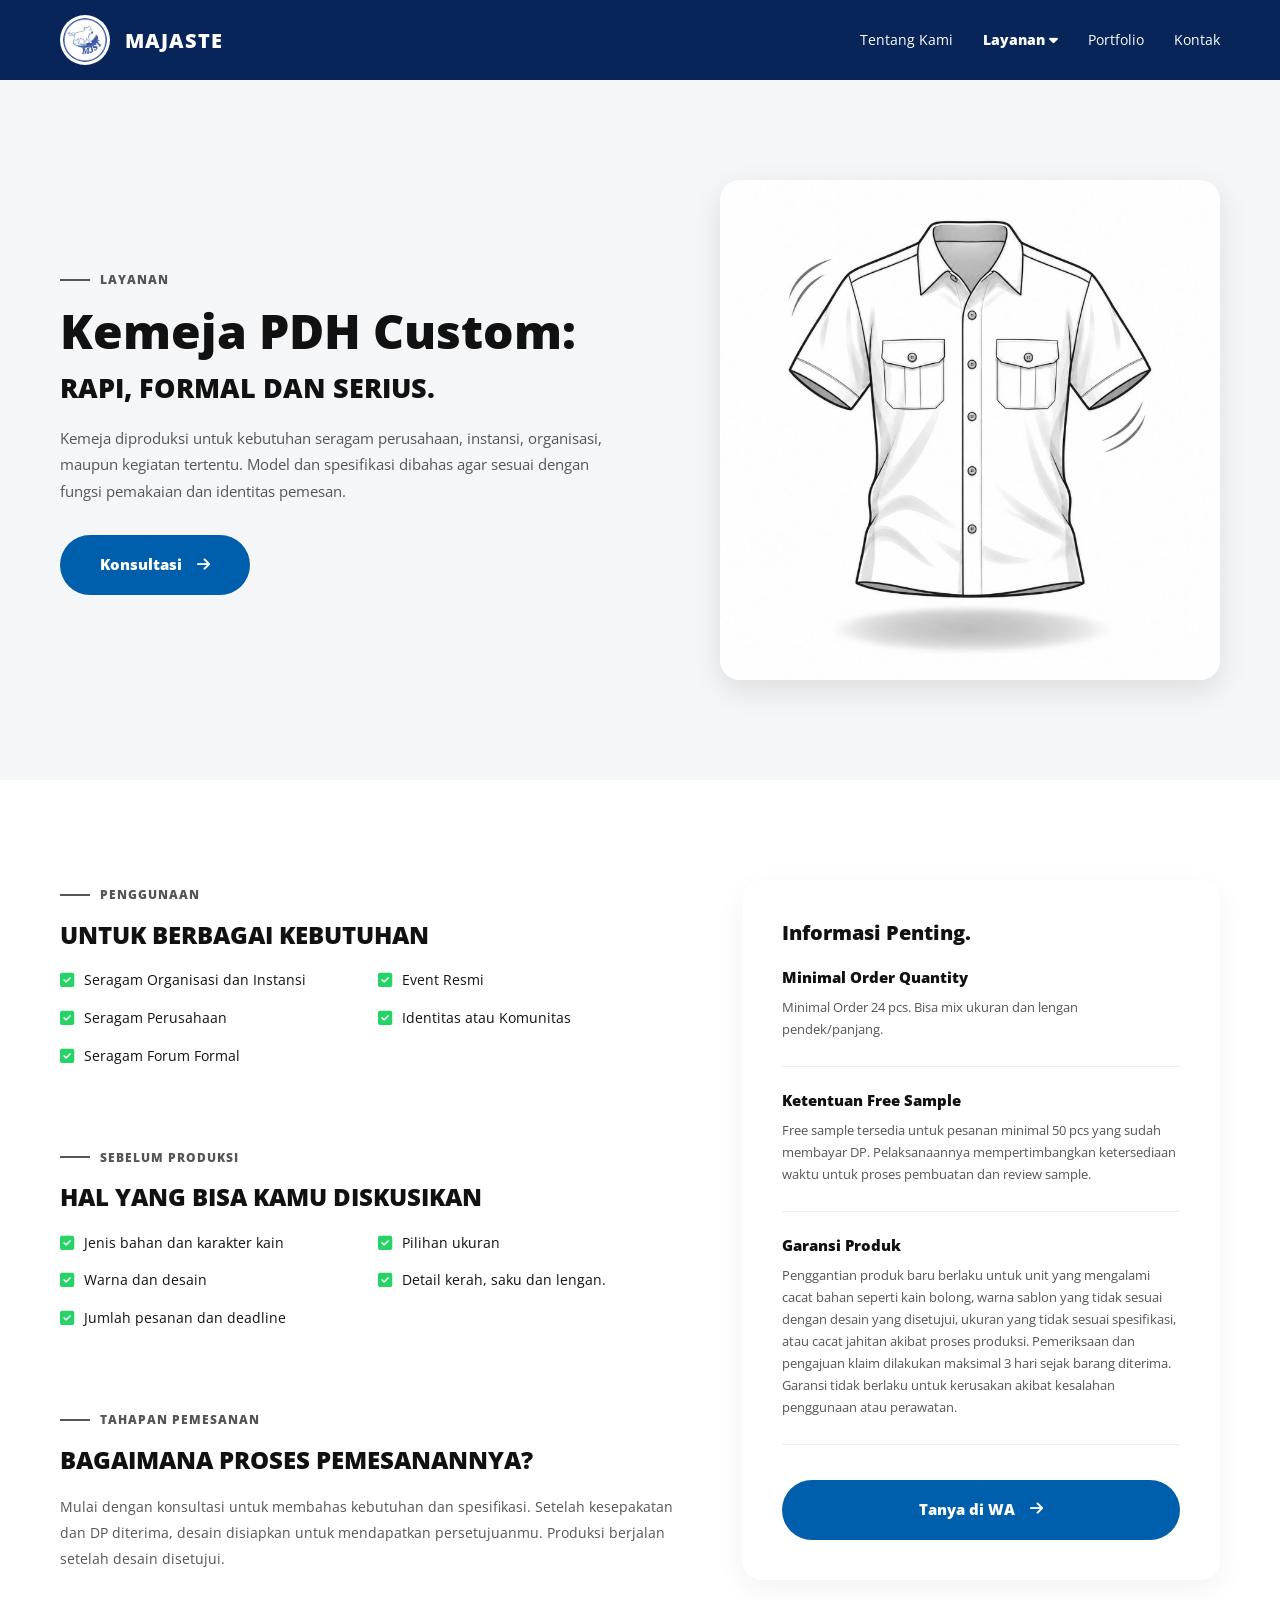
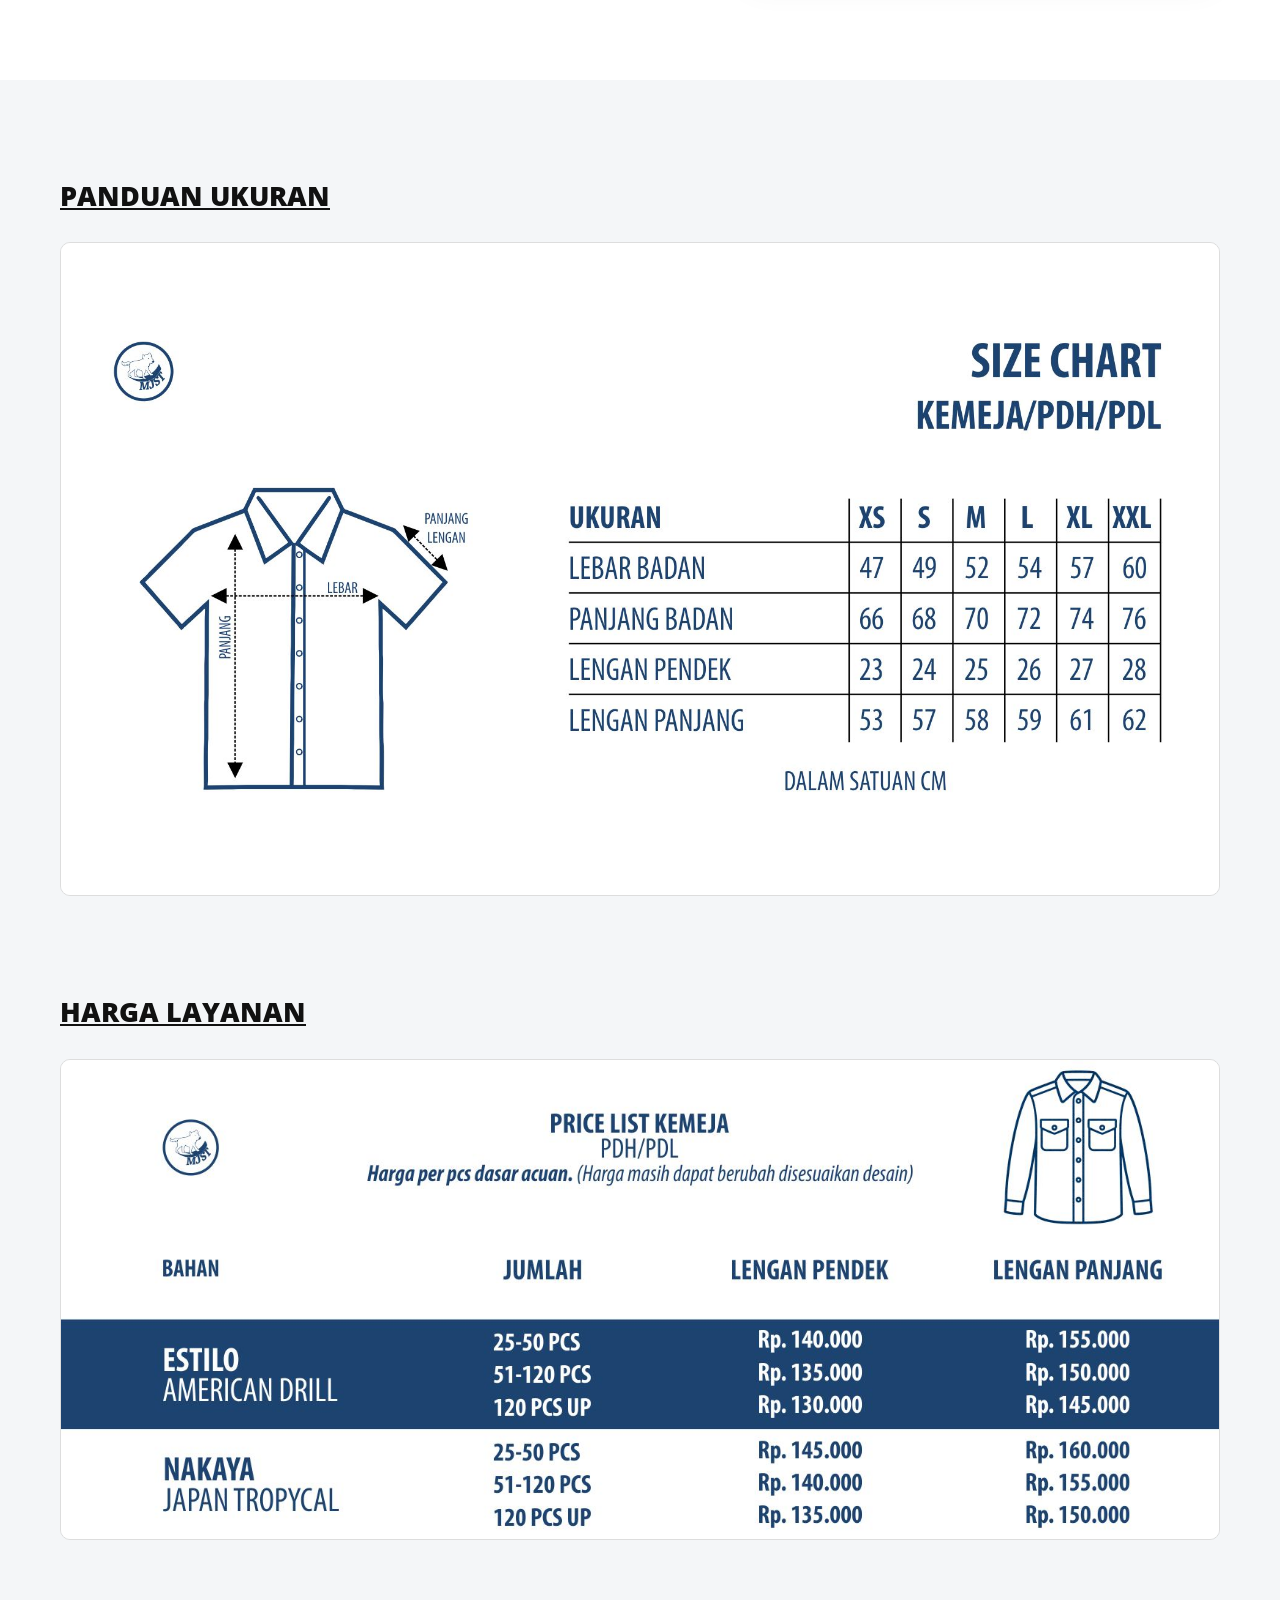
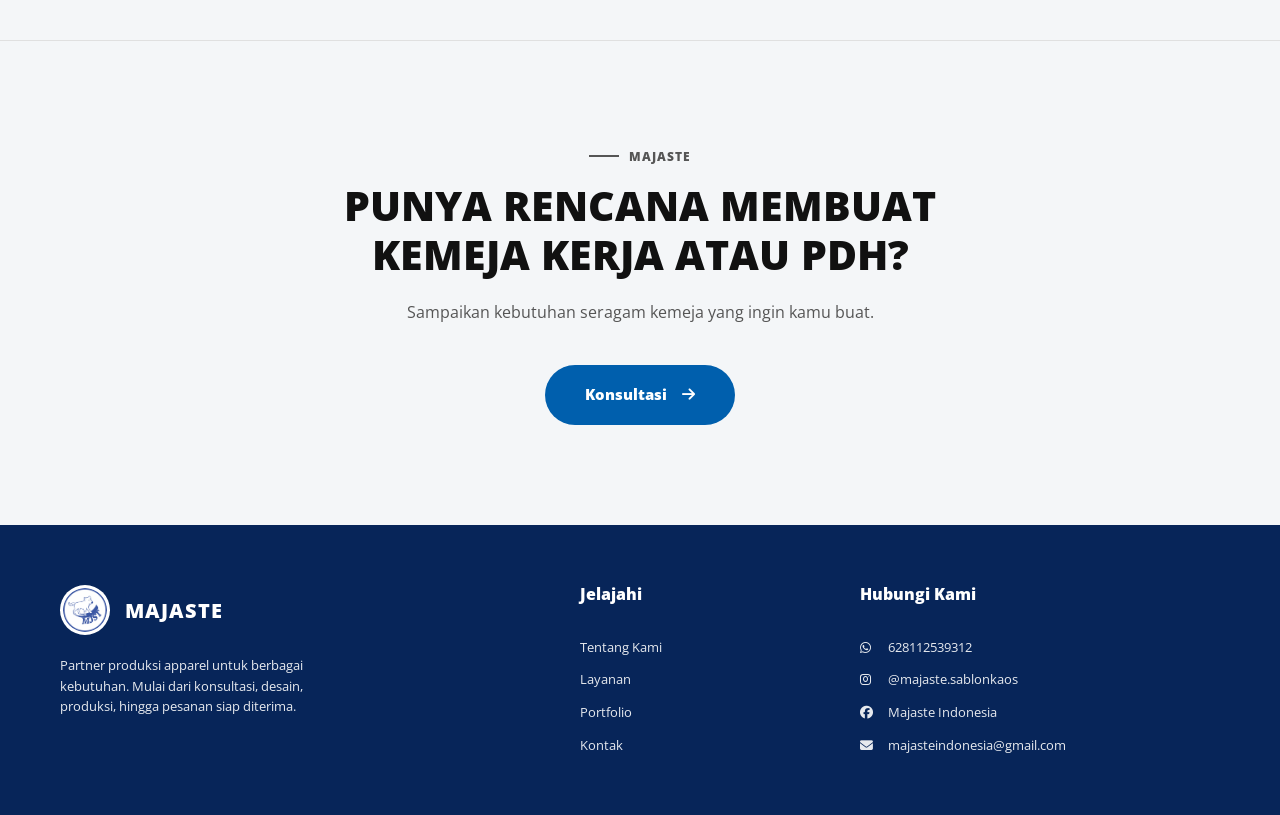
<file: layanan/kemejapdh.html>
<!DOCTYPE html>
<html lang="id">
<head>
    <meta charset="UTF-8">
    <meta name="viewport" content="width=device-width, initial-scale=1.0">
    <title>Kemeja PDH Custom - MAJASTE</title>
    <link href="https://fonts.googleapis.com/css2?family=Open+Sans:wght@400;700;800&display=swap" rel="stylesheet">
    <link rel="stylesheet" href="https://cdnjs.cloudflare.com/ajax/libs/font-awesome/6.4.0/css/all.min.css">
    
    <!-- CSS PUSAT & CSS SUB-LAYANAN -->
    <link rel="stylesheet" href="../css/style.css">
    <link rel="stylesheet" href="../css/sub-layanan.css">
</head>
<body>
    <header class="header">
        <div class="container header-container">
            <a href="../index.html" class="logo-area">
                <img src="../assets/images/logo.png" alt="Logo Majaste" class="logo-img">
                <span class="logo-text">MAJASTE</span>
            </a>
            <button class="hamburger"><i class="fa-solid fa-bars"></i></button>
            <nav class="nav-menu">
                <a href="../tentang.html">Tentang Kami</a>
                <div class="dropdown">
                    <a href="../layanan.html" class="dropbtn" style="font-weight: 800;">Layanan <i class="fa-solid fa-caret-down"></i></a>
                    <div class="dropdown-content">
                        <a href="kaos.html">Kaos</a><a href="polo.html">Polo</a><a href="jersey.html">Jersey</a><a href="kemejapdh.html">Kemeja PDH</a><a href="jaketsingle.html">Jaket Single</a><a href="jaketdouble.html">Jaket Double</a><a href="training.html">Training</a>
                    </div>
                </div>
                <a href="../portfolio.html">Portfolio</a>
                <a href="../kontak.html">Kontak</a>
            </nav>
        </div>
    </header>

    <!-- SEC 1: HERO -->
    <section class="hero-polo bg-light">
        <div class="container hero-polo-container">
            <div class="hero-polo-text">
                <span class="section-label">LAYANAN</span>
                <h1 class="judul-hero">Kemeja PDH Custom:</h1>
                <h2 class="sub-judul-hero">Rapi, Formal dan Serius.</h2>
                <p style="font-size: 1.1rem; line-height: 1.8; color: var(--teks-abu); margin-bottom: 30px;">Kemeja diproduksi untuk kebutuhan seragam perusahaan, instansi, organisasi, maupun kegiatan tertentu. Model dan spesifikasi dibahas agar sesuai dengan fungsi pemakaian dan identitas pemesan.</p>
                <a href="https://wa.me/628112539312" target="_blank" class="btn-kapsul-biru">Konsultasi <i class="fa-solid fa-arrow-right"></i></a>
            </div>
            <div class="hero-polo-image">
                <!-- Gambar Hero Kemeja -->
                <img src="../assets/images/layanan/kemejapdh/kemeja-hero.jpg" alt="Ilustrasi Kemeja PDH">
            </div>
        </div>
    </section>

    <!-- SEC 2: INFO & SYARAT -->
    <section class="info-polo bg-white">
        <div class="container info-container">
            
            <!-- Kolom Kiri: List -->
            <div class="info-left">
                <span class="section-label">PENGGUNAAN</span>
                <h2 class="sub-judul-hero" style="font-size: 1.8rem;">Untuk Berbagai Kebutuhan</h2>
                <div class="list-check">
                    <div class="list-check-item"><i class="fa-solid fa-check-square"></i> Seragam Organisasi dan Instansi</div>
                    <div class="list-check-item"><i class="fa-solid fa-check-square"></i> Event Resmi</div>
                    <div class="list-check-item"><i class="fa-solid fa-check-square"></i> Seragam Perusahaan</div>
                    <div class="list-check-item"><i class="fa-solid fa-check-square"></i> Identitas atau Komunitas</div>
                    <div class="list-check-item"><i class="fa-solid fa-check-square"></i> Seragam Forum Formal</div>
                </div>

                <span class="section-label" style="margin-top: 40px;">SEBELUM PRODUKSI</span>
                <h2 class="sub-judul-hero" style="font-size: 1.8rem;">Hal yang Bisa Kamu Diskusikan</h2>
                <div class="list-check">
                    <div class="list-check-item"><i class="fa-solid fa-check-square"></i> Jenis bahan dan karakter kain</div>
                    <div class="list-check-item"><i class="fa-solid fa-check-square"></i> Pilihan ukuran</div>
                    <div class="list-check-item"><i class="fa-solid fa-check-square"></i> Warna dan desain</div>
                    <div class="list-check-item"><i class="fa-solid fa-check-square"></i> Detail kerah, saku dan lengan.</div>
                    <div class="list-check-item"><i class="fa-solid fa-check-square"></i> Jumlah pesanan dan deadline</div>
                </div>

                <span class="section-label" style="margin-top: 40px;">TAHAPAN PEMESANAN</span>
                <h2 class="sub-judul-hero" style="font-size: 1.8rem;">Bagaimana Proses Pemesanannya?</h2>
                <p style="font-size: 1.05rem; line-height: 1.8; color: var(--teks-abu);">Mulai dengan konsultasi untuk membahas kebutuhan dan spesifikasi. Setelah kesepakatan dan DP diterima, desain disiapkan untuk mendapatkan persetujuanmu. Produksi berjalan setelah desain disetujui.</p>
            </div>

            <!-- Kolom Kanan: Kotak Info Penting -->
            <div class="info-right">
                <div class="info-box">
                    <h3>Informasi Penting.</h3>
                    
                    <div class="info-item">
                        <h4>Minimal Order Quantity</h4>
                        <p>Minimal Order 24 pcs. Bisa mix ukuran dan lengan pendek/panjang.</p>
                    </div>
                    
                    <div class="info-item">
                        <h4>Ketentuan Free Sample</h4>
                        <p>Free sample tersedia untuk pesanan minimal 50 pcs yang sudah membayar DP. Pelaksanaannya mempertimbangkan ketersediaan waktu untuk proses pembuatan dan review sample.</p>
                    </div>

                    <div class="info-item">
                        <h4>Garansi Produk</h4>
                        <p>Penggantian produk baru berlaku untuk unit yang mengalami cacat bahan seperti kain bolong, warna sablon yang tidak sesuai dengan desain yang disetujui, ukuran yang tidak sesuai spesifikasi, atau cacat jahitan akibat proses produksi. Pemeriksaan dan pengajuan klaim dilakukan maksimal 3 hari sejak barang diterima. Garansi tidak berlaku untuk kerusakan akibat kesalahan penggunaan atau perawatan.</p>
                    </div>

                    <a href="https://wa.me/628112539312" target="_blank" class="btn-kapsul-biru" style="width: 100%; justify-content: center; margin-top: 10px;">Tanya di WA <i class="fa-solid fa-arrow-right"></i></a>
                </div>
            </div>

        </div>
    </section>

    <!-- SEC 3: UKURAN -->
    <section class="section-tabel bg-light">
        <div class="container">
            <h2>Panduan Ukuran</h2>
            <div class="tabel-wrapper">
                <!-- Gambar Ukuran Kemeja -->
                <img src="../assets/images/layanan/kemejapdh/majaste-kemeja-ukuran.jpg" alt="Panduan Ukuran Kemeja PDH">
            </div>
        </div>
    </section>

    <!-- SEC 4: HARGA -->
    <section class="section-tabel bg-light" style="padding-top: 0;">
        <div class="container">
            <h2>Harga Layanan</h2>
            <div class="tabel-wrapper">
                <!-- Gambar Harga Kemeja -->
                <img src="../assets/images/layanan/kemejapdh/majaste-kemeja-harga.jpg" alt="Harga Kemeja PDH">
            </div>
        </div>
    </section>

    <!-- SEC 5: CTA -->
    <section class="cta-polos bg-light" style="border-top: 1px solid #e0e0e0;">
        <div class="container">
            <span class="section-label" style="justify-content: center;">MAJASTE</span>
            <h2>Punya Rencana Membuat<br>Kemeja kerja atau PDH?</h2>
            <!-- Teks CTA yang sudah direvisi -->
            <p>Sampaikan kebutuhan seragam kemeja yang ingin kamu buat.</p>
            <a href="https://wa.me/628112539312" target="_blank" class="btn-kapsul-biru">Konsultasi <i class="fa-solid fa-arrow-right"></i></a>
        </div>
    </section>

    <footer class="footer">
        <div class="container footer-container">
            <div class="footer-brand">
                <div class="logo-area"><img src="../assets/images/logo.png" alt="Logo Majaste" class="logo-img"><span class="logo-text">MAJASTE</span></div>
                <p>Partner produksi apparel untuk berbagai kebutuhan. Mulai dari konsultasi, desain, produksi, hingga pesanan siap diterima.</p>
            </div>
            <div class="footer-links">
                <h3>Jelajahi</h3>
                <a href="../tentang.html">Tentang Kami</a><a href="../layanan.html">Layanan</a><a href="../portfolio.html">Portfolio</a><a href="../kontak.html">Kontak</a>
            </div>
            <div class="footer-contact">
                <h3>Hubungi Kami</h3>
                <a href="https://wa.me/628112539312"><i class="fa-brands fa-whatsapp"></i> 628112539312</a>
                <a href="https://instagram.com/majaste.sablonkaos" target="_blank"><i class="fa-brands fa-instagram"></i> @majaste.sablonkaos</a>
                <a href="#"><i class="fa-brands fa-facebook"></i> Majaste Indonesia</a>
                <a href="mailto:majasteindonesia@gmail.com"><i class="fa-solid fa-envelope"></i> majasteindonesia@gmail.com</a>
            </div>
        </div>
    </footer>

    <!-- MODAL LIGHTBOX -->
    <div id="image-modal" class="modal">
        <span class="close-modal">&times;</span>
        <img class="modal-content" id="modal-img" oncontextmenu="return false;">
    </div>

    <script src="../js/script.js"></script>
</body>
</html>
</file>
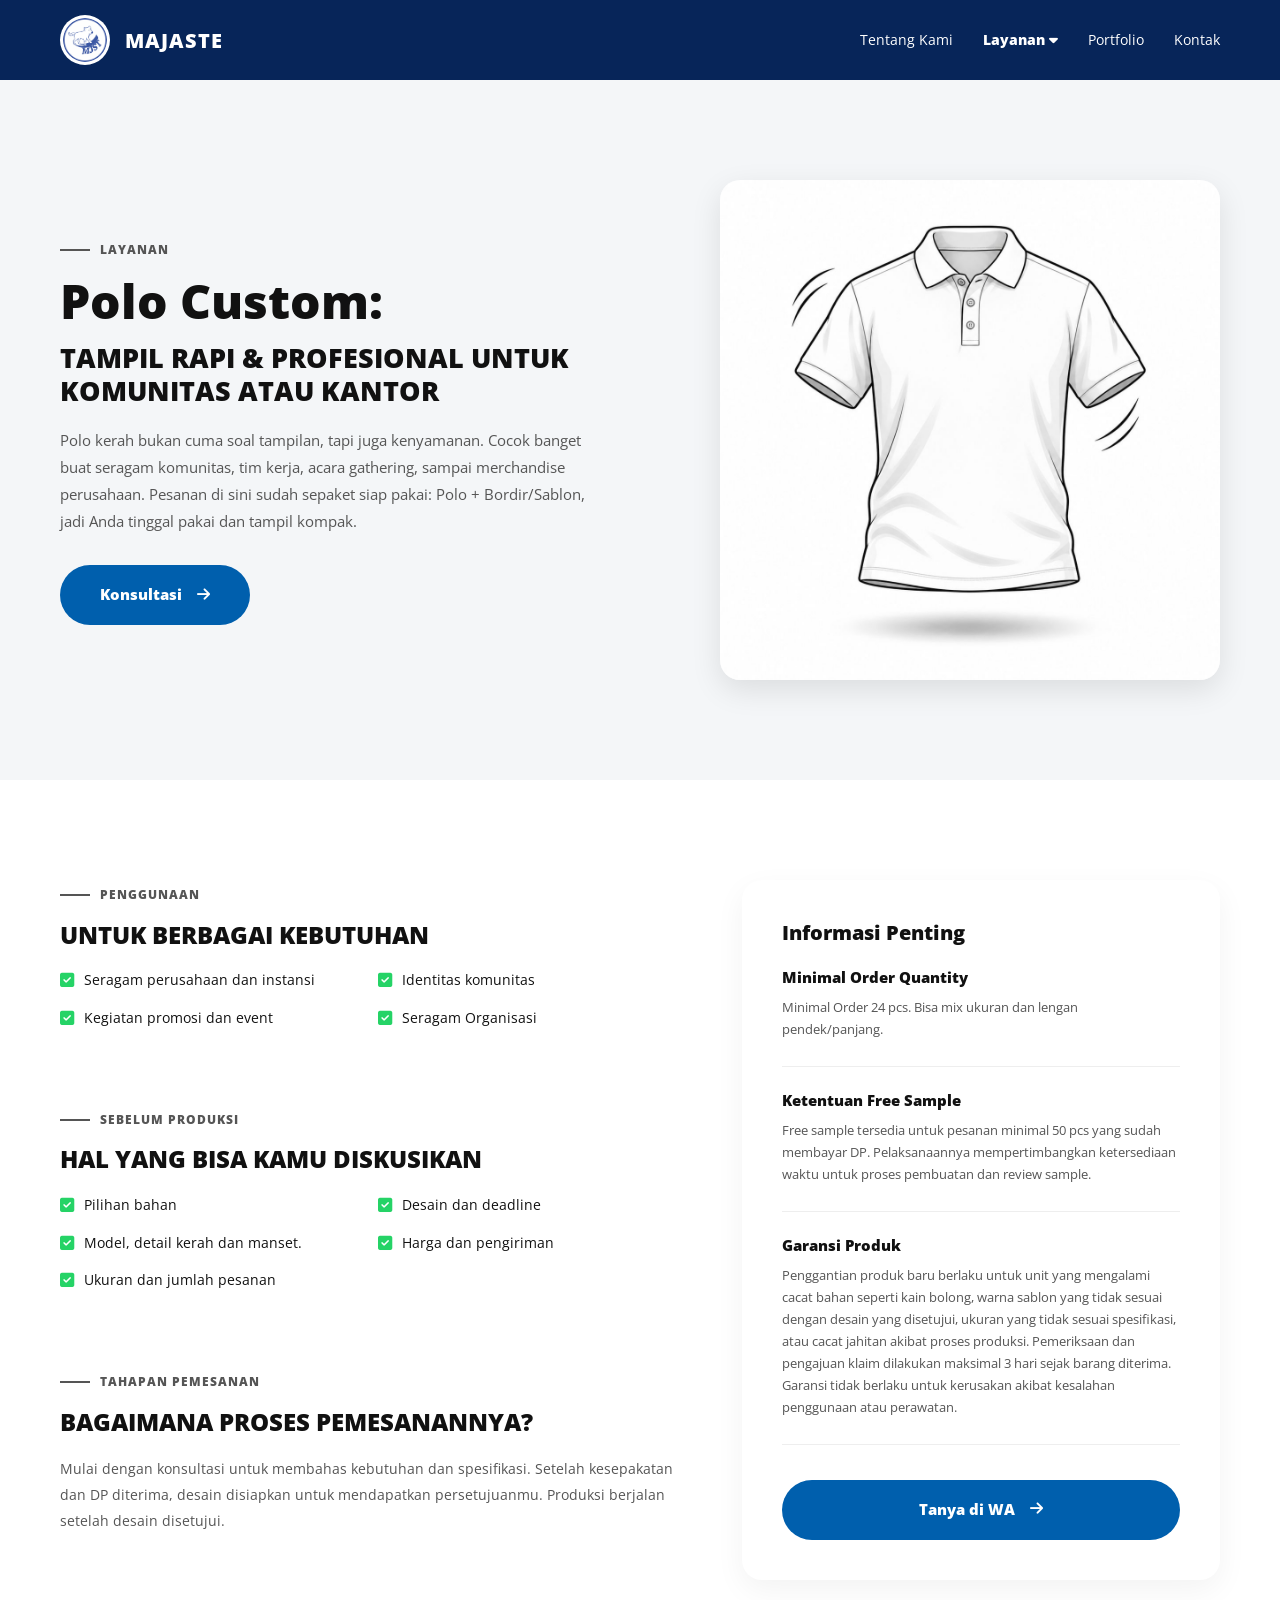
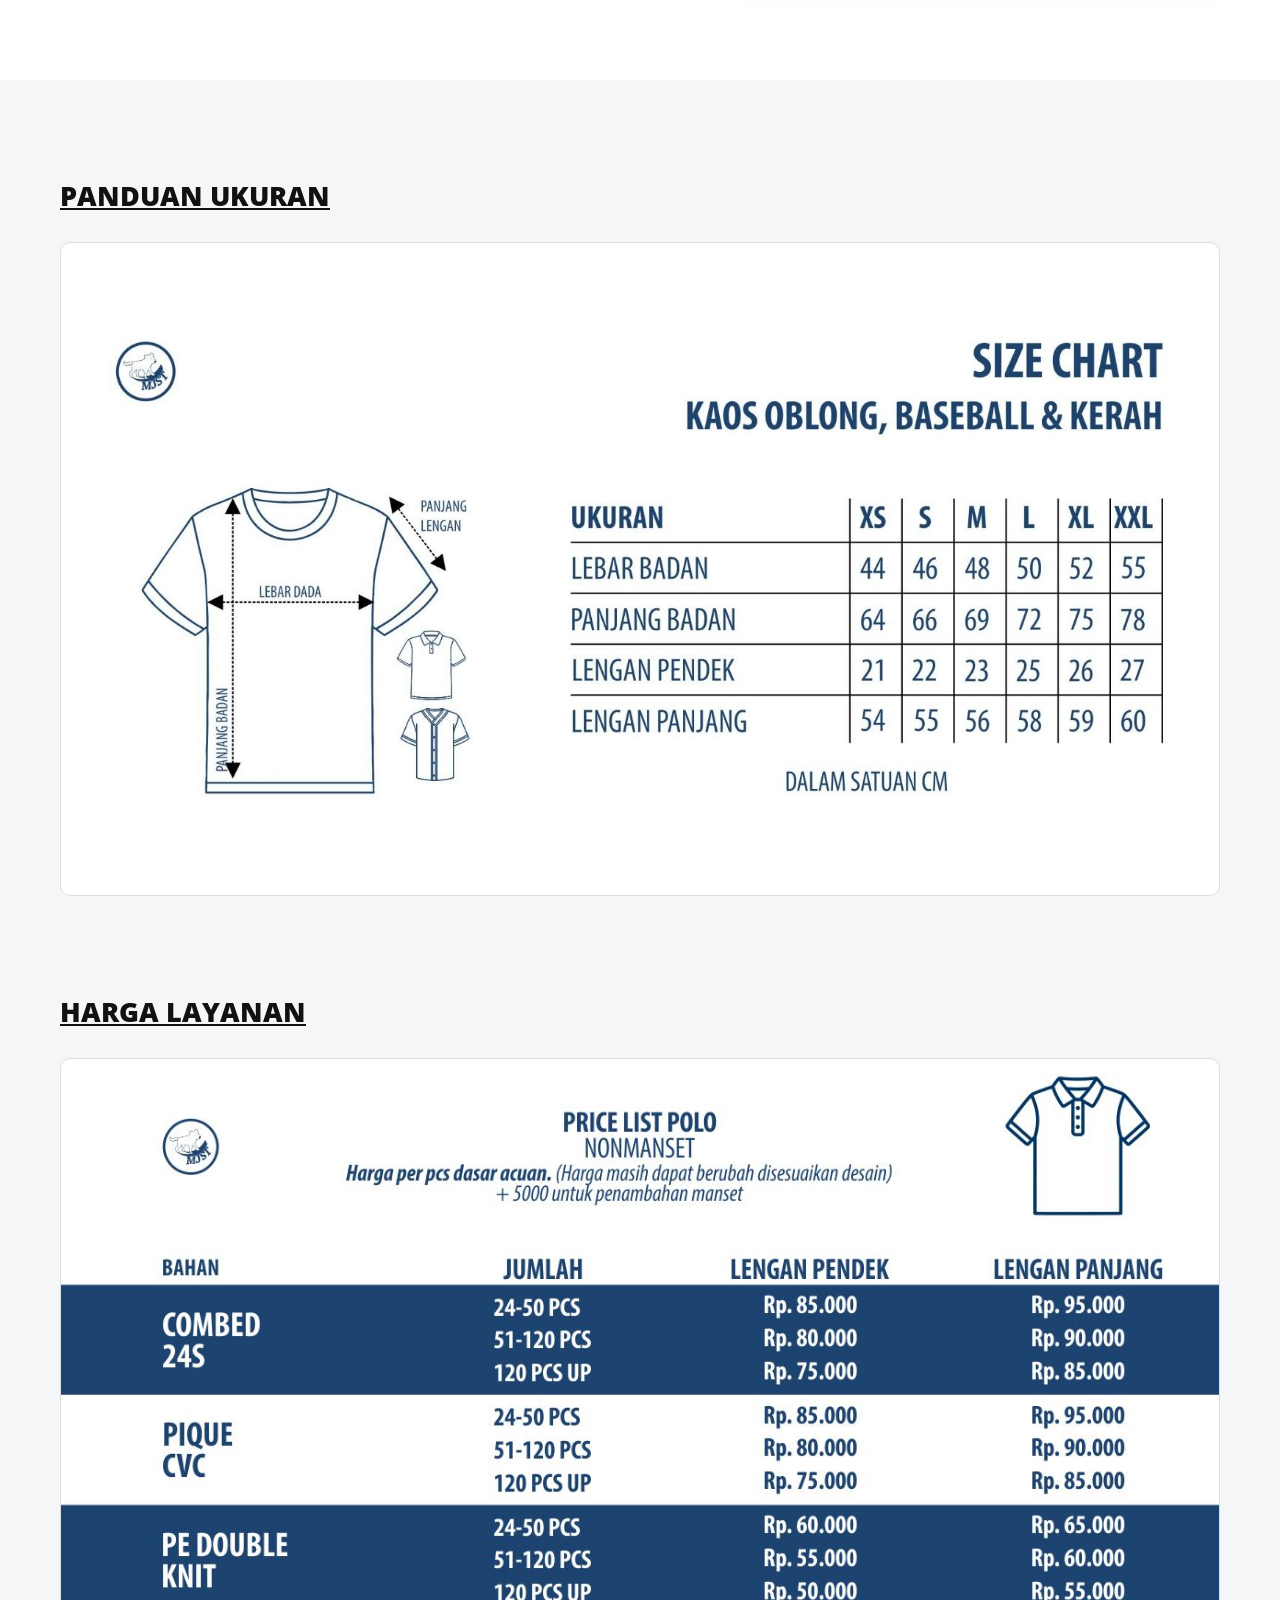
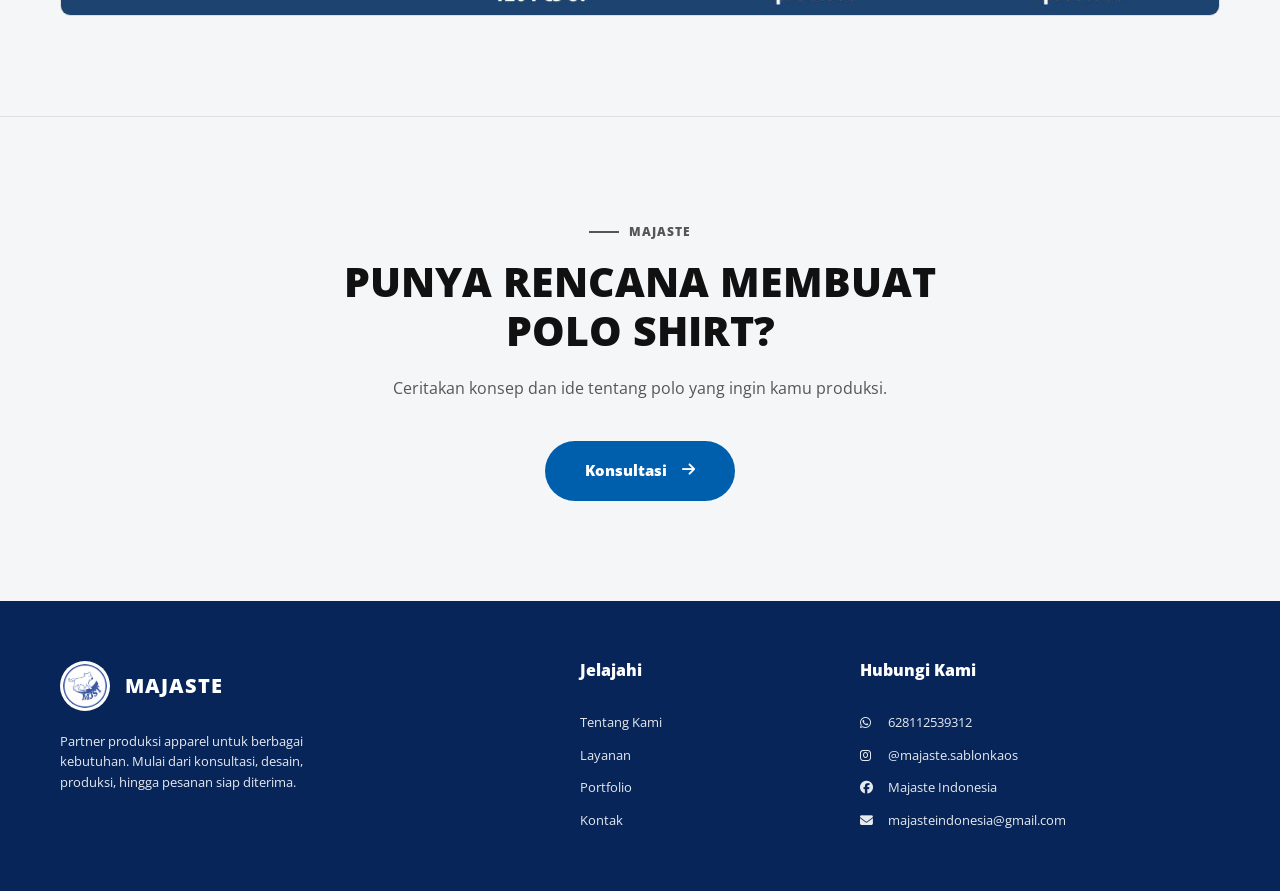
<file: layanan/polo.html>
<!DOCTYPE html>
<html lang="id">
<head>
    <meta charset="UTF-8">
    <meta name="viewport" content="width=device-width, initial-scale=1.0">
    <title>Polo Custom - MAJASTE</title>
    <link href="https://fonts.googleapis.com/css2?family=Open+Sans:wght@400;700;800&display=swap" rel="stylesheet">
    <link rel="stylesheet" href="https://cdnjs.cloudflare.com/ajax/libs/font-awesome/6.4.0/css/all.min.css">
    
    <!-- CSS PUSAT & CSS SUB-LAYANAN BARU -->
    <link rel="stylesheet" href="../css/style.css">
    <link rel="stylesheet" href="../css/sub-layanan.css">
</head>
<body>
    <header class="header">
        <div class="container header-container">
            <a href="../index.html" class="logo-area">
                <img src="../assets/images/logo.png" alt="Logo Majaste" class="logo-img">
                <span class="logo-text">MAJASTE</span>
            </a>
            <button class="hamburger"><i class="fa-solid fa-bars"></i></button>
            <nav class="nav-menu">
                <a href="../tentang.html">Tentang Kami</a>
                <div class="dropdown">
                    <a href="../layanan.html" class="dropbtn" style="font-weight: 800;">Layanan <i class="fa-solid fa-caret-down"></i></a>
                    <div class="dropdown-content">
                        <a href="kaos.html">Kaos</a><a href="polo.html">Polo</a><a href="jersey.html">Jersey</a><a href="kemejapdh.html">Kemeja PDH</a><a href="jaketsingle.html">Jaket Single</a><a href="jaketdouble.html">Jaket Double</a><a href="training.html">Training</a>
                    </div>
                </div>
                <a href="../portfolio.html">Portfolio</a>
                <a href="../kontak.html">Kontak</a>
            </nav>
        </div>
    </header>

    <!-- SEC 1: HERO -->
    <section class="hero-polo bg-light">
        <div class="container hero-polo-container">
            <div class="hero-polo-text">
                <span class="section-label">LAYANAN</span>
                <h1 class="judul-hero">Polo Custom:</h1>
                <h2 class="sub-judul-hero">Tampil Rapi & Profesional untuk Komunitas atau Kantor</h2>
                <p style="font-size: 1.1rem; line-height: 1.8; color: var(--teks-abu); margin-bottom: 30px;">Polo kerah bukan cuma soal tampilan, tapi juga kenyamanan. Cocok banget buat seragam komunitas, tim kerja, acara gathering, sampai merchandise perusahaan. Pesanan di sini sudah sepaket siap pakai: Polo + Bordir/Sablon, jadi Anda tinggal pakai dan tampil kompak.</p>
                <a href="https://wa.me/628112539312" target="_blank" class="btn-kapsul-biru">Konsultasi <i class="fa-solid fa-arrow-right"></i></a>
            </div>
            <div class="hero-polo-image">
                <!-- Ganti Gambar Hero -->
                <img src="../assets/images/layanan/polo/hero-polo.jpg" alt="Ilustrasi Polo">
            </div>
        </div>
    </section>

    <!-- SEC 2: INFO & SYARAT -->
    <section class="info-polo bg-white">
        <div class="container info-container">
            
            <!-- Kolom Kiri: List -->
            <div class="info-left">
                <span class="section-label">PENGGUNAAN</span>
                <h2 class="sub-judul-hero" style="font-size: 1.8rem;">Untuk Berbagai Kebutuhan</h2>
                <div class="list-check">
                    <div class="list-check-item"><i class="fa-solid fa-check-square"></i> Seragam perusahaan dan instansi</div>
                    <div class="list-check-item"><i class="fa-solid fa-check-square"></i> Identitas komunitas</div>
                    <div class="list-check-item"><i class="fa-solid fa-check-square"></i> Kegiatan promosi dan event</div>
                    <div class="list-check-item"><i class="fa-solid fa-check-square"></i> Seragam Organisasi</div>
                </div>

                <span class="section-label" style="margin-top: 40px;">SEBELUM PRODUKSI</span>
                <h2 class="sub-judul-hero" style="font-size: 1.8rem;">Hal yang Bisa Kamu Diskusikan</h2>
                <div class="list-check">
                    <div class="list-check-item"><i class="fa-solid fa-check-square"></i> Pilihan bahan</div>
                    <div class="list-check-item"><i class="fa-solid fa-check-square"></i> Desain dan deadline</div>
                    <div class="list-check-item"><i class="fa-solid fa-check-square"></i> Model, detail kerah dan manset.</div>
                    <div class="list-check-item"><i class="fa-solid fa-check-square"></i> Harga dan pengiriman</div>
                    <div class="list-check-item"><i class="fa-solid fa-check-square"></i> Ukuran dan jumlah pesanan</div>
                </div>

                <span class="section-label" style="margin-top: 40px;">TAHAPAN PEMESANAN</span>
                <h2 class="sub-judul-hero" style="font-size: 1.8rem;">Bagaimana Proses Pemesanannya?</h2>
                <p style="font-size: 1.05rem; line-height: 1.8; color: var(--teks-abu);">Mulai dengan konsultasi untuk membahas kebutuhan dan spesifikasi. Setelah kesepakatan dan DP diterima, desain disiapkan untuk mendapatkan persetujuanmu. Produksi berjalan setelah desain disetujui.</p>
            </div>

            <!-- Kolom Kanan: Kotak Info Penting -->
            <div class="info-right">
                <div class="info-box">
                    <h3>Informasi Penting</h3>
                    
                    <div class="info-item">
                        <h4>Minimal Order Quantity</h4>
                        <p>Minimal Order 24 pcs. Bisa mix ukuran dan lengan pendek/panjang.</p>
                    </div>
                    
                    <div class="info-item">
                        <h4>Ketentuan Free Sample</h4>
                        <p>Free sample tersedia untuk pesanan minimal 50 pcs yang sudah membayar DP. Pelaksanaannya mempertimbangkan ketersediaan waktu untuk proses pembuatan dan review sample.</p>
                    </div>

                    <div class="info-item">
                        <h4>Garansi Produk</h4>
                        <p>Penggantian produk baru berlaku untuk unit yang mengalami cacat bahan seperti kain bolong, warna sablon yang tidak sesuai dengan desain yang disetujui, ukuran yang tidak sesuai spesifikasi, atau cacat jahitan akibat proses produksi. Pemeriksaan dan pengajuan klaim dilakukan maksimal 3 hari sejak barang diterima. Garansi tidak berlaku untuk kerusakan akibat kesalahan penggunaan atau perawatan.</p>
                    </div>

                    <a href="https://wa.me/628112539312" target="_blank" class="btn-kapsul-biru" style="width: 100%; justify-content: center; margin-top: 10px;">Tanya di WA <i class="fa-solid fa-arrow-right"></i></a>
                </div>
            </div>

        </div>
    </section>

    <!-- SEC 3: UKURAN -->
    <section class="section-tabel bg-light">
        <div class="container">
            <h2>Panduan Ukuran</h2>
            <div class="tabel-wrapper">
                <!-- Ganti Gambar Ukuran -->
                <img src="../assets/images/layanan/polo/majaste-polo-ukuran.jpg" alt="Panduan Ukuran Polo">
            </div>
        </div>
    </section>

    <!-- SEC 4: HARGA -->
    <section class="section-tabel bg-light" style="padding-top: 0;">
        <div class="container">
            <h2>Harga Layanan</h2>
            <div class="tabel-wrapper">
                <!-- Ganti Gambar Harga (Pastikan nama file sesuai) -->
                <img src="../assets/images/layanan/polo/majaste-polo-harga.jpg" alt="Harga Polo">
            </div>
        </div>
    </section>

    <!-- SEC 5: CTA -->
    <section class="cta-polos bg-light" style="border-top: 1px solid #e0e0e0;">
        <div class="container">
            <span class="section-label" style="justify-content: center;">MAJASTE</span>
            <h2>Punya Rencana Membuat<br>Polo Shirt?</h2>
            <p>Ceritakan konsep dan ide tentang polo yang ingin kamu produksi.</p>
            <a href="https://wa.me/628112539312" target="_blank" class="btn-kapsul-biru">Konsultasi <i class="fa-solid fa-arrow-right"></i></a>
        </div>
    </section>

    <footer class="footer">
        <div class="container footer-container">
            <div class="footer-brand">
                <div class="logo-area"><img src="../assets/images/logo.png" alt="Logo Majaste" class="logo-img"><span class="logo-text">MAJASTE</span></div>
                <p>Partner produksi apparel untuk berbagai kebutuhan. Mulai dari konsultasi, desain, produksi, hingga pesanan siap diterima.</p>
            </div>
            <div class="footer-links">
                <h3>Jelajahi</h3>
                <a href="../tentang.html">Tentang Kami</a><a href="../layanan.html">Layanan</a><a href="../portfolio.html">Portfolio</a><a href="../kontak.html">Kontak</a>
            </div>
            <div class="footer-contact">
                <h3>Hubungi Kami</h3>
                <a href="https://wa.me/628112539312"><i class="fa-brands fa-whatsapp"></i> 628112539312</a>
                <a href="https://instagram.com/majaste.sablonkaos" target="_blank"><i class="fa-brands fa-instagram"></i> @majaste.sablonkaos</a>
                <a href="#"><i class="fa-brands fa-facebook"></i> Majaste Indonesia</a>
                <a href="mailto:majasteindonesia@gmail.com"><i class="fa-solid fa-envelope"></i> majasteindonesia@gmail.com</a>
            </div>
        </div>
    </footer>

    <!-- MODAL LIGHTBOX -->
    <div id="image-modal" class="modal">
        <span class="close-modal">&times;</span>
        <img class="modal-content" id="modal-img" oncontextmenu="return false;">
    </div>

    <script src="../js/script.js"></script>
</body>
</html>
</file>
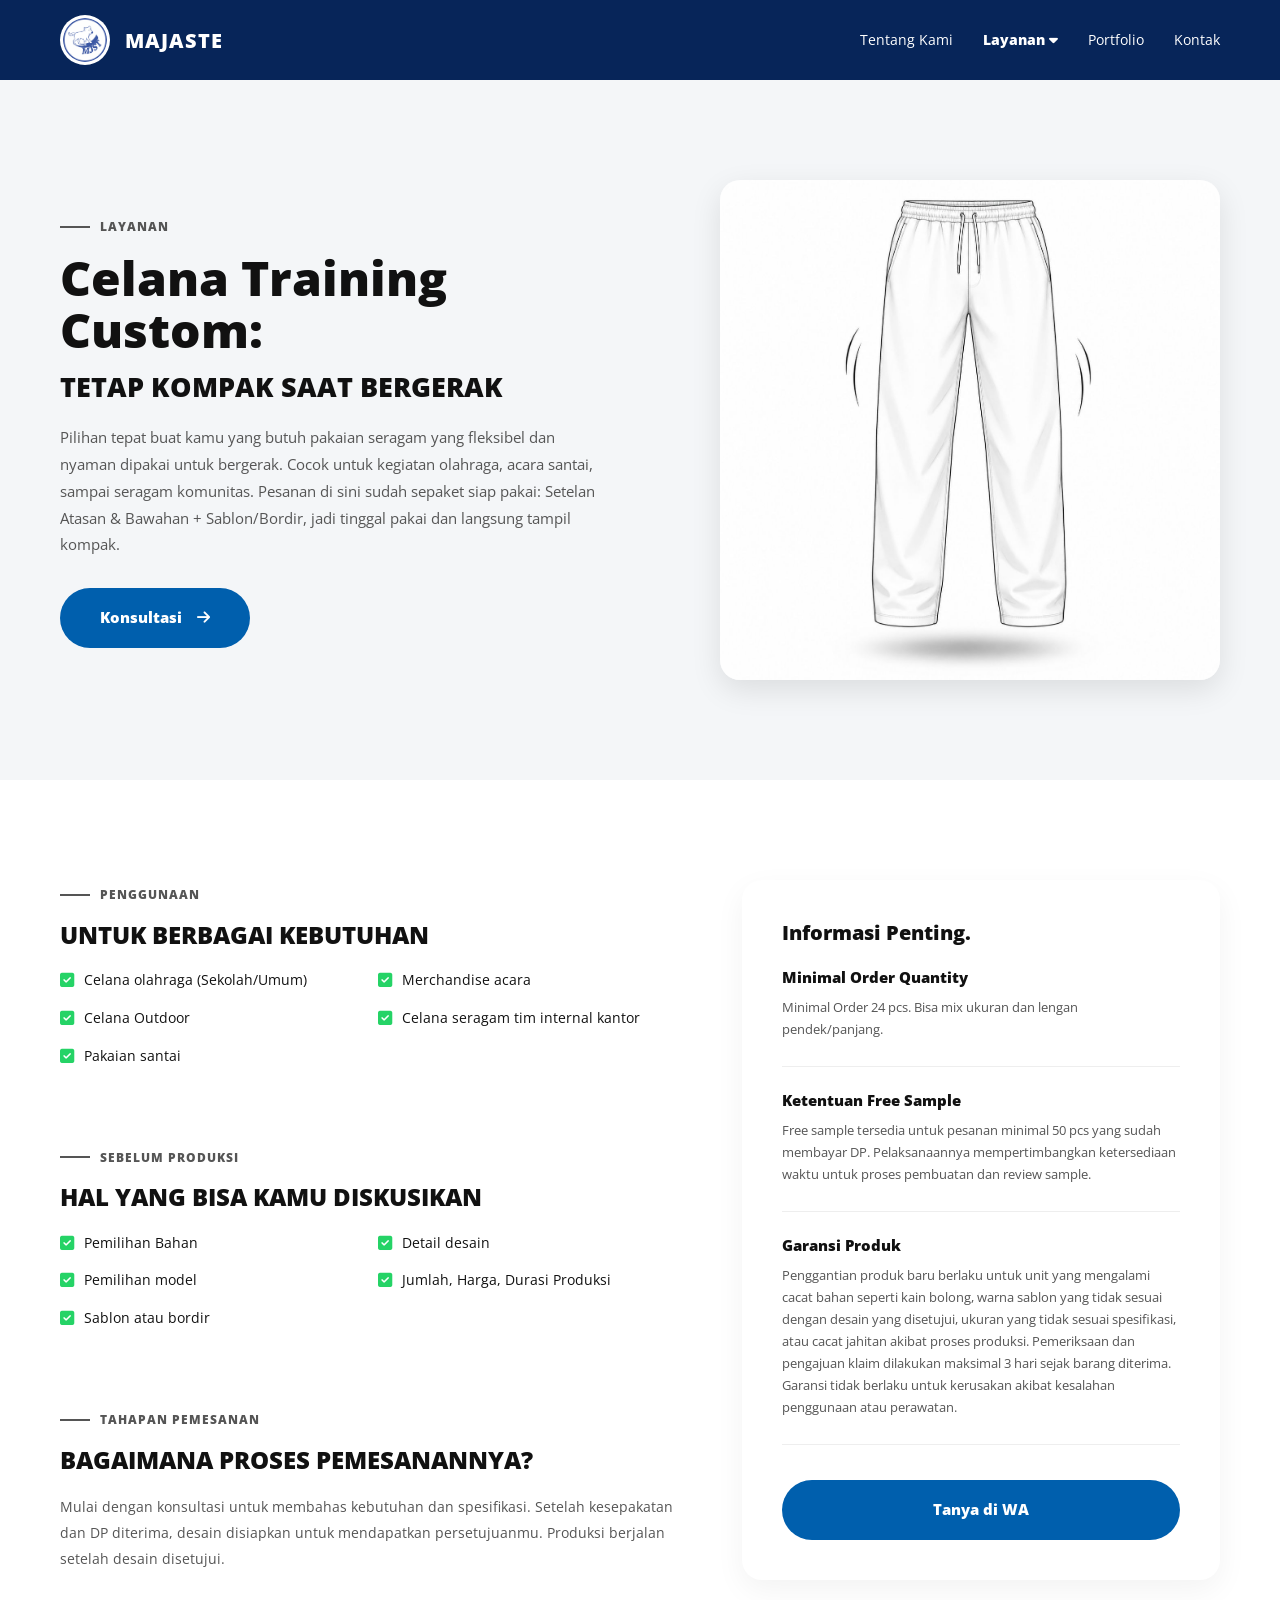
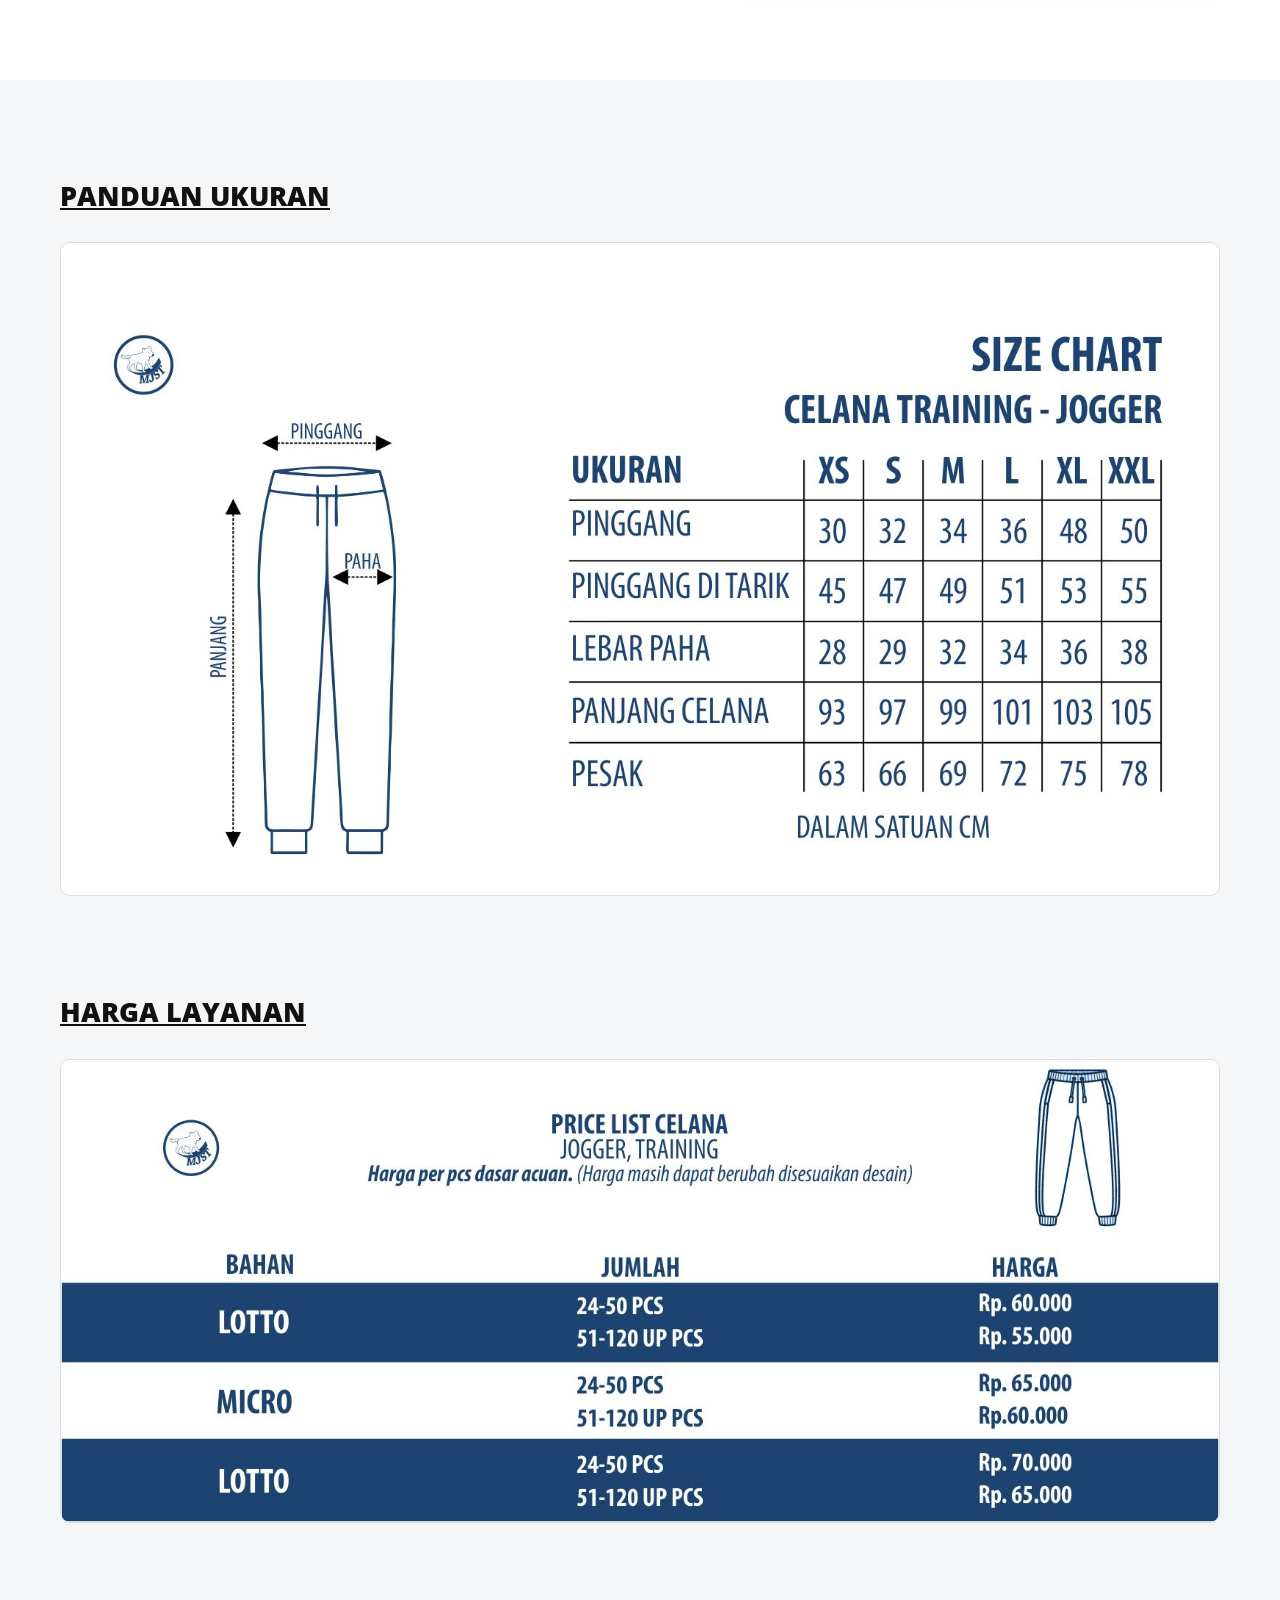
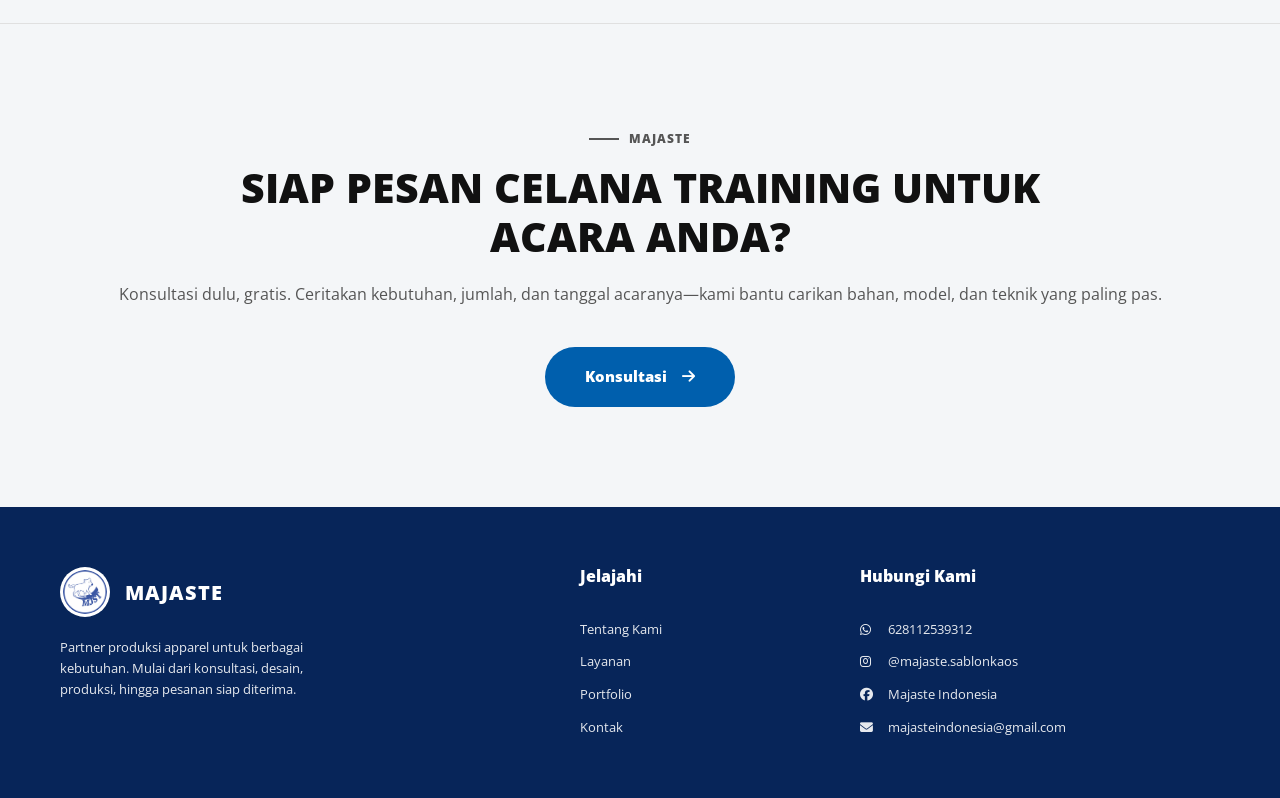
<file: layanan/training.html>
<!DOCTYPE html>
<html lang="id">
<head>
    <meta charset="UTF-8">
    <meta name="viewport" content="width=device-width, initial-scale=1.0">
    <title>Training Custom - MAJASTE</title>
    <link href="https://fonts.googleapis.com/css2?family=Open+Sans:wght@400;700;800&display=swap" rel="stylesheet">
    <link rel="stylesheet" href="https://cdnjs.cloudflare.com/ajax/libs/font-awesome/6.4.0/css/all.min.css">
    
    <!-- CSS PUSAT & CSS SUB-LAYANAN -->
    <link rel="stylesheet" href="../css/style.css">
    <link rel="stylesheet" href="../css/sub-layanan.css">
</head>
<body>
    <header class="header">
        <div class="container header-container">
            <a href="../index.html" class="logo-area">
                <img src="../assets/images/logo.png" alt="Logo Majaste" class="logo-img">
                <span class="logo-text">MAJASTE</span>
            </a>
            <button class="hamburger"><i class="fa-solid fa-bars"></i></button>
            <nav class="nav-menu">
                <a href="../tentang.html">Tentang Kami</a>
                <div class="dropdown">
                    <a href="../layanan.html" class="dropbtn" style="font-weight: 800;">Layanan <i class="fa-solid fa-caret-down"></i></a>
                    <div class="dropdown-content">
                        <a href="kaos.html">Kaos</a><a href="polo.html">Polo</a><a href="jersey.html">Jersey</a><a href="kemejapdh.html">Kemeja PDH</a><a href="jaketsingle.html">Jaket Single</a><a href="jaketdouble.html">Jaket Double</a><a href="training.html">Training</a>
                    </div>
                </div>
                <a href="../portfolio.html">Portfolio</a>
                <a href="../kontak.html">Kontak</a>
            </nav>
        </div>
    </header>

    <!-- SEC 1: HERO -->
    <section class="hero-polo bg-light">
        <div class="container hero-polo-container">
            <div class="hero-polo-text">
                <span class="section-label">LAYANAN</span>
                <h1 class="judul-hero">Celana Training Custom:</h1>
                <h2 class="sub-judul-hero">Tetap kompak saat bergerak</h2>
                <p style="font-size: 1.1rem; line-height: 1.8; color: var(--teks-abu); margin-bottom: 30px;">Pilihan tepat buat kamu yang butuh pakaian seragam yang fleksibel dan nyaman dipakai untuk bergerak. Cocok untuk kegiatan olahraga, acara santai, sampai seragam komunitas. Pesanan di sini sudah sepaket siap pakai: Setelan Atasan & Bawahan + Sablon/Bordir, jadi tinggal pakai dan langsung tampil kompak.</p>
                <a href="https://wa.me/628112539312" target="_blank" class="btn-kapsul-biru">Konsultasi <i class="fa-solid fa-arrow-right"></i></a>
            </div>
            <div class="hero-polo-image">
                <!-- Gambar Hero Training -->
                <img src="../assets/images/layanan/training/training-hero.jpg" alt="Ilustrasi Celana Training">
            </div>
        </div>
    </section>

    <!-- SEC 2: INFO & SYARAT -->
    <section class="info-polo bg-white">
        <div class="container info-container">
            
            <!-- Kolom Kiri: List -->
            <div class="info-left">
                <span class="section-label">PENGGUNAAN</span>
                <h2 class="sub-judul-hero" style="font-size: 1.8rem;">Untuk Berbagai Kebutuhan</h2>
                <div class="list-check">
                    <div class="list-check-item"><i class="fa-solid fa-check-square"></i> Celana olahraga (Sekolah/Umum)</div>
                    <div class="list-check-item"><i class="fa-solid fa-check-square"></i> Merchandise acara</div>
                    <div class="list-check-item"><i class="fa-solid fa-check-square"></i> Celana Outdoor</div>
                    <div class="list-check-item"><i class="fa-solid fa-check-square"></i> Celana seragam tim internal kantor</div>
                    <div class="list-check-item"><i class="fa-solid fa-check-square"></i> Pakaian santai</div>
                </div>

                <span class="section-label" style="margin-top: 40px;">SEBELUM PRODUKSI</span>
                <h2 class="sub-judul-hero" style="font-size: 1.8rem;">Hal yang Bisa Kamu Diskusikan</h2>
                <div class="list-check">
                    <div class="list-check-item"><i class="fa-solid fa-check-square"></i> Pemilihan Bahan</div>
                    <div class="list-check-item"><i class="fa-solid fa-check-square"></i> Detail desain</div>
                    <div class="list-check-item"><i class="fa-solid fa-check-square"></i> Pemilihan model</div>
                    <div class="list-check-item"><i class="fa-solid fa-check-square"></i> Jumlah, Harga, Durasi Produksi</div>
                    <div class="list-check-item"><i class="fa-solid fa-check-square"></i> Sablon atau bordir</div>
                </div>

                <span class="section-label" style="margin-top: 40px;">TAHAPAN PEMESANAN</span>
                <h2 class="sub-judul-hero" style="font-size: 1.8rem;">Bagaimana Proses Pemesanannya?</h2>
                <p style="font-size: 1.05rem; line-height: 1.8; color: var(--teks-abu);">Mulai dengan konsultasi untuk membahas kebutuhan dan spesifikasi. Setelah kesepakatan dan DP diterima, desain disiapkan untuk mendapatkan persetujuanmu. Produksi berjalan setelah desain disetujui.</p>
            </div>

            <!-- Kolom Kanan: Kotak Info Penting -->
            <div class="info-right">
                <div class="info-box">
                    <h3>Informasi Penting.</h3>
                    
                    <div class="info-item">
                        <h4>Minimal Order Quantity</h4>
                        <p>Minimal Order 24 pcs. Bisa mix ukuran dan lengan pendek/panjang.</p>
                    </div>
                    
                    <div class="info-item">
                        <h4>Ketentuan Free Sample</h4>
                        <p>Free sample tersedia untuk pesanan minimal 50 pcs yang sudah membayar DP. Pelaksanaannya mempertimbangkan ketersediaan waktu untuk proses pembuatan dan review sample.</p>
                    </div>

                    <div class="info-item">
                        <h4>Garansi Produk</h4>
                        <p>Penggantian produk baru berlaku untuk unit yang mengalami cacat bahan seperti kain bolong, warna sablon yang tidak sesuai dengan desain yang disetujui, ukuran yang tidak sesuai spesifikasi, atau cacat jahitan akibat proses produksi. Pemeriksaan dan pengajuan klaim dilakukan maksimal 3 hari sejak barang diterima. Garansi tidak berlaku untuk kerusakan akibat kesalahan penggunaan atau perawatan.</p>
                    </div>

                    <!-- Perhatikan: di desain Canva tombol ini tidak pakai panah, jadi saya hilangkan panahnya -->
                    <a href="https://wa.me/628112539312" target="_blank" class="btn-kapsul-biru" style="width: 100%; justify-content: center; margin-top: 10px;">Tanya di WA</a>
                </div>
            </div>

        </div>
    </section>

    <!-- SEC 3: UKURAN -->
    <section class="section-tabel bg-light">
        <div class="container">
            <h2>Panduan Ukuran</h2>
            <div class="tabel-wrapper">
                <!-- Gambar Ukuran Training -->
                <img src="../assets/images/layanan/training/majaste-training-ukuran.jpg" alt="Panduan Ukuran Celana Training">
            </div>
        </div>
    </section>

    <!-- SEC 4: HARGA -->
    <section class="section-tabel bg-light" style="padding-top: 0;">
        <div class="container">
            <h2>Harga Layanan</h2>
            <div class="tabel-wrapper">
                <!-- Gambar Harga Training -->
                <img src="../assets/images/layanan/training/majaste-training-harga.jpg" alt="Harga Celana Training">
            </div>
        </div>
    </section>

    <!-- SEC 5: CTA -->
    <section class="cta-polos bg-light" style="border-top: 1px solid #e0e0e0;">
        <div class="container">
            <span class="section-label" style="justify-content: center;">MAJASTE</span>
            <h2>Siap Pesan Celana Training untuk<br>Acara Anda?</h2>
            <p>Konsultasi dulu, gratis. Ceritakan kebutuhan, jumlah, dan tanggal acaranya—kami bantu carikan bahan, model, dan teknik yang paling pas.</p>
            <a href="https://wa.me/628112539312" target="_blank" class="btn-kapsul-biru">Konsultasi <i class="fa-solid fa-arrow-right"></i></a>
        </div>
    </section>

    <footer class="footer">
        <div class="container footer-container">
            <div class="footer-brand">
                <div class="logo-area"><img src="../assets/images/logo.png" alt="Logo Majaste" class="logo-img"><span class="logo-text">MAJASTE</span></div>
                <p>Partner produksi apparel untuk berbagai kebutuhan. Mulai dari konsultasi, desain, produksi, hingga pesanan siap diterima.</p>
            </div>
            <div class="footer-links">
                <h3>Jelajahi</h3>
                <a href="../tentang.html">Tentang Kami</a><a href="../layanan.html">Layanan</a><a href="../portfolio.html">Portfolio</a><a href="../kontak.html">Kontak</a>
            </div>
            <div class="footer-contact">
                <h3>Hubungi Kami</h3>
                <a href="https://wa.me/628112539312"><i class="fa-brands fa-whatsapp"></i> 628112539312</a>
                <a href="https://instagram.com/majaste.sablonkaos" target="_blank"><i class="fa-brands fa-instagram"></i> @majaste.sablonkaos</a>
                <a href="#"><i class="fa-brands fa-facebook"></i> Majaste Indonesia</a>
                <a href="mailto:majasteindonesia@gmail.com"><i class="fa-solid fa-envelope"></i> majasteindonesia@gmail.com</a>
            </div>
        </div>
    </footer>

    <!-- MODAL LIGHTBOX -->
    <div id="image-modal" class="modal">
        <span class="close-modal">&times;</span>
        <img class="modal-content" id="modal-img" oncontextmenu="return false;">
    </div>

    <script src="../js/script.js"></script>
</body>
</html>
</file>
<file: css/style.css>
/* =========================================
   1. RESET & VARIABEL DASAR (PUSAT)
========================================= */
:root {
    font-size: 85%;
    --biru-header: #072559;
    --biru-section: #005fad;
    --putih: #ffffff;
    --teks-gelap: #111111;
    --teks-abu: #555555;
    --font-utama: 'Open Sans', sans-serif;
    --hijau-hover: #25D366;
}

* { margin: 0; padding: 0; box-sizing: border-box; }

body {
    font-family: var(--font-utama);
    color: var(--teks-gelap);
    line-height: 1.6;
    background-color: var(--putih);
}

.container { max-width: 1200px; margin: 0 auto; padding: 0 20px; }
section { padding: 80px 0; }

/* UTILITY CLASSES */
.pt-0 { padding-top: 0 !important; }
.pt-40 { padding-top: 40px !important; }
.pb-40 { padding-bottom: 40px !important; }
.pt-60 { padding-top: 60px !important; }
.pb-60 { padding-bottom: 60px !important; }
.mt-20 { margin-top: 20px; }
.mt-40 { margin-top: 40px; }
.mb-30 { margin-bottom: 30px; }
.text-center { text-align: center; }
.text-white { color: var(--putih) !important; }
.text-dark { color: var(--teks-abu); }

/* =========================================
   2. TIPOGRAFI & BUTTONS
========================================= */
h1, h2, h3, h4 { font-weight: 800; line-height: 1.2; }
h2 { font-size: 2rem; margin-bottom: 15px; text-transform: uppercase; }
.sub-label { font-size: 0.9rem; font-weight: 700; text-transform: uppercase; letter-spacing: 1px; margin-bottom: 10px; display: block; }
.section-desc { font-size: 1.1rem; margin-bottom: 40px; color: #e0e0e0; }
.section-putih .section-desc { color: var(--teks-abu); }

.btn { display: inline-block; padding: 14px 30px; border-radius: 8px; font-weight: 700; text-decoration: none; transition: all 0.3s ease; font-size: 1rem; border: none; cursor: pointer; }
.btn-primary { background-color: var(--biru-section); color: var(--putih); }
.btn-white { background-color: var(--putih); color: var(--teks-gelap); }

@keyframes pulse {
    0% { transform: scale(1); }
    50% { transform: scale(1.05); }
    100% { transform: scale(1); }
}
.btn-animasi { animation: pulse 1.5s infinite; }
.btn-animasi:hover { animation: none; background-color: var(--hijau-hover) !important; color: var(--putih) !important; transform: scale(1.1); box-shadow: 0 8px 20px rgba(0,0,0,0.2); }

/* =========================================
   3. HEADER & NAVIGASI DROPDOWN
========================================= */
.header { background-color: var(--biru-header); padding: 15px 0; position: sticky; top: 0; z-index: 1000; }
.header-container { display: flex; justify-content: space-between; align-items: center; }
.logo-area { display: flex; align-items: center; gap: 15px; text-decoration: none; color: var(--putih); }
.logo-img { width: 50px; height: 50px; background-color: var(--putih); border-radius: 50%; object-fit: contain; padding: 3px; }
.logo-text { font-size: 1.5rem; font-weight: 800; letter-spacing: 1px; }

.nav-menu { display: flex; align-items: center; gap: 30px; }
.nav-menu a, .dropbtn { color: var(--putih); text-decoration: none; font-weight: 400; font-size: 1.05rem; background: none; border: none; cursor: pointer; font-family: var(--font-utama); transition: 0.3s; }
.nav-menu a:hover, .dropbtn:hover { opacity: 0.8; }

.dropdown { position: relative; display: inline-block; }
.dropdown-content { display: none; position: absolute; background-color: var(--putih); min-width: 200px; box-shadow: 0px 8px 16px 0px rgba(0,0,0,0.2); z-index: 1001; border-radius: 8px; overflow: hidden; top: 100%; left: 0; }
.dropdown-content a { color: var(--teks-gelap); padding: 12px 16px; text-decoration: none; display: block; font-size: 0.95rem; }
.dropdown-content a:hover { background-color: #f1f1f1; color: var(--biru-section); }
.dropdown:hover .dropdown-content { display: block; }
.hamburger { display: none; cursor: pointer; font-size: 2rem; color: var(--putih); background: none; border: none; }

/* =========================================
   4. FOOTER
========================================= */
.footer { background-color: var(--biru-header); color: var(--putih); padding: 60px 0; }
.footer-container { display: grid; grid-template-columns: 2fr 1fr 1.5fr; gap: 40px; }
.footer-brand p { margin-top: 20px; font-size: 0.95rem; max-width: 300px; opacity: 0.9; }
.footer h3 { margin-bottom: 20px; font-size: 1.2rem; }
.footer-links, .footer-contact { display: flex; flex-direction: column; gap: 12px; }
.footer a { color: var(--putih); text-decoration: none; font-size: 0.95rem; opacity: 0.9; transition: 0.3s; }
.footer a:hover { opacity: 1; text-decoration: underline; }
.footer i { width: 20px; margin-right: 5px; }

/* =========================================
   5. LAYOUT DASAR (GRID/FLEX YANG SERING DIPAKAI)
========================================= */
.tentang-container { display: grid; grid-template-columns: 1fr 1fr; gap: 60px; align-items: center; }
.tentang-text h2 { font-size: 2rem; margin-top: 10px; margin-bottom: 25px; }
.tentang-text p { font-size: 1.05rem; color: var(--teks-abu); margin-bottom: 15px; line-height: 1.8; }
.tentang-image img { display: block; }

.section-biru { background-color: var(--biru-section); color: var(--putih); }
.section-biru h2 { color: var(--putih); }

/* =========================================
   6. RESPONSIVE DASAR (MOBILE)
========================================= */
@media (max-width: 992px) {
    .tentang-container { grid-template-columns: 1fr; gap: 40px; }
    .tentang-image { order: -1; }
    .footer-container { grid-template-columns: 1fr; }
}

@media (max-width: 768px) {
    .header-container { flex-direction: row; justify-content: space-between; position: relative; }
    .hamburger { display: block; }
    .nav-menu { display: none; flex-direction: column; width: 100%; background-color: var(--biru-header); position: absolute; top: 100%; left: 0; padding: 20px; gap: 15px; box-shadow: 0 8px 16px rgba(0,0,0,0.2); }
    .nav-menu.active { display: flex; }
    .dropdown { width: 100%; }
    .dropbtn { width: 100%; text-align: left; display: flex; justify-content: space-between; }
    .dropdown-content { position: static; box-shadow: none; background-color: transparent; padding-left: 20px; display: none; }
    .dropdown-content a { color: var(--putih); border-bottom: 1px solid rgba(255,255,255,0.1); }
    .dropdown:hover .dropdown-content { display: none; }
    .dropdown.active .dropdown-content { display: block; }
}
</file>
<file: css/home.css>
/* =========================================
   KHUSUS HALAMAN HOME
========================================= */

/* Hero Section */
.hero { padding-top: 80px; padding-bottom: 40px; }
.hero-title { font-size: 3rem; margin-bottom: 20px; }
.hero-subtitle { font-size: 1.2rem; color: var(--teks-abu); margin-bottom: 40px; }
.hero-image-wrapper { width: 100%; margin-bottom: 40px; }
.hero-img { width: 100%; max-width: 900px; height: auto; display: block; margin: 0 auto; }
.hero-buttons { display: flex; justify-content: center; gap: 20px; }

/* USP Section */
.usp-grid { display: grid; grid-template-columns: repeat(4, 1fr); gap: 20px; }
.usp-card { border: 2px solid var(--teks-gelap); border-radius: 12px; padding: 30px 20px; }
.usp-icon { font-size: 2.5rem; margin-bottom: 15px; color: var(--teks-gelap); }
.usp-card h3 { font-size: 1.1rem; margin-bottom: 10px; }
.usp-card p { font-size: 0.9rem; color: var(--teks-abu); line-height: 1.5; }

/* Gambar Section Tentang (Home) */
.tentang .tentang-image img {
    width: 100% !important;
    height: auto !important;
    object-fit: cover;
    border-radius: 10px;
}

/* Cara Kerja & Cara Order */
.image-flow-wrapper { margin-top: 40px; width: 100%; }
.image-flow-wrapper .img-fluid { max-width: 100%; height: auto; border-radius: 10px; display: block; margin: 0 auto; }

/* Portfolio Home */
.port-grid { display: grid; grid-template-columns: repeat(4, 1fr); gap: 30px; margin-top: 40px; margin-bottom: 30px; }
.port-card img { width: 100%; aspect-ratio: 1 / 1; object-fit: cover; border-radius: 10px; margin-bottom: 15px; background-color: #f0f0f0; }
.port-card h3 { font-size: 1.5rem; margin-bottom: 5px; }
.port-note { font-size: 0.85rem; color: var(--teks-abu); max-width: 800px; margin: 0 auto; }

/* Layanan Home (Ikon Bulat) */
.layanan-grid { display: grid; grid-template-columns: repeat(4, 1fr); gap: 20px; margin-top: 40px; }
.layanan-card { display: flex; flex-direction: column; align-items: center; }
.layanan-icon-wrapper { width: 150px; height: 150px; aspect-ratio: 1 / 1; flex-shrink: 0; border-radius: 50%; background-color: var(--putih); display: flex; justify-content: center; align-items: center; margin-bottom: 20px; border: 3px solid var(--teks-gelap); overflow: hidden; }
.layanan-icon-wrapper img { width: 65%; height: 65%; object-fit: contain; }
.layanan-title { font-size: 1.4rem; color: var(--putih); text-decoration: underline; text-transform: uppercase; margin-bottom: 15px; }
.layanan-desc-box { background-color: var(--putih); color: var(--teks-gelap); padding: 20px; border-radius: 0px; font-size: 0.9rem; text-align: left; height: 100%; }

/* FAQ Section */
.faq-container { display: grid; grid-template-columns: 1fr 1.5fr; gap: 60px; align-items: flex-start; }
.faq-text h2 { margin-top: 10px; margin-bottom: 20px; }
.faq-text p { color: var(--teks-abu); margin-bottom: 30px; }
.faq-item { border-bottom: 1px solid #ddd; padding: 15px 0; }
.faq-label { display: flex; justify-content: space-between; align-items: center; cursor: pointer; }
.faq-label h4 { font-size: 1rem; font-weight: 700; }
.faq-label i { font-size: 1.2rem; transition: transform 0.3s; }
.faq-input { display: none; }
.faq-content { max-height: 0; overflow: hidden; transition: max-height 0.3s ease-out; }
.faq-content p { padding-top: 15px; font-size: 0.95rem; color: var(--teks-abu); line-height: 1.6; }
.faq-input:checked ~ .faq-content { max-height: 500px; }
.faq-input:checked ~ .faq-label i { transform: rotate(180deg); }

/* Testimoni Home */
.testi-grid { display: grid; grid-template-columns: repeat(4, 1fr); gap: 20px; margin-top: 50px; text-align: left; }
.testi-card { background-color: var(--putih); padding: 30px 20px; border-radius: 15px; box-shadow: 0 4px 20px rgba(0,0,0,0.08); display: flex; flex-direction: column; justify-content: space-between; }
.quote-icon { font-size: 2rem; color: #d1d8e0; margin-bottom: 15px; }
.testi-card p { font-size: 0.95rem; color: var(--teks-gelap); margin-bottom: 25px; flex-grow: 1; line-height: 1.6; }
.testi-card h4 { font-size: 0.9rem; font-weight: 800; text-align: right; }

/* Responsif Home */
@media (max-width: 992px) {
    .usp-grid, .port-grid, .layanan-grid, .testi-grid { grid-template-columns: repeat(2, 1fr); }
    .faq-container { grid-template-columns: 1fr; gap: 40px; }
}

@media (max-width: 768px) {
    .hero-title { font-size: 2rem; }
    .hero-buttons { flex-direction: column; }
    .usp-grid, .port-grid, .layanan-grid, .testi-grid { grid-template-columns: 1fr; }
}
</file>
<file: css/kontak.css>
/* =========================================
   KHUSUS HALAMAN KONTAK
========================================= */

.kontak-section { padding: 80px 0; }
.kontak-container { display: grid; grid-template-columns: 1fr 1fr; gap: 60px; align-items: start; }

/* Judul Kecil & Garis */
.kontak-header { display: flex; align-items: center; gap: 15px; margin-bottom: 10px; }
.garis-kecil { width: 40px; height: 2px; background-color: var(--teks-gelap); }

/* List Info Kontak (Kiri) */
.list-kontak { display: flex; flex-direction: column; }
.kontak-item { display: flex; align-items: center; padding: 20px 0; border-bottom: 1px solid #ddd; text-decoration: none; color: var(--teks-gelap); transition: all 0.3s ease; }
.kontak-item:last-child { border-bottom: none; }
.kontak-item:hover { padding-left: 10px; background-color: #f9f9f9; }

.kontak-icon { font-size: 1.8rem; width: 50px; flex-shrink: 0; }
.kontak-detail { display: flex; flex-direction: column; flex-grow: 1; }
.kontak-label { font-size: 0.8rem; font-weight: 800; color: var(--biru-section); margin-bottom: 3px; }
.kontak-value { font-size: 1.05rem; font-weight: 700; color: var(--teks-gelap); }
.kontak-arrow { color: #ccc; font-size: 1.2rem; transition: 0.3s; }
.kontak-item:hover .kontak-arrow { color: var(--teks-gelap); }

/* Form (Kanan) */
.form-box { background-color: #f5f7fa; padding: 40px; border-radius: 15px; }
.form-group { margin-bottom: 20px; }
.form-group label { display: block; font-size: 0.9rem; font-weight: 800; color: var(--teks-gelap); margin-bottom: 8px; }
.form-group input, .form-group select, .form-group textarea { width: 100%; padding: 15px; border: 1px solid #ddd; border-radius: 8px; font-family: var(--font-utama); font-size: 0.95rem; color: var(--teks-gelap); outline: none; transition: 0.3s; }
.form-group input:focus, .form-group select:focus, .form-group textarea:focus { border-color: var(--biru-section); box-shadow: 0 0 0 3px rgba(0, 95, 173, 0.1); }
.form-group textarea { resize: vertical; }

/* CTA Bawah */
.cta-about { padding: 100px 0; text-align: left !important; }
.cta-about-container { display: flex; justify-content: space-between; align-items: center; gap: 40px; }
.cta-about-text { flex: 1; }
.cta-about-btn { flex-shrink: 0; }
.btn-kapsul { display: inline-flex; align-items: center; gap: 15px; background-color: var(--putih); color: var(--teks-gelap); font-weight: 800; font-size: 1.1rem; padding: 18px 40px; border-radius: 50px; text-decoration: none; border: 3px solid var(--teks-gelap); animation: pulse 1.5s infinite; }
.btn-kapsul:hover { animation: none; background-color: var(--hijau-hover) !important; color: var(--putih) !important; border-color: var(--hijau-hover) !important; transform: scale(1.1); box-shadow: 0 8px 20px rgba(0,0,0,0.2); }

/* Responsif Kontak */
@media (max-width: 992px) {
    .kontak-container { grid-template-columns: 1fr; gap: 50px; }
    .form-box { padding: 25px; }
    .cta-about-container { flex-direction: column; text-align: center; }
    .cta-about-text h2 { font-size: 2rem !important; }
}
</file>
<file: css/layanan.css>
/* =========================================
   KHUSUS HALAMAN LAYANAN (MAIN)
========================================= */

/* Grid Layanan */
.layanan-list { padding: 80px 0; }
.layanan-grid-desain { display: grid; grid-template-columns: repeat(4, 1fr); gap: 30px; margin-bottom: 60px; }
.layanan-grid-desain.bawah { grid-template-columns: repeat(3, 1fr); max-width: 85%; margin: 0 auto; }

/* Item Layanan */
.layanan-item { text-align: center; display: flex; flex-direction: column; align-items: center; }
.layanan-img-box { width: 100%; aspect-ratio: 1 / 1; border: 3px solid var(--teks-gelap); background-color: var(--putih); display: flex; justify-content: center; align-items: center; margin-bottom: 20px; padding: 15px; }
.layanan-img-box img { width: 80%; height: 80%; object-fit: contain; }
.layanan-item h3 { font-size: 1.6rem; margin-bottom: 15px; text-transform: capitalize; font-weight: 800; }
.layanan-item p { font-size: 0.95rem; color: var(--teks-gelap); line-height: 1.6; margin-bottom: 20px; flex-grow: 1; }

/* Tombol Kecil "Selengkapnya" */
.btn-kecil { padding: 8px 30px; font-size: 0.9rem; border-radius: 50px; width: 100%; max-width: 200px; }

/* Disclaimer Section */
.disclaimer-box { background-color: var(--putih); padding: 30px 40px; border-radius: 20px; margin-bottom: 20px; text-align: center; box-shadow: 0 4px 15px rgba(0,0,0,0.05); }
.disclaimer-box:last-child { margin-bottom: 0; }
.disclaimer-box h4 { font-size: 1.2rem; margin-bottom: 10px; font-weight: 800; }
.disclaimer-box p { font-size: 1rem; color: var(--teks-gelap); line-height: 1.6; max-width: 900px; margin: 0 auto; }

/* CTA Bawah */
.cta-about { padding: 100px 0; text-align: left !important; }
.cta-about-container { display: flex; justify-content: space-between; align-items: center; gap: 40px; }
.cta-about-text { flex: 1; }
.cta-about-btn { flex-shrink: 0; }
.btn-kapsul { display: inline-flex; align-items: center; gap: 15px; background-color: var(--putih); color: var(--teks-gelap); font-weight: 800; font-size: 1.1rem; padding: 18px 40px; border-radius: 50px; text-decoration: none; border: 3px solid var(--teks-gelap); animation: pulse 1.5s infinite; }
.btn-kapsul:hover { animation: none; background-color: var(--hijau-hover) !important; color: var(--putih) !important; border-color: var(--hijau-hover) !important; transform: scale(1.1); box-shadow: 0 8px 20px rgba(0,0,0,0.2); }

/* Responsif Layanan */
@media (max-width: 992px) {
    .layanan-grid-desain { grid-template-columns: repeat(2, 1fr); }
    .layanan-grid-desain.bawah { grid-template-columns: repeat(2, 1fr); max-width: 100%; }
    .cta-about-container { flex-direction: column; text-align: center; }
    .cta-about-text h2 { font-size: 2rem !important; }
}

@media (max-width: 768px) {
    .layanan-grid-desain { grid-template-columns: 1fr; }
    .layanan-grid-desain.bawah { grid-template-columns: 1fr; }
}
</file>
<file: css/portfolio.css>
/* =========================================
   KHUSUS HALAMAN PORTFOLIO
========================================= */

/* Filter Tombol (Desktop) */
.petunjuk-klik { font-size: 0.9rem; color: var(--teks-abu); margin-bottom: 20px; }
.filter-buttons { display: flex; justify-content: center; flex-wrap: wrap; gap: 15px; margin-bottom: 40px; }
.filter-btn { padding: 10px 25px; border-radius: 50px; background-color: var(--putih); border: 2px solid var(--teks-gelap); color: var(--teks-gelap); font-weight: 700; cursor: pointer; transition: 0.3s; }
.filter-btn:hover { background-color: #f0f0f0; }
.filter-btn.active { background-color: var(--biru-section); border-color: var(--biru-section); color: var(--putih); }

/* Filter Dropdown (Mobile) */
.filter-dropdown { display: none; width: 100%; padding: 12px; border-radius: 8px; border: 2px solid var(--teks-gelap); font-family: var(--font-utama); font-weight: 700; font-size: 1rem; margin-bottom: 30px; }

/* =========================================
   GRID GALERI (DESKTOP)
========================================= */
.portfolio-grid { display: grid; grid-template-columns: repeat(4, 1fr); gap: 20px; margin-bottom: 40px; }

.portfolio-item { 
    position: relative; 
    width: 100%; 
    aspect-ratio: 1 / 1; 
    border: 1px solid #ddd; 
    overflow: hidden; 
    border-radius: 8px; 
    background-color: #e0e0e0; 
}

.portfolio-item img { 
    width: 100%; 
    height: 100%; 
    object-fit: cover; 
    cursor: pointer; 
    transition: transform 0.3s ease; 
    -webkit-user-drag: none; 
    user-select: none; 
    opacity: 0; 
    transition: opacity 0.4s ease-in-out;
}

.portfolio-item img.loaded { opacity: 1; }
.portfolio-item img:hover { transform: scale(1.05); }

/* Pagination */
.pagination { display: flex; justify-content: center; align-items: center; gap: 20px; }
.page-numbers { display: flex; gap: 10px; font-size: 1.2rem; font-weight: 700; }
.page-num { cursor: pointer; padding: 5px 10px; transition: 0.3s; }
.page-num.active { color: var(--biru-section); }
.page-btn.arrow { background: none; border: none; font-size: 2rem; color: var(--biru-section); cursor: pointer; transition: 0.3s; }
.page-btn.arrow:hover { transform: scale(1.1); }

/* Lightbox Modal (Pop-up) */
.modal { display: none; position: fixed; z-index: 9999; left: 0; top: 0; width: 100%; height: 100%; background-color: rgba(0,0,0,0.9); justify-content: center; align-items: center; }
.modal-content { max-width: 90%; max-height: 90vh; object-fit: contain; -webkit-user-drag: none; user-select: none; }
.close-modal { position: absolute; top: 20px; right: 40px; color: #fff; font-size: 40px; font-weight: bold; cursor: pointer; }
.image-protection { position: absolute; top: 0; left: 0; width: 100%; height: 100%; z-index: 10000; }

/* CTA Bawah */
.cta-about { padding: 100px 0; text-align: left !important; }
.cta-about-container { display: flex; justify-content: space-between; align-items: center; gap: 40px; }
.cta-about-text { flex: 1; }
.cta-about-btn { flex-shrink: 0; }
.btn-kapsul { display: inline-flex; align-items: center; gap: 15px; background-color: var(--putih); color: var(--teks-gelap); font-weight: 800; font-size: 1.1rem; padding: 18px 40px; border-radius: 50px; text-decoration: none; border: 3px solid var(--teks-gelap); animation: pulse 1.5s infinite; }
.btn-kapsul:hover { animation: none; background-color: var(--hijau-hover) !important; color: var(--putih) !important; border-color: var(--hijau-hover) !important; transform: scale(1.1); box-shadow: 0 8px 20px rgba(0,0,0,0.2); }

/* =========================================
   CAROUSEL MODE & HIDE PAGINATION (MOBILE)
========================================= */
@media (max-width: 768px) {
    .filter-buttons { display: none; }
    .filter-dropdown { display: block; }
    #pagination-container { display: none !important; }

    .portfolio-grid.carousel-mode {
        display: flex !important;
        flex-wrap: nowrap !important;
        overflow-x: auto !important;
        scroll-snap-type: x mandatory;
        gap: 15px;
        padding-bottom: 20px;
        scrollbar-width: none; 
        -ms-overflow-style: none; 
    }

    .portfolio-grid.carousel-mode::-webkit-scrollbar { display: none; }

    .portfolio-grid.carousel-mode .portfolio-item {
        flex: 0 0 85%; 
        scroll-snap-align: center;
        aspect-ratio: 1 / 1;
    }
}

@media (max-width: 992px) {
    .cta-about-container { flex-direction: column; text-align: center; }
    .cta-about-text h2 { font-size: 2rem !important; }
}

/* =========================================
   ANIMASI LOADING TEKS & TITIK-TITIK
========================================= */
.loading-text-container {
    grid-column: 1 / -1;
    display: flex;
    justify-content: center;
    align-items: center;
    min-height: 200px;
    width: 100%;
    text-align: center;
}

.loading-text {
    font-size: 1.2rem;
    font-weight: 700;
    color: var(--teks-abu);
}

/* Animasi Titik-titik */
.dots::after {
    content: '';
    animation: dot-anim 1.5s steps(4, end) infinite;
}

@keyframes dot-anim {
    0%, 20% { content: ''; }
    40% { content: '.'; }
    60% { content: '..'; }
    80%, 100% { content: '...'; }
}
</file>
<file: css/tentang.css>
/* =========================================
   KHUSUS HALAMAN TENTANG KAMI
========================================= */

/* Hero Tentang */
.tentang-hero { padding: 100px 0 120px 0; text-align: left !important; }
.hero-title-left { font-size: 4rem; color: var(--putih); line-height: 1.1; margin-bottom: 25px; }

/* Section Perjalanan */
.teks-perjalanan p { font-size: 1.05rem; color: var(--teks-gelap); margin-bottom: 15px; line-height: 1.8; }
.blockquote { border-left: 4px solid #5b7ab8; padding-left: 20px; margin-top: 30px; margin-left: 20px; }
.blockquote p { font-weight: 800; font-size: 1.1rem; line-height: 1.6; color: var(--teks-gelap); }

/* Mengatur Gambar Perjalanan & Founder (Besar 100%) */
.perjalanan .tentang-image img, 
.founder .tentang-image img {
    width: 100% !important;
    height: auto !important;
    object-fit: cover;
    border-radius: 10px;
}

/* Perataan: Perjalanan Rata Atas, Founder Rata Tengah */
.perjalanan .tentang-container { align-items: flex-start !important; }
.founder .tentang-container { align-items: center !important; }

/* Section Value (Glassmorphism) */
.value-section { padding: 100px 0; position: relative; background-size: cover; background-position: center; background-attachment: fixed; }
.value-overlay { position: absolute; top: 0; left: 0; width: 100%; height: 100%; background-color: rgba(255, 255, 255, 0.7); }
.value-section .container { text-align: center; }
.value-grid { display: grid; grid-template-columns: repeat(3, 1fr); gap: 30px; margin-top: 50px; margin-bottom: 30px; }
.value-card { background: rgba(255, 255, 255, 0.4); backdrop-filter: blur(15px); -webkit-backdrop-filter: blur(15px); border: 1px solid rgba(255, 255, 255, 0.6); border-radius: 20px; padding: 40px 30px; text-align: left; box-shadow: 0 8px 32px rgba(0, 0, 0, 0.05); }
.value-number { display: block; font-weight: 800; font-size: 1rem; margin-bottom: 20px; }
.value-card h3 { font-size: 1.8rem; margin-bottom: 15px; }
.value-card p { font-size: 1rem; line-height: 1.6; color: var(--teks-gelap); }
.value-approach { background: rgba(255, 255, 255, 0.6); backdrop-filter: blur(15px); -webkit-backdrop-filter: blur(15px); border: 1px solid rgba(255, 255, 255, 0.8); border-radius: 20px; padding: 50px; text-align: left; box-shadow: 0 8px 32px rgba(0, 0, 0, 0.05); }
.value-approach p { font-size: 1.05rem; line-height: 1.7; }

/* CTA Bawah */
.cta-about { padding: 100px 0; text-align: left !important; }
.cta-about-container { display: flex; justify-content: space-between; align-items: center; gap: 40px; }
.cta-about-text { flex: 1; }
.cta-about-btn { flex-shrink: 0; }
.btn-kapsul { display: inline-flex; align-items: center; gap: 15px; background-color: var(--putih); color: var(--teks-gelap); font-weight: 800; font-size: 1.1rem; padding: 18px 40px; border-radius: 50px; text-decoration: none; border: 3px solid var(--teks-gelap); animation: pulse 1.5s infinite; }
.btn-kapsul:hover { animation: none; background-color: var(--hijau-hover) !important; color: var(--putih) !important; border-color: var(--hijau-hover) !important; transform: scale(1.1); box-shadow: 0 8px 20px rgba(0,0,0,0.2); }

/* Responsif Tentang */
@media (max-width: 992px) {
    .hero-title-left { font-size: 3rem; }
    .value-grid { grid-template-columns: 1fr; }
    .cta-about-container { flex-direction: column; text-align: center; }
    .cta-about-text h2 { font-size: 2rem !important; }
    .blockquote { margin-left: 0; }
}
</file>
<file: css/sub-layanan.css>
/* =========================================
   KHUSUS SUB-HALAMAN LAYANAN (DESAIN BARU)
========================================= */

/* Warna Background Khusus Halaman Ini */
.bg-light { background-color: #f4f6f8; }
.bg-white { background-color: #ffffff; }

/* Tipografi */
.judul-hero { font-size: 3.5rem; line-height: 1.1; margin-bottom: 15px; font-weight: 800; color: var(--teks-gelap); }
.sub-judul-hero { font-size: 2rem; line-height: 1.2; margin-bottom: 20px; font-weight: 800; color: var(--teks-gelap); }
.section-label { display: inline-flex; align-items: center; gap: 10px; font-size: 0.9rem; font-weight: 800; color: var(--teks-abu); text-transform: uppercase; letter-spacing: 1px; margin-bottom: 15px; }
.section-label::before { content: ""; display: block; width: 30px; height: 2px; background-color: var(--teks-abu); }

/* --- SEC 1: HERO --- */
.hero-polo { padding: 100px 0; }
.hero-polo-container { display: flex; align-items: center; justify-content: space-between; gap: 60px; }
.hero-polo-text { flex: 1; }
.hero-polo-image { flex: 1; display: flex; justify-content: flex-end; }
.hero-polo-image img { width: 100%; max-width: 500px; border-radius: 20px; box-shadow: 0 10px 30px rgba(0,0,0,0.1); }

/* --- SEC 2: INFO & SYARAT --- */
.info-polo { padding: 100px 0; }
.info-container { display: grid; grid-template-columns: 1.3fr 1fr; gap: 60px; align-items: flex-start; }

/* List Centang */
.list-check { display: grid; grid-template-columns: 1fr 1fr; gap: 15px; margin-bottom: 40px; }
.list-check-item { display: flex; align-items: flex-start; gap: 10px; font-size: 1.05rem; color: var(--teks-gelap); }
.list-check-item i { color: #25D366; font-size: 1.2rem; margin-top: 3px; }

/* Kotak Informasi Penting */
.info-box { background: #ffffff; border-radius: 20px; padding: 40px; box-shadow: 0 10px 30px rgba(0,0,0,0.05); }
.info-box h3 { font-size: 1.5rem; margin-bottom: 25px; font-weight: 800; }
.info-item { margin-bottom: 25px; border-bottom: 1px solid #eee; padding-bottom: 25px; }
.info-item:last-child { border-bottom: none; margin-bottom: 0; padding-bottom: 0; }
.info-item h4 { font-size: 1.1rem; font-weight: 800; margin-bottom: 10px; }
.info-item p { font-size: 0.95rem; color: var(--teks-abu); line-height: 1.7; margin: 0; }

/* --- SEC 3 & 4: UKURAN & HARGA --- */
.section-tabel { padding: 100px 0; }
.section-tabel h2 { font-size: 2rem; margin-bottom: 30px; font-weight: 800; text-decoration: underline; }
.tabel-wrapper { background: #ffffff; border: 1px solid #ddd; border-radius: 10px; overflow: hidden; }
.tabel-wrapper img { width: 100%; height: auto; display: block; cursor: pointer; }

/* --- SEC 5: CTA --- */
.cta-polos { padding: 100px 0; text-align: center; }
.cta-polos h2 { font-size: 3rem; line-height: 1.2; margin-bottom: 20px; font-weight: 800; color: var(--teks-gelap); }
.cta-polos p { font-size: 1.2rem; color: var(--teks-abu); margin-bottom: 40px; }

/* Tombol Kapsul Biru */
.btn-kapsul-biru { 
    display: inline-flex; align-items: center; gap: 15px; 
    background-color: var(--biru-section); color: var(--putih); 
    font-weight: 800; font-size: 1.1rem; padding: 18px 40px; 
    border-radius: 50px; text-decoration: none; border: none; 
    transition: all 0.3s ease;
}
.btn-kapsul-biru:hover { 
    background-color: var(--hijau-hover); 
    transform: scale(1.05); 
    box-shadow: 0 8px 20px rgba(0,0,0,0.2); 
}

/* --- MODAL LIGHTBOX --- */
.modal { display: none; position: fixed; z-index: 9999; left: 0; top: 0; width: 100%; height: 100%; background-color: rgba(0,0,0,0.9); justify-content: center; align-items: center; }
.modal-content { max-width: 95%; max-height: 95vh; object-fit: contain; }
.close-modal { position: absolute; top: 20px; right: 40px; color: #fff; font-size: 40px; font-weight: bold; cursor: pointer; }

/* --- RESPONSIF MOBILE --- */
@media (max-width: 992px) {
    .hero-polo-container { flex-direction: column; text-align: center; }
    .hero-polo-image { justify-content: center; margin-top: 40px; }
    .judul-hero { font-size: 2.5rem; }
    
    .info-container { grid-template-columns: 1fr; }
    .list-check { grid-template-columns: 1fr; }
    
    .cta-polos h2 { font-size: 2.2rem; }
}
/* =========================================
   PERBAIKAN JARAK (PADDING) UNTUK MOBILE
========================================= */
@media (max-width: 768px) {
    .info-left {
        padding-left: 20px !important;
        padding-right: 20px !important;
    }
}
</file>
